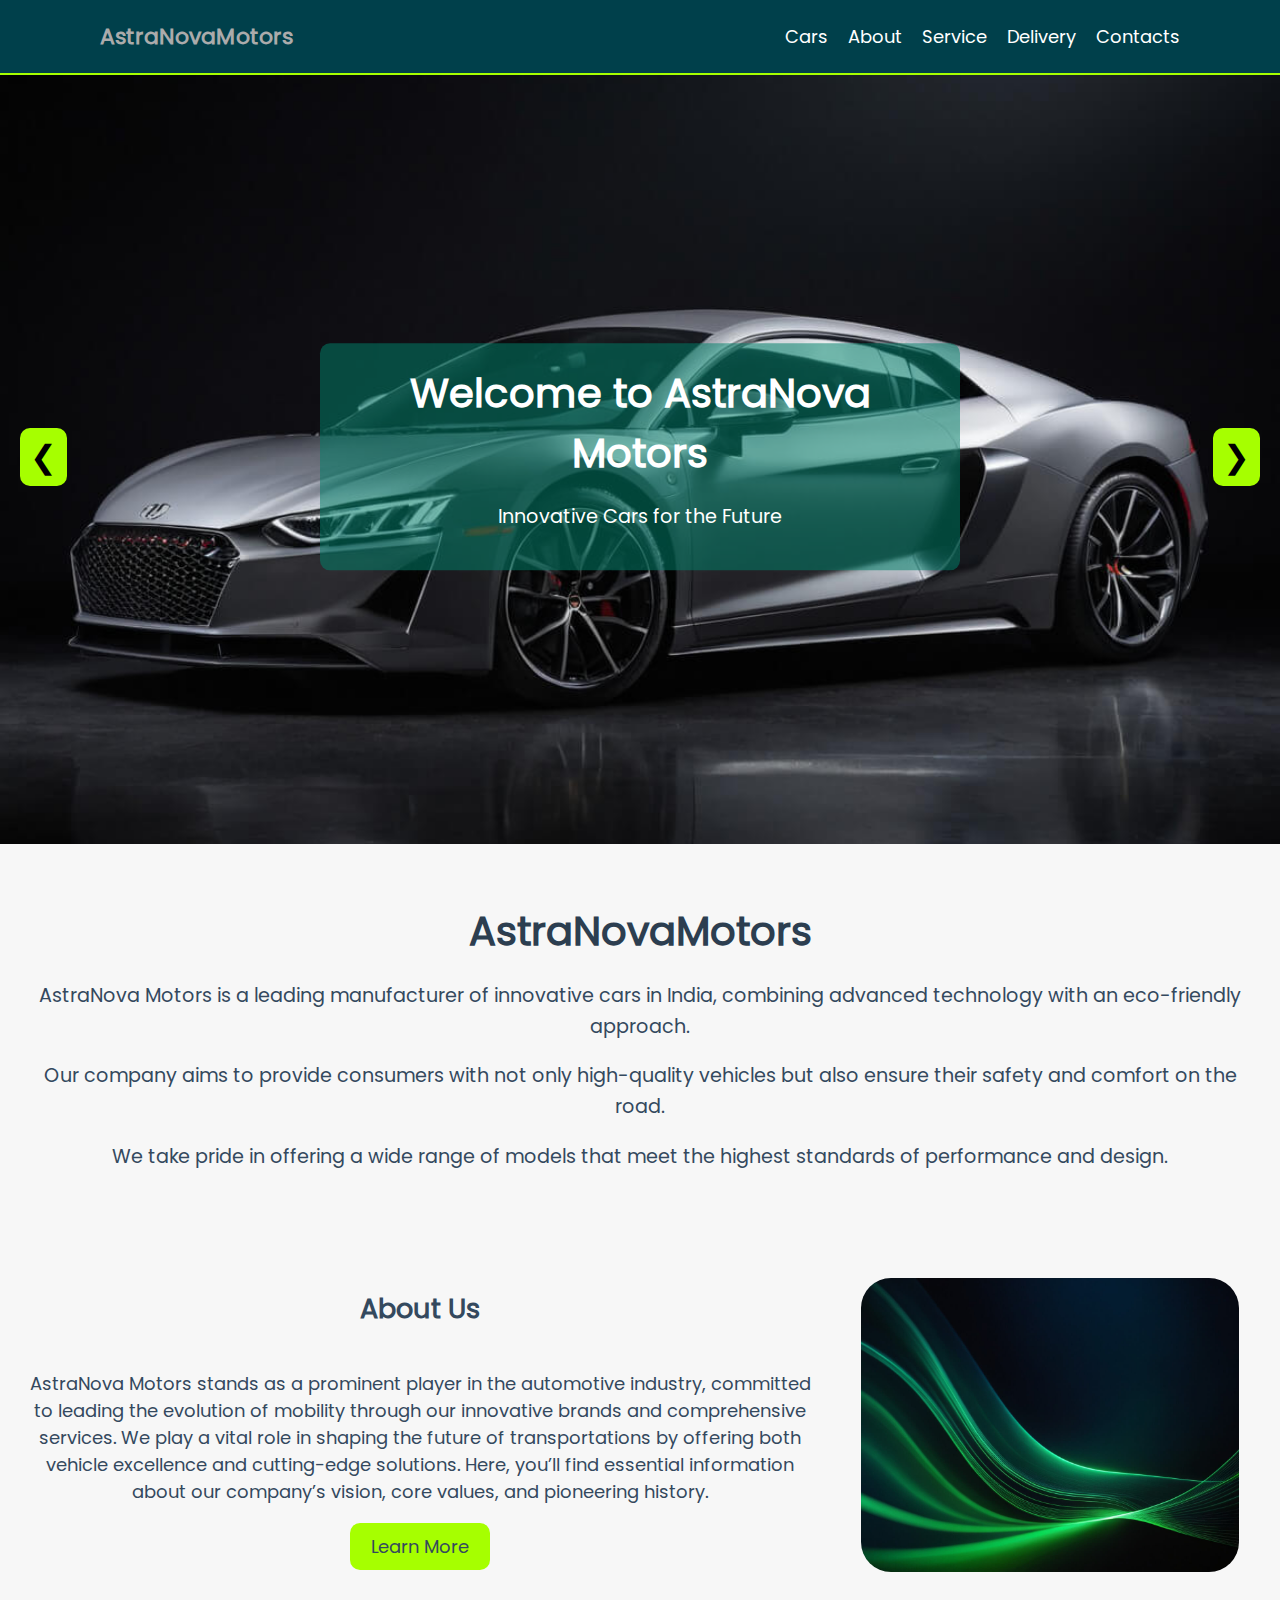
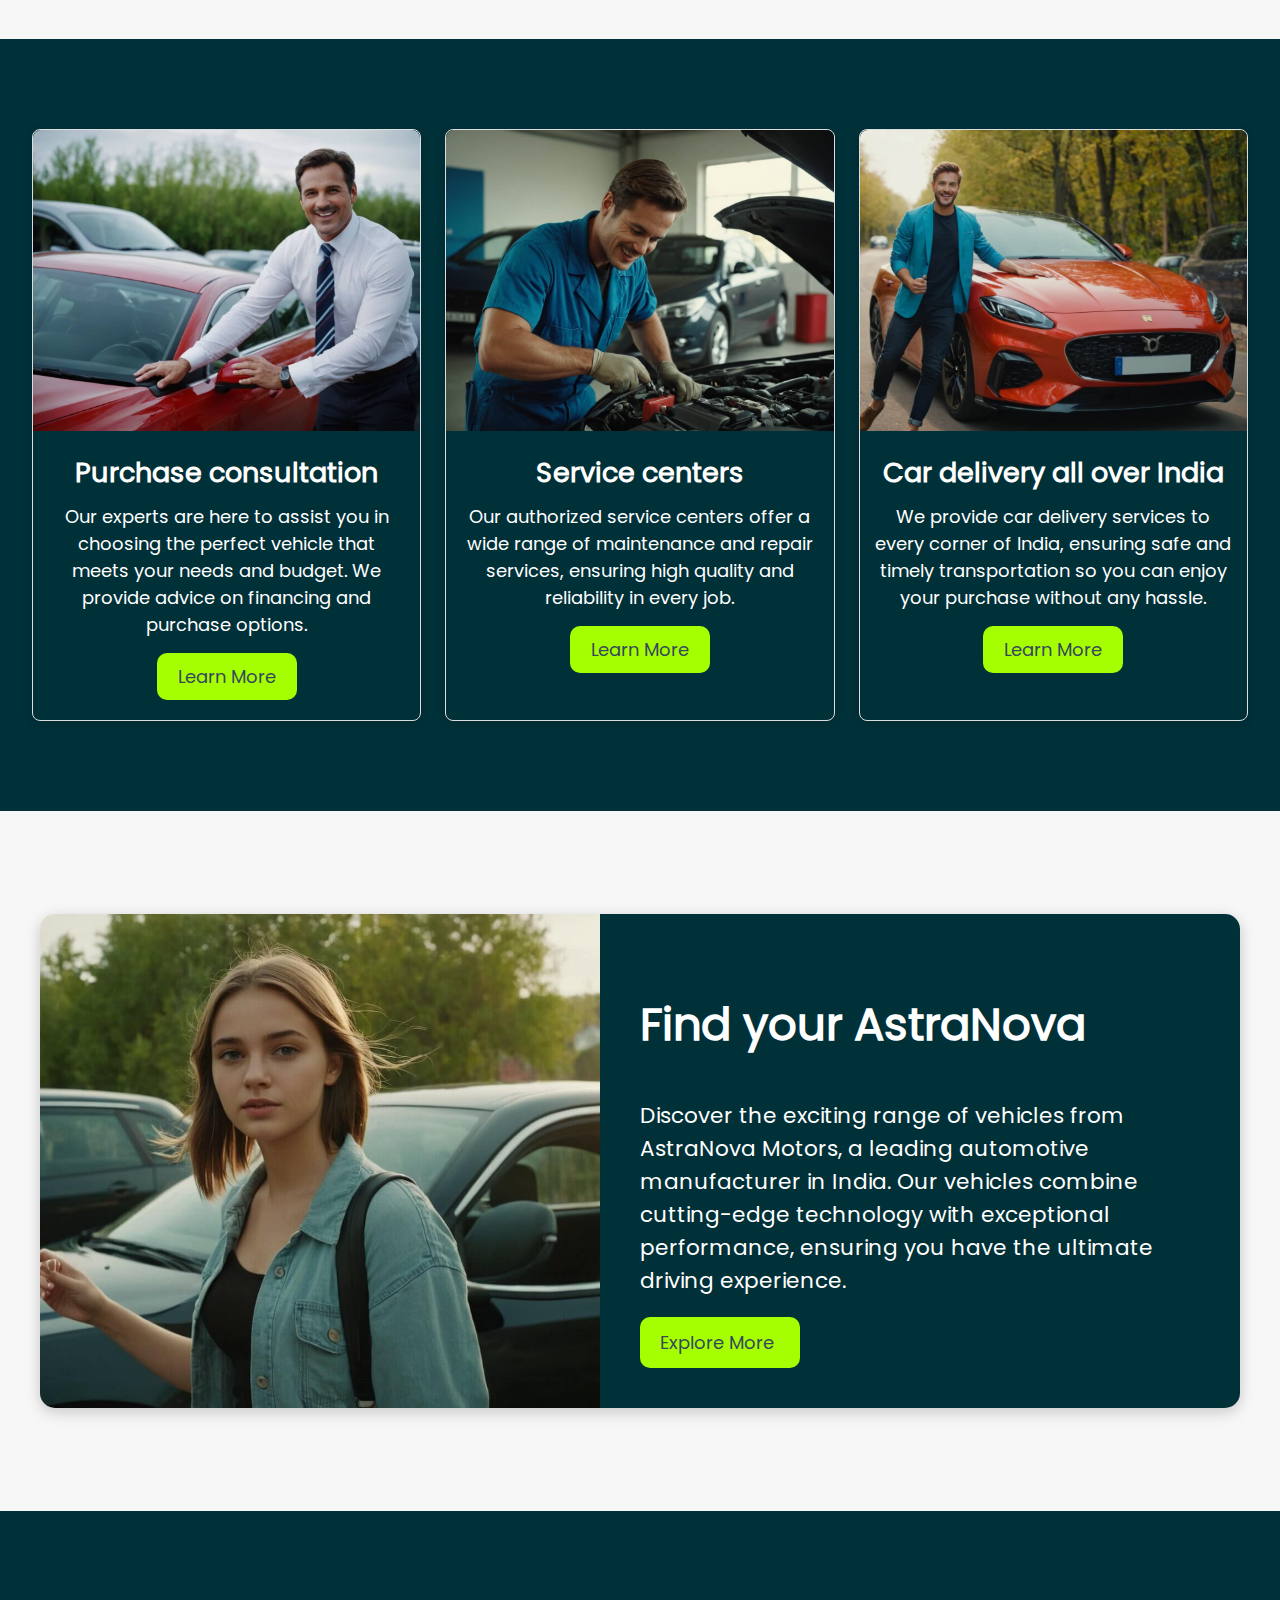
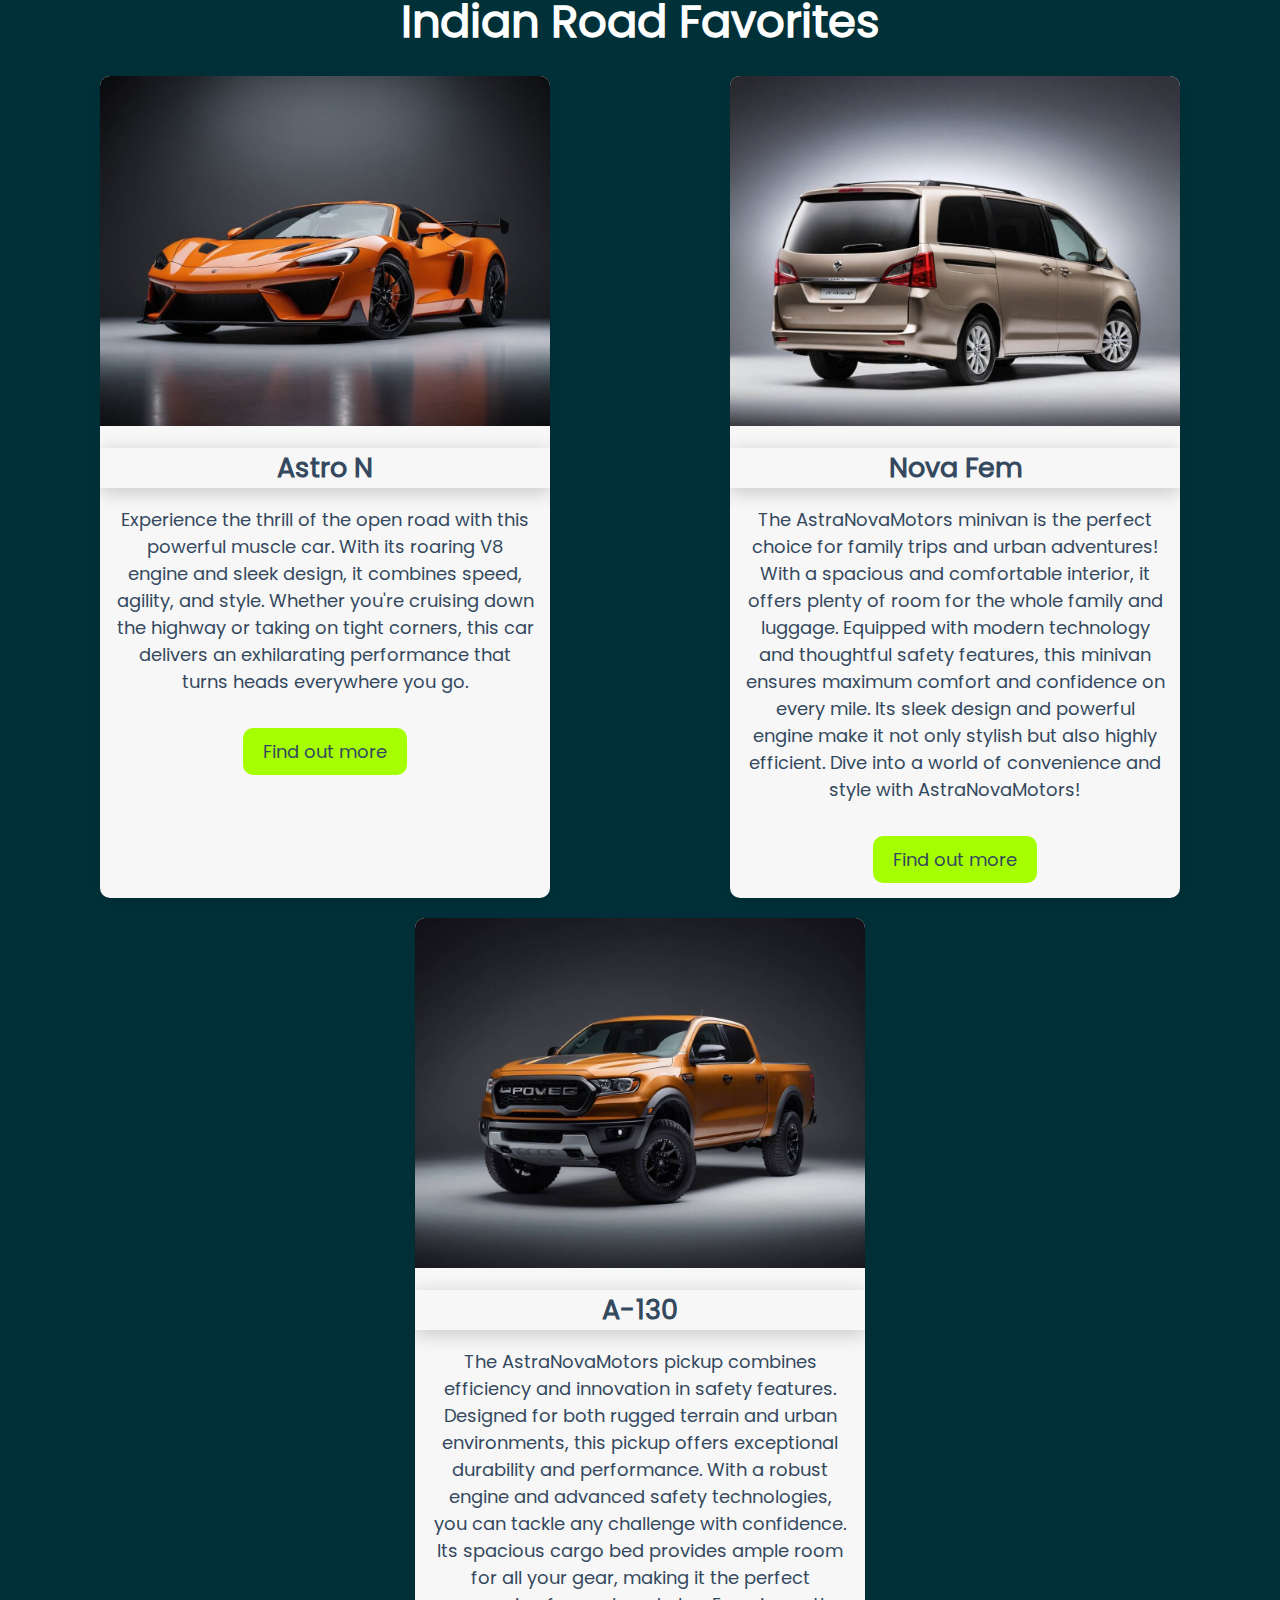
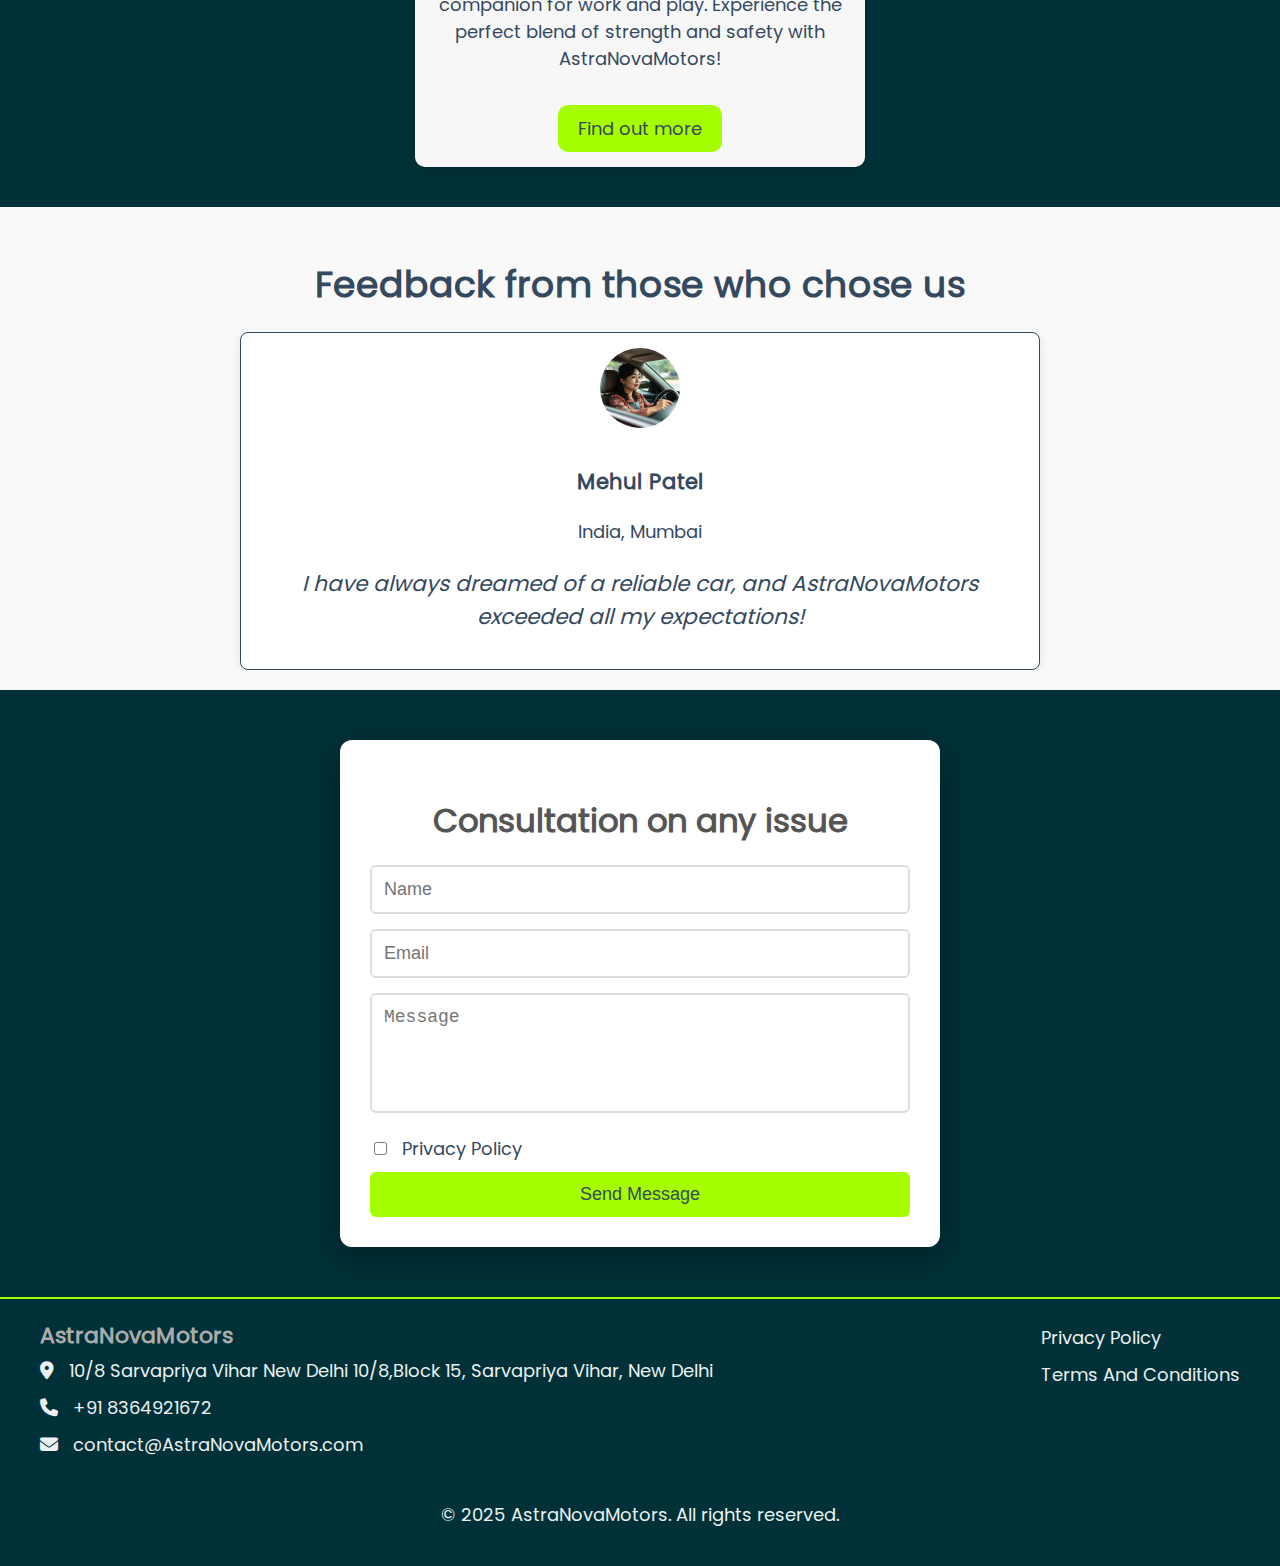
<file: index.html>
<!DOCTYPE html>
<html lang="en">
    <head>
        <meta charset="UTF-8" />
        <meta name="viewport" content="width=device-width, initial-scale=1.0" />
        <title>AstraNovaMotors - Innovative Cars for the Future</title>
        <meta
            name="description"
            content="AstraNova Motors brings you cutting-edge automotive technology and stylish designs. Discover our range of eco-friendly vehicles tailored for the Indian market."
        />        
        <link rel="stylesheet" href="fonts/fontawesome/css/all.min.css" />
        <link rel="icon" href="img/favicon.ico" />
        <link rel="stylesheet" href="css/style.css" />
        <script src="js/sliderHeader.js" defer></script>
        <script src="js/sliderReview.js" defer></script>
    </head>
    <body>
        <header class="header">
            <nav class="navigation">
                <a class="header-link" href="/">AstraNovaMotors</a>
                <ul class="nav-list">
                    <li class="nav-item">
                        <a class="nav-link" href="cars.html">Cars</a>
                    </li>
                    <li class="nav-item">
                        <a class="nav-link" href="about.html">About</a>
                    </li>
                    <li class="nav-item">
                        <a class="nav-link" href="service.html">Service</a>
                    </li>
                    <li class="nav-item">
                        <a class="nav-link" href="delivery.html">Delivery</a>
                    </li>
                    <li class="nav-item">
                        <a class="nav-link" href="/#form">Contacts</a>
                    </li>
                </ul>
            </nav>
        </header>

        <main class="main-content">

            <section class="slider-header">
                <div class="slider-header-content">
                    <div class="slide-header active-header">
                        <img src="img/header-slider/headr-slide-1.jpg" alt="Slide 1">
                        <div class="slide-header-text">
                            <h2>Welcome to AstraNova Motors</h2>
                            <p>Innovative Cars for the Future</p>
                        </div>
                    </div>
                    <div class="slide-header">
                        <img src="img/header-slider/headr-slide-2.jpg" alt="Slide 2">
                        <div class="slide-header-text">
                            <h2>Luxury and Performance</h2>
                            <p>Drive the change with our sustainable options.</p>
                        </div>
                    </div>
                    <div class="slide-header">
                        <img src="img/header-slider/headr-slide-3.jpg" alt="Slide 3">
                        <div class="slide-header-text">
                            <h2>Eco-Friendly Vehicles</h2>
                            <p>Experience elegance without compromising on power.</p>
                        </div>
                    </div>
                    <div class="slide-header">
                        <img src="img/header-slider/headr-slide-4.jpg" alt="Slide 4">
                        <div class="slide-header-text">
                            <h2>Advanced Technology</h2>
                            <p>Driving innovation for a smarter future.</p>
                        </div>
                    </div>
                    <div class="slide-header">
                        <img src="img/header-slider/headr-slide-5.jpg" alt="Slide 5">
                        <div class="slide-header-text">
                            <h2>Exceptional Safety</h2>
                            <p>Prioritizing your safety with state-of-the-art features.</p>
                        </div>
                    </div>
                    <div class="slide-header">
                        <img src="img/header-slider/headr-slide-6.jpg" alt="Slide 6">
                        <div class="slide-header-text">
                            <h2>Unmatched Comfort</h2>
                            <p>Experience the pinnacle of driving comfort.</p>
                        </div>
                    </div>
                </div>
                <button class="prev-header">❮</button>
                <button class="next-header">❯</button>
            </section>

            <section class="astranova-content">
                <div class="astranova-content-text">
                    <h1>AstraNovaMotors</h1>
                    <p>AstraNova Motors is a leading manufacturer of innovative cars in India, combining advanced technology with an eco-friendly approach.</p>
                    <p>Our company aims to provide consumers with not only high-quality vehicles but also ensure their safety and comfort on the road.</p>
                    <p>We take pride in offering a wide range of models that meet the highest standards of performance and design.</p>
                </div>
            </section>

            <section class="about-us-container">
                <div class="about-us-text">
                    <h2>About Us</h2>
                    <p>AstraNova Motors stands as a prominent player in the automotive industry, committed to leading the evolution of mobility through our innovative brands and comprehensive services. We play a vital role in shaping the future of transportations by offering both vehicle excellence and cutting-edge solutions. Here, you’ll find essential information about our company’s vision, core values, and pioneering history.</p>
                    <a href="about.html" class="about-button">Learn More</a>
                </div>
                <div class="about-us-image">
                    <img src="img/about-bg.jpg" alt="AstraNova Motors" />
                </div>
            </section>

            <section class="service-section">
                <div class="service">
                    <img src="img/service/service-1.jpg" alt="Service 1" class="service-image">
                    <h3 class="service-title">Purchase consultation</h3>
                    <p class="service-text">Our experts are here to assist you in choosing the perfect vehicle that meets your needs and budget. We provide advice on financing and purchase options.</p>
                    <a href="#form" class="service-button">Learn More</a>
                </div>
                <div class="service">
                    <img src="img/service/service-2.jpg" alt="Service 2" class="service-image">
                    <h3 class="service-title">Service centers</h3>
                    <p class="service-text">Our authorized service centers offer a wide range of maintenance and repair services, ensuring high quality and reliability in every job.</p>
                    <a href="service.html" class="service-button">Learn More</a>
                </div>
                <div class="service">
                    <img src="img/service/service-3.jpg" alt="Service 3" class="service-image">
                    <h3 class="service-title">Car delivery all over India</h3>
                    <p class="service-text">We provide car delivery services to every corner of India, ensuring safe and timely transportation so you can enjoy your purchase without any hassle.</p>
                    <a href="delivery.html" class="service-button">Learn More</a>
                </div>
            </section>
            
            <section class="hero-section">
                <div class="hero-card">
                    <div class="hero-image">
                        <img src="img/hero-img.jpg" alt="AstraNova Car">
                    </div>
                    <div class="hero-content">
                        <h2 class="hero-title">Find your AstraNova</h2>
                        <p class="hero-description">Discover the exciting range of vehicles from AstraNova Motors, a leading automotive manufacturer in India. Our vehicles combine cutting-edge technology with exceptional performance, ensuring you have the ultimate driving experience.</p>
                        <a href="cars.html" class="hero-button">Explore More</a>
                    </div>
                </div>
            </section>

            <section class="favorites-section">
                <h2 class="favorites-title">Indian Road Favorites</h2>
                <div class="favorites-container">
                    <div class="favorite-card">
                        <img src="img/favorite-1.jpg" alt="Model 1" class="favorite-image">
                        <h3 class="favorite-model">Astro N</h3>
                        <p class="favorite-description">Experience the thrill of the open road with this powerful muscle car. With its roaring V8 engine and sleek design, it combines speed, agility, and style. Whether you're cruising down the highway or taking on tight corners, this car delivers an exhilarating performance that turns heads everywhere you go.</p>
                        <a href="cars.html" class="favorite-button">Find out more</a>
                    </div>
                    <div class="favorite-card">
                        <img src="img/favorite-2.jpg" alt="Model 2" class="favorite-image">
                        <h3 class="favorite-model">Nova Fem</h3>
                        <p class="favorite-description">The AstraNovaMotors minivan is the perfect choice for family trips and urban adventures! With a spacious and comfortable interior, it offers plenty of room for the whole family and luggage. Equipped with modern technology and thoughtful safety features, this minivan ensures maximum comfort and confidence on every mile. Its sleek design and powerful engine make it not only stylish but also highly efficient. Dive into a world of convenience and style with AstraNovaMotors!</p>
                        <a href="cars.html" class="favorite-button">Find out more</a>
                    </div>
                    <div class="favorite-card">
                        <img src="img/favorite-3.jpg" alt="Model 3" class="favorite-image">
                        <h3 class="favorite-model">A-130</h3>
                        <p class="favorite-description">The AstraNovaMotors pickup combines efficiency and innovation in safety features. Designed for both rugged terrain and urban environments, this pickup offers exceptional durability and performance. With a robust engine and advanced safety technologies, you can tackle any challenge with confidence. Its spacious cargo bed provides ample room for all your gear, making it the perfect companion for work and play. Experience the perfect blend of strength and safety with AstraNovaMotors!</p>
                        <a href="cars.html" class="favorite-button">Find out more</a>
                    </div>
                </div>
            </section>

            <section class="testimonial-slider">
                <h2>Feedback from those who chose us</h2>
                <div class="testimonial-slider-content">
                    <div class="testimonial-slide">
                        <img src="img/reviews/review-1.jpg" alt="User 1" class="testimonial-user-photo">
                        <h3>Mehul Patel</h3>
                        <p class="testimonial-location">India, Mumbai</p>
                        <blockquote>I have always dreamed of a reliable car, and AstraNovaMotors exceeded all my expectations!</blockquote>
                    </div>
                    <div class="testimonial-slide">
                        <img src="img/reviews/review-2.jpg" alt="User 2" class="testimonial-user-photo">
                        <h3>Raj Singh</h3>
                        <p class="testimonial-location">India, Bengaluru</p>
                        <blockquote>AstraNovaMotors provided me with a comfortable minivan that is perfect for my family!</blockquote>
                    </div>
                    <div class="testimonial-slide">
                        <img src="img/reviews/review-3.jpg" alt="User 3" class="testimonial-user-photo">
                        <h3>Sneha Desai</h3>
                        <p class="testimonial-location">India, Ahmedabad</p>
                        <blockquote>The best driving experience ever! The features in my AstraNovaMotors car are top-notch!</blockquote>
                    </div>
                    <div class="testimonial-slide">
                        <img src="img/reviews/review-4.jpg" alt="User 4" class="testimonial-user-photo">
                        <h3>Aakash Kumar</h3>
                        <p class="testimonial-location">India, Chennai</p>
                        <blockquote>AstraNovaMotors transformed my daily commute into a joyride! Highly recommend!</blockquote>
                    </div>
                    <div class="testimonial-slide">
                        <img src="img/reviews/review-5.jpg" alt="User 5" class="testimonial-user-photo">
                        <h3>Priya Sharma</h3>
                        <p class="testimonial-location">India, Delhi</p>
                        <blockquote>The spacious interior of my AstraNovaMotors vehicle makes every trip comfortable!</blockquote>
                    </div>
                    <div class="testimonial-slide">
                        <img src="img/reviews/review-6.jpg" alt="User 6" class="testimonial-user-photo">
                        <h3>Vikram Reddy</h3>
                        <p class="testimonial-location">India, Hyderabad</p>
                        <blockquote>Exceptional quality and performance! AstraNovaMotors knows how to please their customers.</blockquote>
                    </div>
                    <div class="testimonial-slide">
                        <img src="img/reviews/review-7.jpg" alt="User 7" class="testimonial-user-photo">
                        <h3>Fatima Khan</h3>
                        <p class="testimonial-location">India, Jaipur</p>
                        <blockquote>I love the modern design and technology in my AstraNovaMotors car. It's truly a delight!</blockquote>
                    </div>
                    <div class="testimonial-slide">
                        <img src="img/reviews/review-8.jpg" alt="User 8" class="testimonial-user-photo">
                        <h3>Aarav Naik</h3>
                        <p class="testimonial-location">India, Pune</p>
                        <blockquote>My AstraNovaMotors minivan is perfect for family trips, super spacious and comfortable!</blockquote>
                    </div>
                    <div class="testimonial-slide">
                        <img src="img/reviews/review-9.jpg" alt="User 9" class="testimonial-user-photo">
                        <h3>Lakshmi Nair</h3>
                        <p class="testimonial-location">India, Kochi</p>
                        <blockquote>The customer service at AstraNovaMotors was outstanding! They truly care about their clients.</blockquote>
                    </div>
                    <div class="testimonial-slide">
                        <img src="img/reviews/review-10.jpg" alt="User 10" class="testimonial-user-photo">
                        <h3>Devansh Sethi</h3>
                        <p class="testimonial-location">India, Surat</p>
                        <blockquote>I'm totally in love with my new AstraNovaMotors model! The smooth ride is amazing.</blockquote>
                    </div>
                    <div class="testimonial-slide">
                        <img src="img/reviews/review-11.jpg" alt="User 11" class="testimonial-user-photo">
                        <h3>Sarita Mehta</h3>
                        <p class="testimonial-location">India, Chandigarh</p>
                        <blockquote>Excellent value for money! I’m very satisfied with my purchase from AstraNovaMotors.</blockquote>
                    </div>
                    <div class="testimonial-slide">
                        <img src="img/reviews/review-12.jpg" alt="User 12" class="testimonial-user-photo">
                        <h3>Rajesh Gupta</h3>
                        <p class="testimonial-location">India, Agra</p>
                        <blockquote>My AstraNovaMotors vehicle is not just a car, it’s an experience! Love it!</blockquote>
                    </div>
                    <div class="testimonial-slide">
                        <img src="img/reviews/review-13.jpg" alt="User 13" class="testimonial-user-photo">
                        <h3>Neha Joshi</h3>
                        <p class="testimonial-location">India, Lucknow</p>
                        <blockquote>AstraNovaMotors has set a new standard for quality in the automotive industry!</blockquote>
                    </div>
                    <div class="testimonial-slide">
                        <img src="img/reviews/review-14.jpg" alt="User 14" class="testimonial-user-photo">
                        <h3>Ravi Chandra</h3>
                        <p class="testimonial-location">India, Indore</p>
                        <blockquote>The best features I’ve ever had in a car! AstraNovaMotors is a game changer.</blockquote>
                    </div>
                    <div class="testimonial-slide">
                        <img src="img/reviews/review-15.jpg" alt="User 15" class="testimonial-user-photo">
                        <h3>Meera Raghavan</h3>
                        <p class="testimonial-location">India, Vijayawada</p>
                        <blockquote>With AstraNovaMotors, I feel safe and secure while driving. Highly recommend!</blockquote>
                    </div>
                    <div class="testimonial-slide">
                        <img src="img/reviews/review-16.jpg" alt="User 16" class="testimonial-user-photo">
                        <h3>Siddharth Kapoor</h3>
                        <p class="testimonial-location">India, New Delhi</p>
                        <blockquote>My AstraNovaMotors car is efficient and stylish! Great mileage and performance.</blockquote>
                    </div>
                    <div class="testimonial-slide">
                        <img src="img/reviews/review-17.jpg" alt="User 17" class="testimonial-user-photo">
                        <h3>Nikita Agarwal</h3>
                        <p class="testimonial-location">India, Bhopal</p>
                        <blockquote>AstraNovaMotors combines luxury with affordability! It’s the perfect blend.</blockquote>
                    </div>
                    <div class="testimonial-slide">
                        <img src="img/reviews/review-18.jpg" alt="User 18" class="testimonial-user-photo">
                        <h3>Arjun Yadav</h3>
                        <p class="testimonial-location">India, Nashik</p>
                        <blockquote>My experience with AstraNovaMotors has been nothing short of fantastic! Truly satisfied.</blockquote>
                    </div>
                    <div class="testimonial-slide">
                        <img src="img/reviews/review-19.jpg" alt="User 19" class="testimonial-user-photo">
                        <h3>Ritika Soni</h3>
                        <p class="testimonial-location">India, Kanpur</p>
                        <blockquote>Every feature in my AstraNovaMotors vehicle is designed with the user in mind. Love it!</blockquote>
                    </div>
                    <div class="testimonial-slide">
                        <img src="img/reviews/review-20.jpg" alt="User 20" class="testimonial-user-photo">
                        <h3>Anil Kapoor</h3>
                        <p class="testimonial-location">India, Delhi</p>
                        <blockquote>The best driving experience ever! I am thrilled with my new AstraNovaMotors car.</blockquote>
                    </div>
                </div>
            </section>

            <section class="form" id="form">
                <h2 class="heading-form">Consultation on any issue</h2>
            
                <form action="thanks_form.php" method="POST">
                    <input class="box" name="name" type="text" placeholder="Name" required>
                    <input class="box" type="email" name="email" placeholder="Email" required>
                    <textarea name="message" placeholder="Message" class="box" id="" cols="30" rows="10"></textarea>
                    <div>
                        <label for="accept-input">
                            <input value="on" name="privacy" class="contact-form__checkbox" id="accept-input" type="checkbox" required>
                            <a class="privacy-link" href="privacy-policy.html">Privacy Policy</a>
                        </label>
                    </div>
                    <input type="submit" value="Send Message" class="btn">
                </form>
            </section>

        </main>

        <footer class="footer">
            <div class="footer-container">
                <div class="footer-info">
                    <a class="footer-link" href="/">AstraNovaMotors</a>
                    <a class="contact-footer" href="https://maps.app.goo.gl/JV4D3udkMR4UjnnQ8" target="_blank"><i class="fas fa-map-marker-alt"></i> 10/8 Sarvapriya Vihar New Delhi 10/8,Block 15, Sarvapriya Vihar, New Delhi</a>
                    <a class="contact-footer" href="tel:+91 8364921672"><i class="fas fa-phone"></i> +91 8364921672</a>
                    <a class="contact-footer" href="mailto:contact@AstraNovaMotors.com"><i class="fas fa-envelope"></i> contact@AstraNovaMotors.com</a>
                </div>
                <div class="footer-links">
                    <a href="privacy-policy.html">Privacy Policy</a>
                    <a href="terms-conditions.html">Terms And Conditions</a>
                </div>
                <div class="footer-bottom">
                    <p>&copy; 2025 AstraNovaMotors. All rights reserved.</p>
                </div>
            </div>
        </footer>
        
    </body>
</html>
</file>
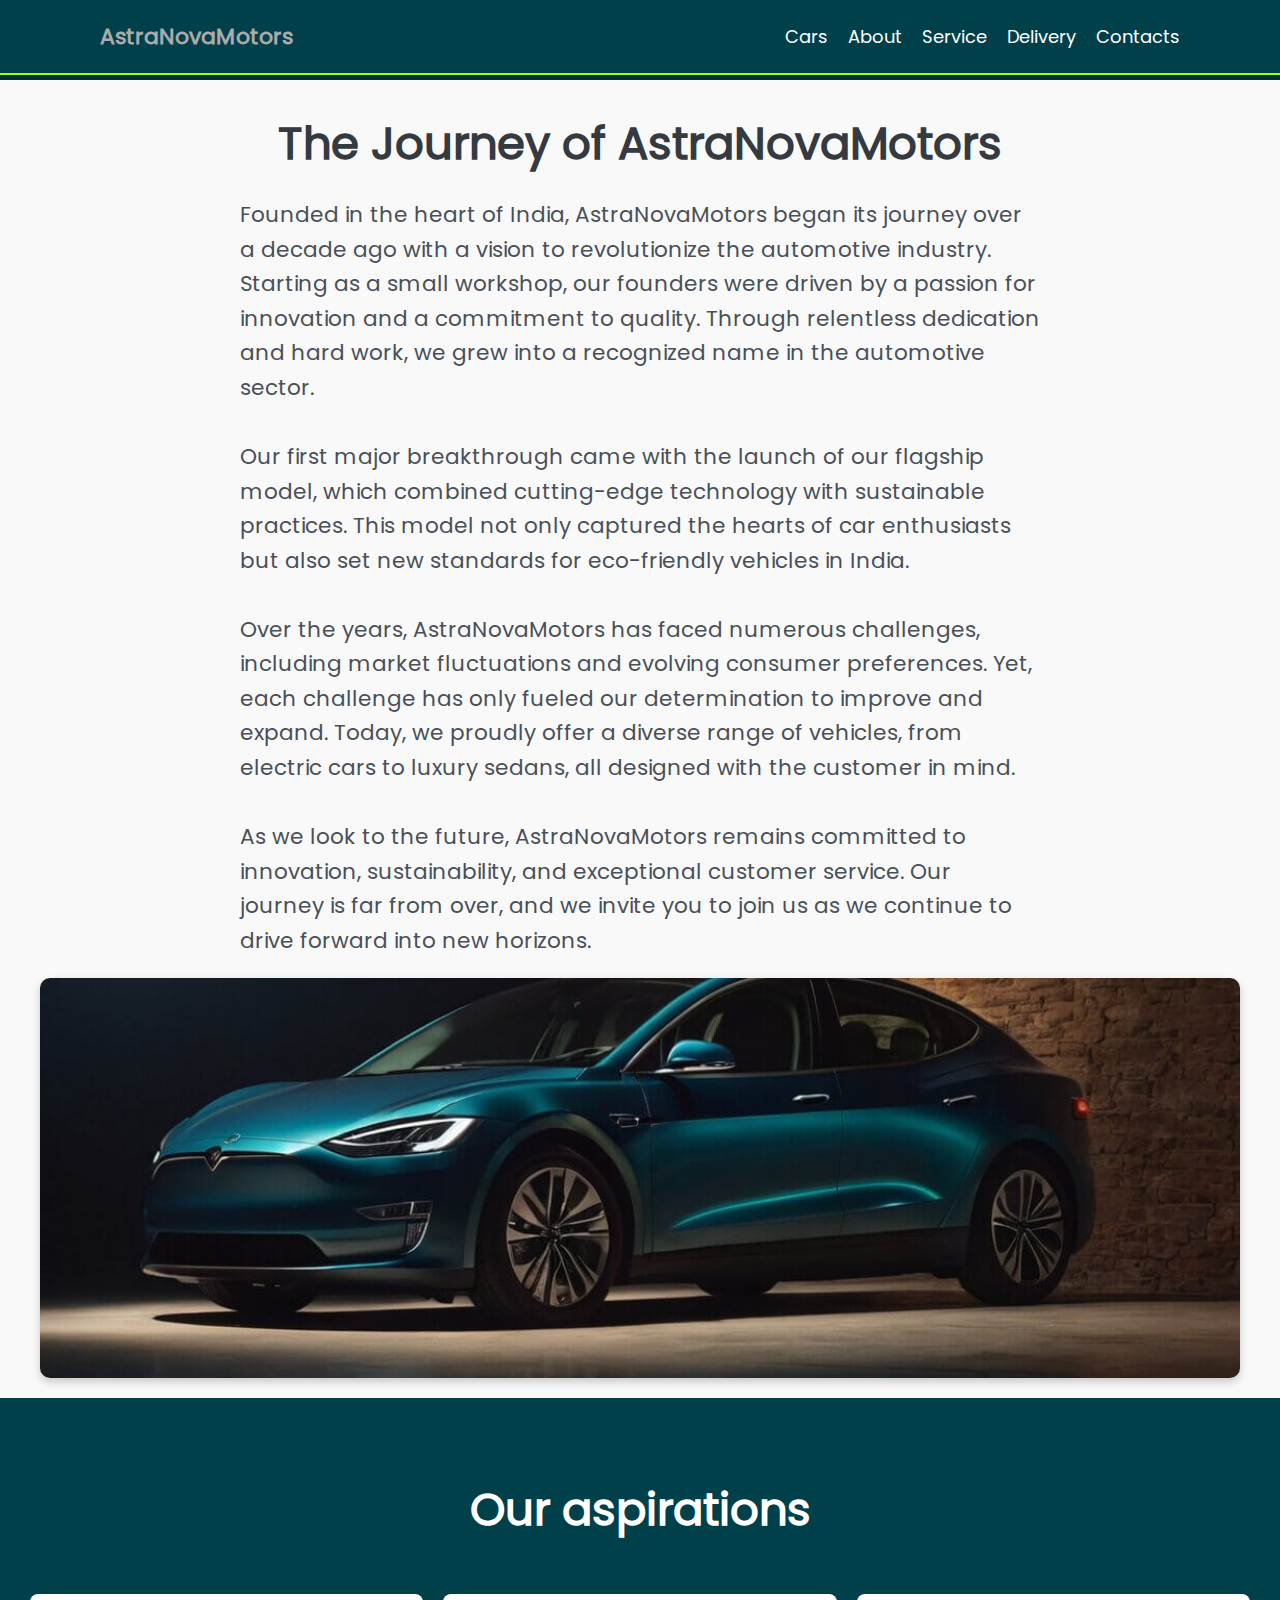
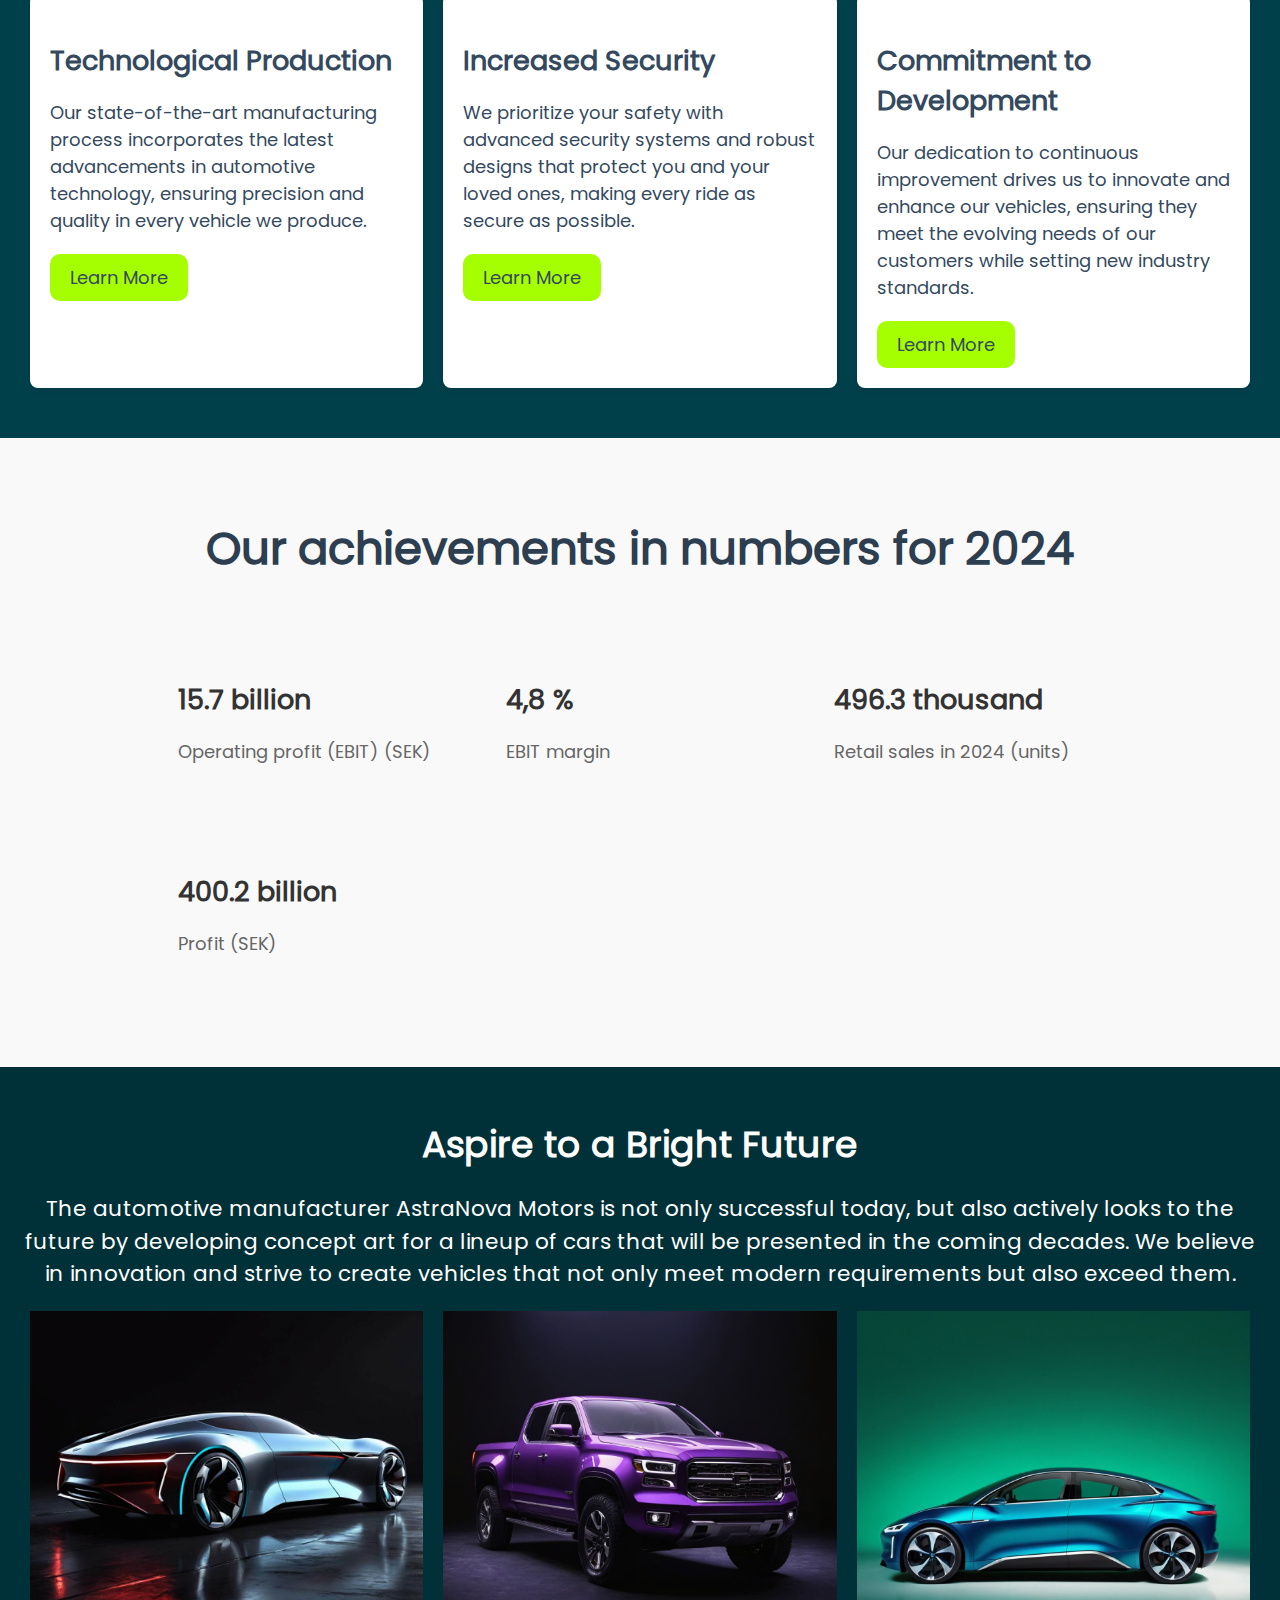
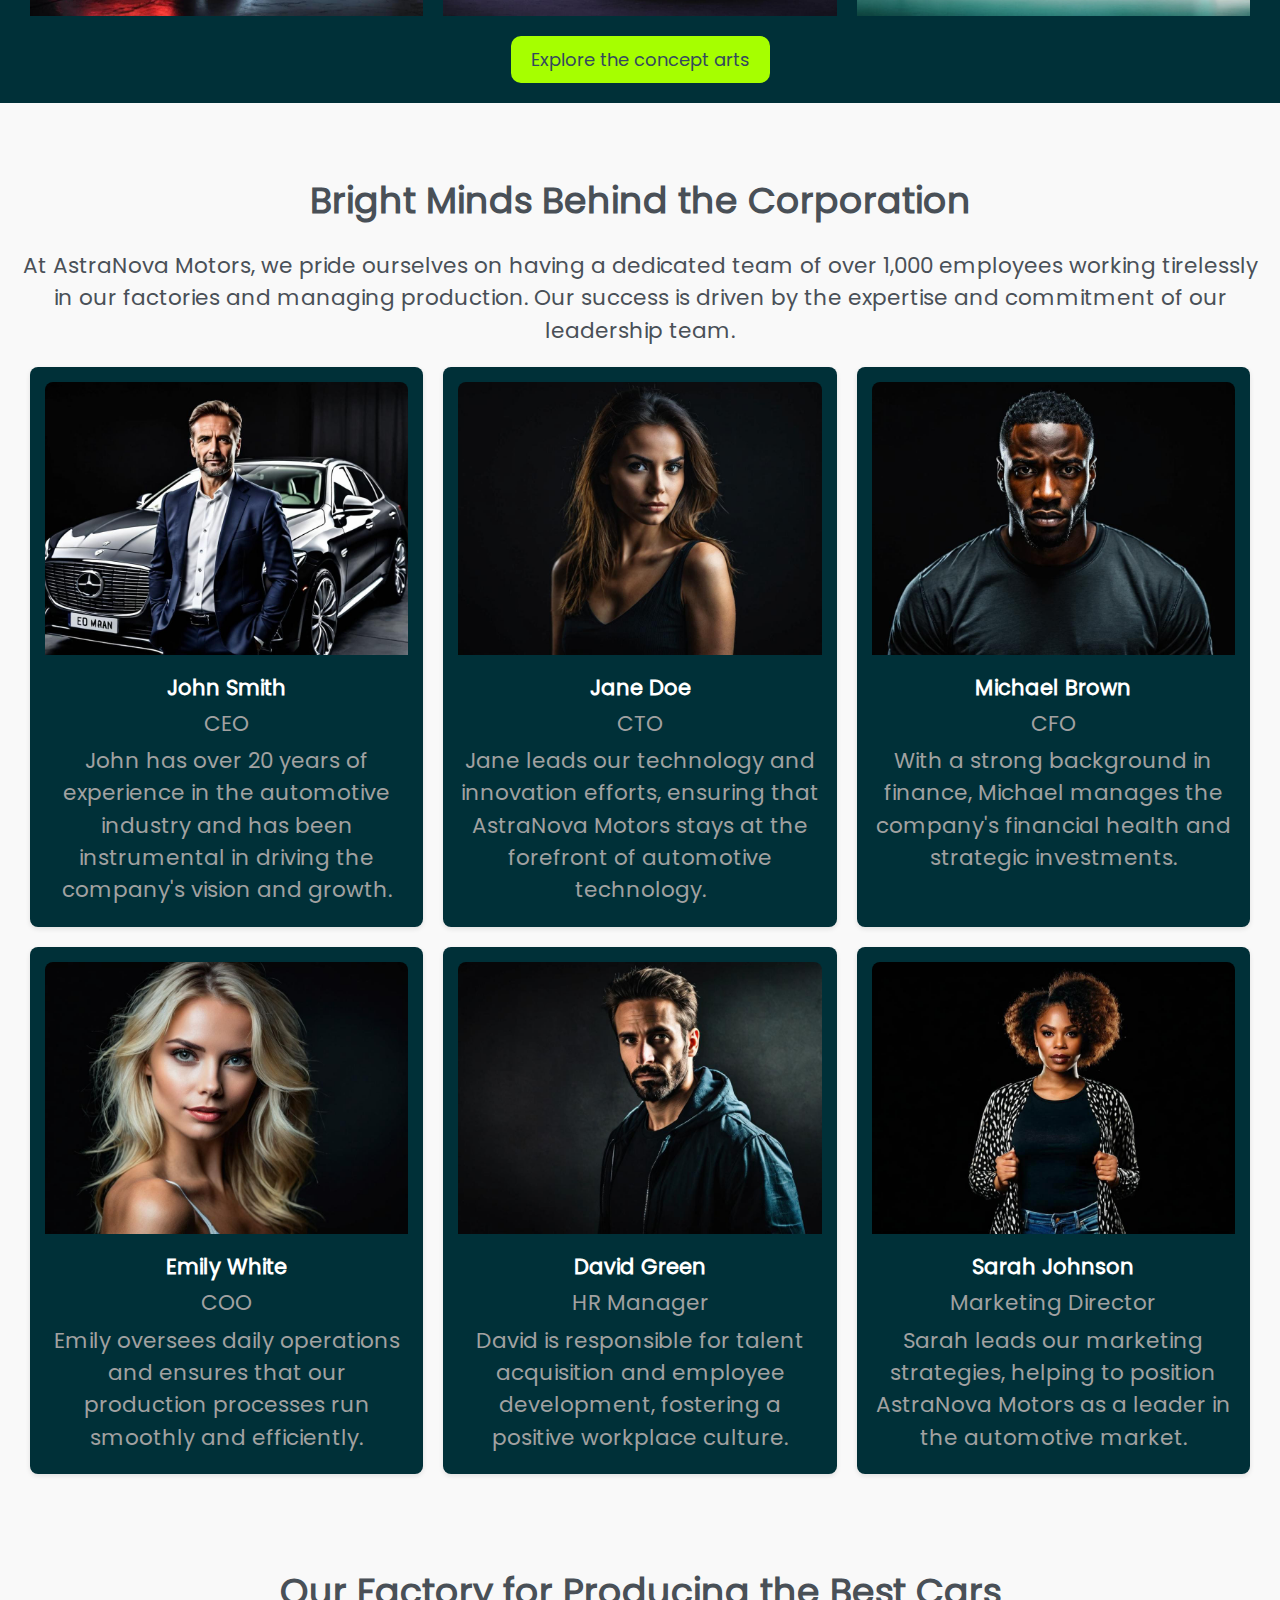
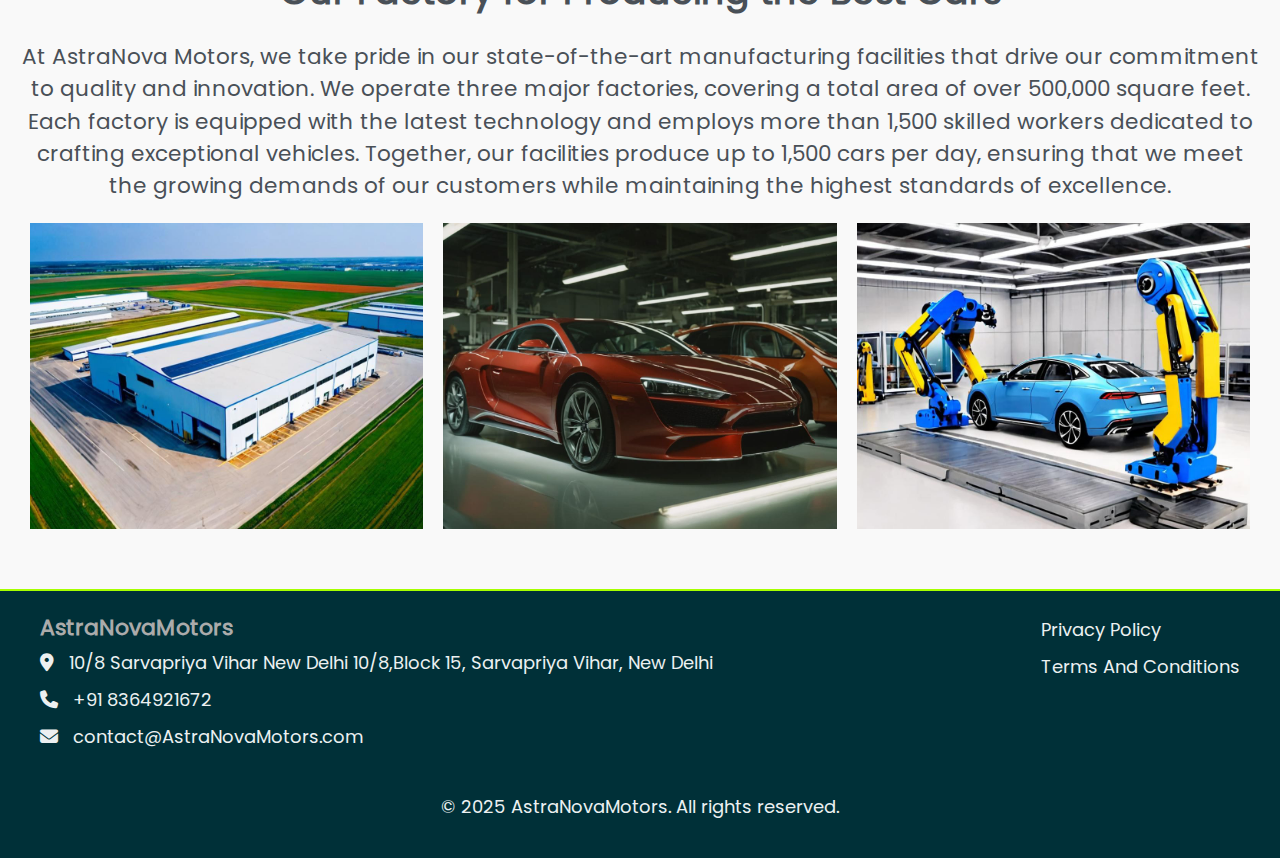
<file: about.html>
<!DOCTYPE html>
<html lang="en">
    <head>
        <meta charset="UTF-8" />
        <meta name="viewport" content="width=device-width, initial-scale=1.0" />
        <title>AstraNova Motors - About Us</title>
        <meta
            name="description"
            content="AstraNova Motors is a leading automotive manufacturer committed to innovation, environmental responsibility, and high quality. Learn about our mission, vision, and achievements that make us unique in the automotive industry."
        />      
        <link rel="stylesheet" href="fonts/fontawesome/css/all.min.css" />
        <link rel="icon" href="img/favicon.ico" />
        <link rel="stylesheet" href="css/style.css" />
    </head>
    <body>
        <header class="header">
            <nav class="navigation">
                <a class="header-link" href="/">AstraNovaMotors</a>
                <ul class="nav-list">
                    <li class="nav-item">
                        <a class="nav-link" href="cars.html">Cars</a>
                    </li>
                    <li class="nav-item">
                        <a class="nav-link" href="about.html">About</a>
                    </li>
                    <li class="nav-item">
                        <a class="nav-link" href="service.html">Service</a>
                    </li>
                    <li class="nav-item">
                        <a class="nav-link" href="delivery.html">Delivery</a>
                    </li>
                    <li class="nav-item">
                        <a class="nav-link" href="/#form">Contacts</a>
                    </li>
                </ul>
            </nav>
        </header>

        <main class="about">

            <section class="company-history">
                <h1 class="about-title">The Journey of AstraNovaMotors</h1>
                <p class="about-text">
                    Founded in the heart of India, AstraNovaMotors began its journey over a decade ago with a vision to revolutionize the automotive industry. Starting as a small workshop, our founders were driven by a passion for innovation and a commitment to quality. Through relentless dedication and hard work, we grew into a recognized name in the automotive sector.
                    <br><br>
                    Our first major breakthrough came with the launch of our flagship model, which combined cutting-edge technology with sustainable practices. This model not only captured the hearts of car enthusiasts but also set new standards for eco-friendly vehicles in India.
                    <br><br>
                    Over the years, AstraNovaMotors has faced numerous challenges, including market fluctuations and evolving consumer preferences. Yet, each challenge has only fueled our determination to improve and expand. Today, we proudly offer a diverse range of vehicles, from electric cars to luxury sedans, all designed with the customer in mind.
                    <br><br>
                    As we look to the future, AstraNovaMotors remains committed to innovation, sustainability, and exceptional customer service. Our journey is far from over, and we invite you to join us as we continue to drive forward into new horizons.
                </p>
                <div class="electro-car-history"></div>
            </section>

            <section class="features-section">
                <h2 class="features-title">Our aspirations</h2>
                <div class="features-container">
                    <div class="feature-item">
                        <h3 class="feature-title">Technological Production</h3>
                        <p class="feature-text">
                            Our state-of-the-art manufacturing process incorporates the latest advancements in automotive technology, ensuring precision and quality in every vehicle we produce.
                        </p>
                        <a href="#factory" class="feature-button">Learn More</a>
                    </div>
                
                    <div class="feature-item">
                        <h3 class="feature-title">Increased Security</h3>
                        <p class="feature-text">
                            We prioritize your safety with advanced security systems and robust designs that protect you and your loved ones, making every ride as secure as possible.
                        </p>
                        <a href="service.html" class="feature-button">Learn More</a>
                    </div>
                
                    <div class="feature-item">
                        <h3 class="feature-title">Commitment to Development</h3>
                        <p class="feature-text">
                            Our dedication to continuous improvement drives us to innovate and enhance our vehicles, ensuring they meet the evolving needs of our customers while setting new industry standards.
                        </p>
                        <a href="#future" class="feature-button">Learn More</a>
                    </div>
                </div>
            </section>

            <section class="achievements-section">
                <h2 class="achievements-title">Our achievements in numbers for 2024</h2>
                <div class="achievements-container">
                    <div class="achievement-item">
                        <h3 class="achievement-title">15.7 billion</h3>
                        <p class="achievement-text">Operating profit (EBIT) (SEK)</p>
                    </div>
                    <div class="achievement-item">
                        <h3 class="achievement-title">4,8 %</h3>
                        <p class="achievement-text">EBIT margin</p>
                    </div>
                    <div class="achievement-item">
                        <h3 class="achievement-title">496.3 thousand</h3>
                        <p class="achievement-text">Retail sales in 2024 (units)</p>
                    </div>
                    <div class="achievement-item">
                        <h3 class="achievement-title">400.2 billion</h3>
                        <p class="achievement-text">Profit (SEK)</p>
                    </div>
                </div>
            </section>

            <section class="future-vision" id="future">
                <h2>Aspire to a Bright Future</h2>
                <p>
                    The automotive manufacturer AstraNova Motors is not only successful today, but also actively looks to the future by developing concept art for a lineup of cars that will be presented in the coming decades. We believe in innovation and strive to create vehicles that not only meet modern requirements but also exceed them.
                </p>
                
                <div class="image-row">
                    <img src="img/concept/concept-2.jpg" alt="Concept car art 1">
                    <img src="img/concept/concept-30.jpg" alt="Concept car art 2">
                    <img src="img/concept/concept-12.jpg" alt="Concept car art 3">
                </div>
                
                <a href="concept.html" class="concept-button">Explore the concept arts</a>
            </section>

            <section class="team-section">
                <h2>Bright Minds Behind the Corporation</h2>
                <p>
                    At AstraNova Motors, we pride ourselves on having a dedicated team of over 1,000 employees working tirelessly in our factories and managing production. Our success is driven by the expertise and commitment of our leadership team.
                </p>
                
                <div class="team-cards">
                    <div class="card">
                        <img src="img/personal/personal-1.jpg" alt="Director">
                        <h3>John Smith</h3>
                        <p>CEO</p>
                        <p>John has over 20 years of experience in the automotive industry and has been instrumental in driving the company's vision and growth.</p>
                    </div>
                    <div class="card">
                        <img src="img/personal/personal-2.jpg" alt="CTO">
                        <h3>Jane Doe</h3>
                        <p>CTO</p>
                        <p>Jane leads our technology and innovation efforts, ensuring that AstraNova Motors stays at the forefront of automotive technology.</p>
                    </div>
                    <div class="card">
                        <img src="img/personal/personal-3.jpg" alt="CFO">
                        <h3>Michael Brown</h3>
                        <p>CFO</p>
                        <p>With a strong background in finance, Michael manages the company's financial health and strategic investments.</p>
                    </div>
                    <div class="card">
                        <img src="img/personal/personal-4.jpg" alt="COO">
                        <h3>Emily White</h3>
                        <p>COO</p>
                        <p>Emily oversees daily operations and ensures that our production processes run smoothly and efficiently.</p>
                    </div>
                    <div class="card">
                        <img src="img/personal/personal-5.jpg" alt="HR Manager">
                        <h3>David Green</h3>
                        <p>HR Manager</p>
                        <p>David is responsible for talent acquisition and employee development, fostering a positive workplace culture.</p>
                    </div>
                    <div class="card">
                        <img src="img/personal/personal-6.jpg" alt="Marketing Director">
                        <h3>Sarah Johnson</h3>
                        <p>Marketing Director</p>
                        <p>Sarah leads our marketing strategies, helping to position AstraNova Motors as a leader in the automotive market.</p>
                    </div>
                </div>
            </section>

            <section class="factory-info" id="factory">
                <h2>Our Factory for Producing the Best Cars</h2>
                <p>
                    At AstraNova Motors, we take pride in our state-of-the-art manufacturing facilities that drive our commitment to quality and innovation. We operate three major factories, covering a total area of over 500,000 square feet. Each factory is equipped with the latest technology and employs more than 1,500 skilled workers dedicated to crafting exceptional vehicles. Together, our facilities produce up to 1,500 cars per day, ensuring that we meet the growing demands of our customers while maintaining the highest standards of excellence.
                </p>
                
                <div class="image-row">
                    <img src="img/factory/factory-1.jpg" alt="Factory image 1">
                    <img src="img/factory/factory-2.jpg" alt="Factory image 2">
                    <img src="img/factory/factory-3.jpg" alt="Factory image 3">
                </div>
                
            </section>

        </main>

        <footer class="footer">
            <div class="footer-container">
                <div class="footer-info">
                    <a class="footer-link" href="/">AstraNovaMotors</a>
                    <a class="contact-footer" href="https://maps.app.goo.gl/JV4D3udkMR4UjnnQ8" target="_blank"><i class="fas fa-map-marker-alt"></i> 10/8 Sarvapriya Vihar New Delhi 10/8,Block 15, Sarvapriya Vihar, New Delhi</a>
                    <a class="contact-footer" href="tel:+91 8364921672"><i class="fas fa-phone"></i> +91 8364921672</a>
                    <a class="contact-footer" href="mailto:contact@AstraNovaMotors.com"><i class="fas fa-envelope"></i> contact@AstraNovaMotors.com</a>
                </div>
                <div class="footer-links">
                    <a href="privacy-policy.html">Privacy Policy</a>
                    <a href="terms-conditions.html">Terms And Conditions</a>
                </div>
                <div class="footer-bottom">
                    <p>&copy; 2025 AstraNovaMotors. All rights reserved.</p>
                </div>
            </div>
        </footer>
        
    </body>
</html>
</file>
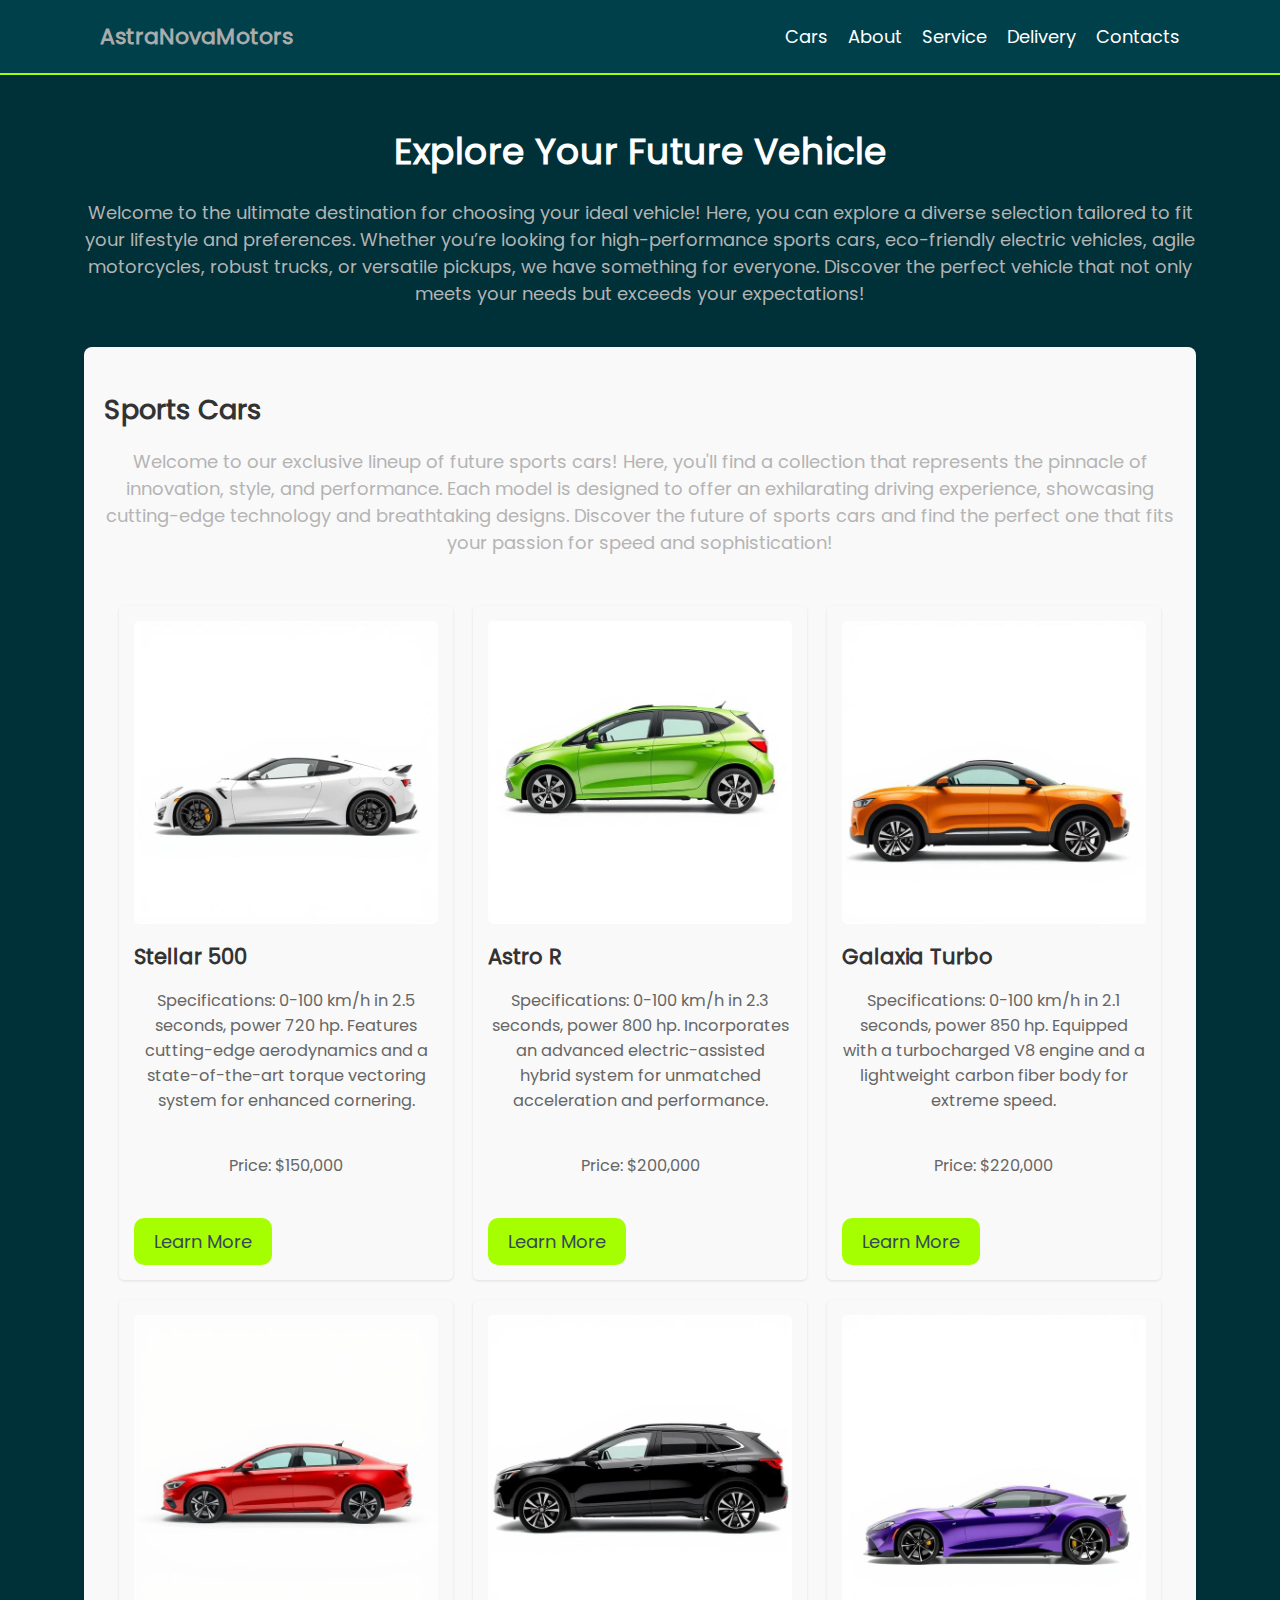
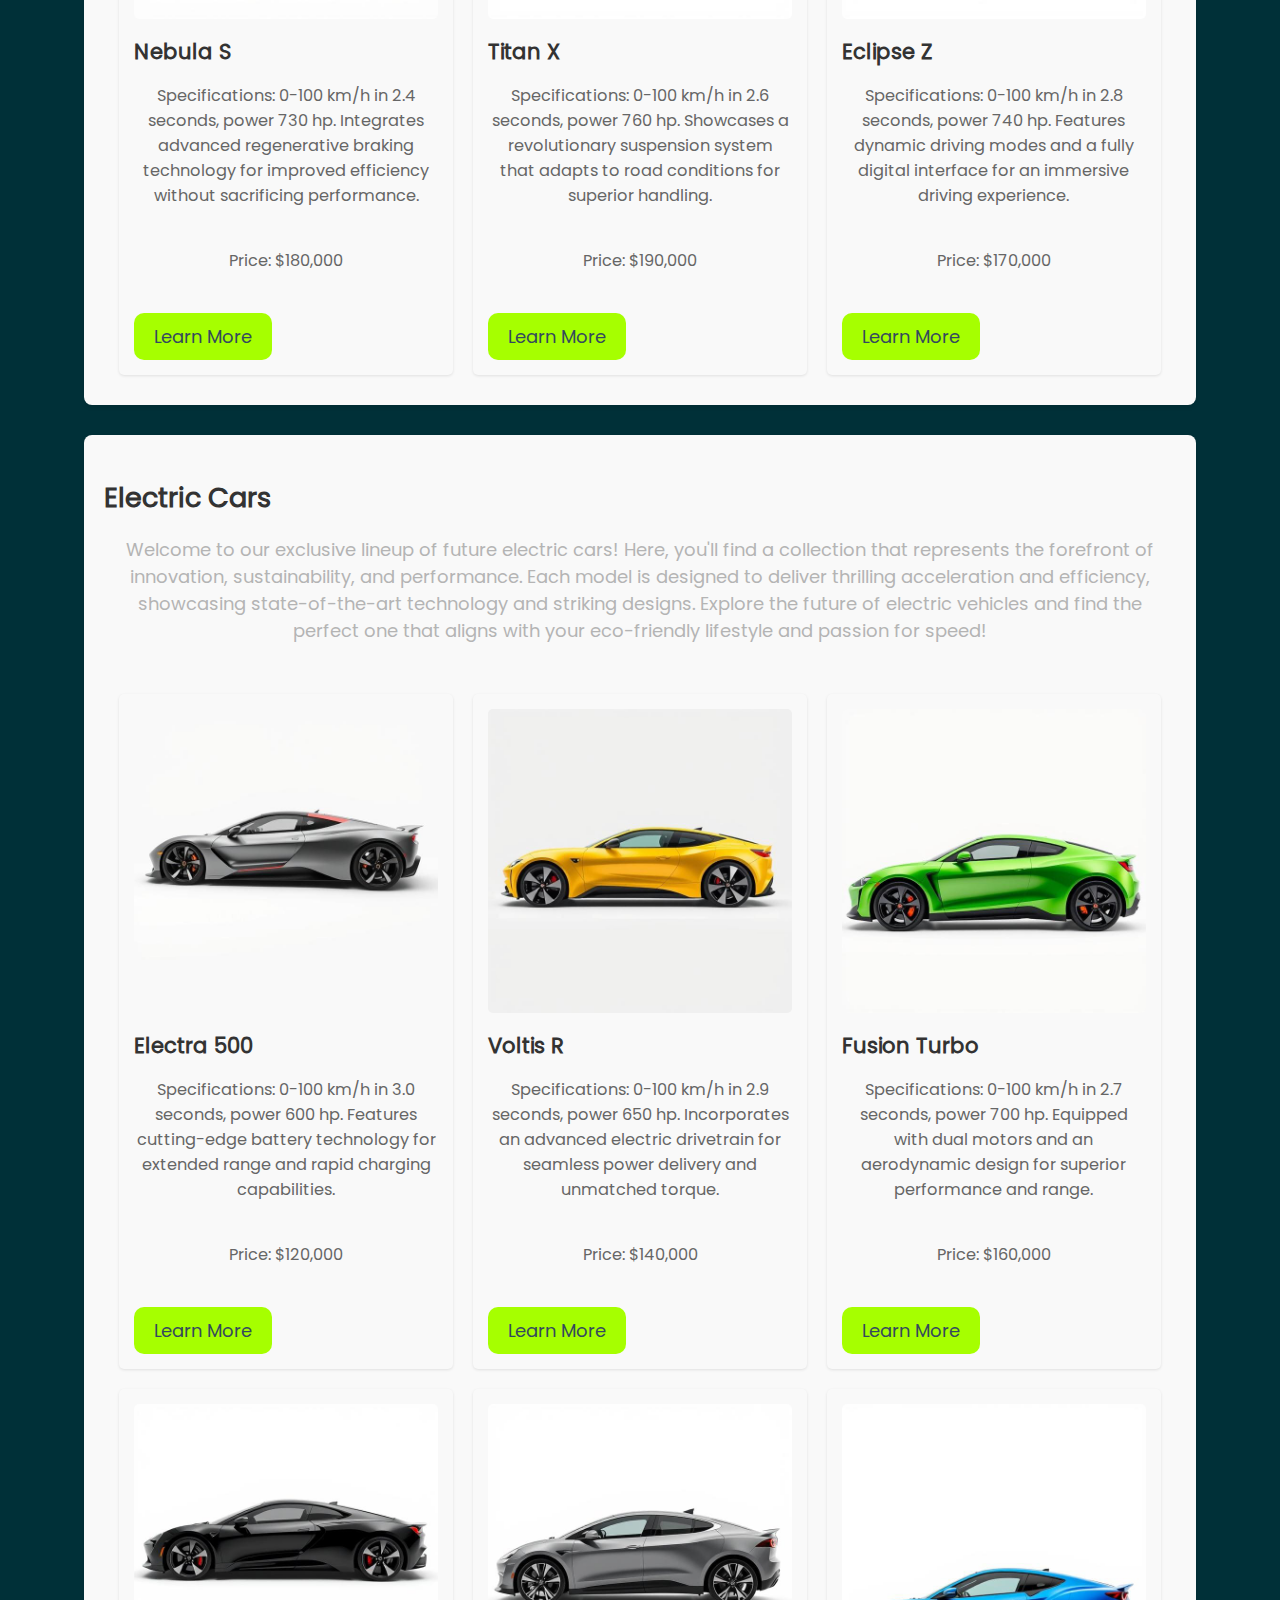
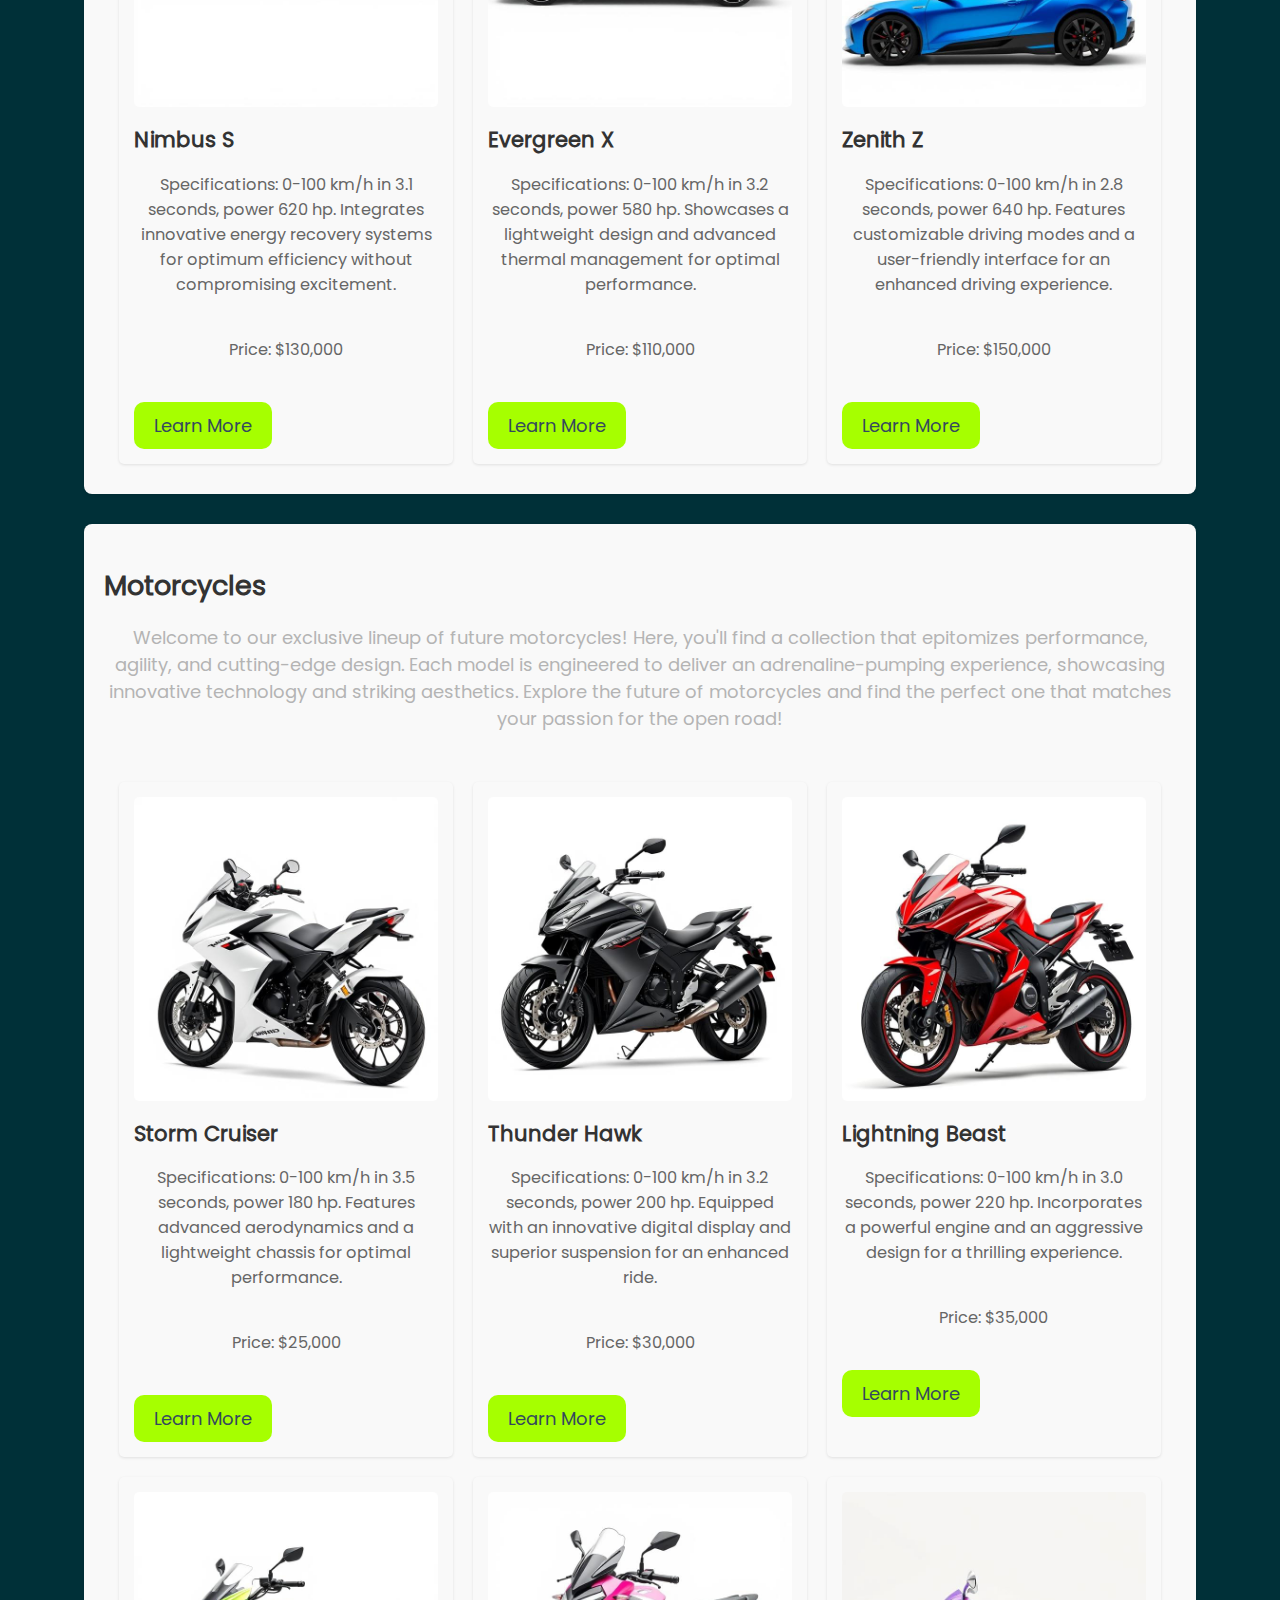
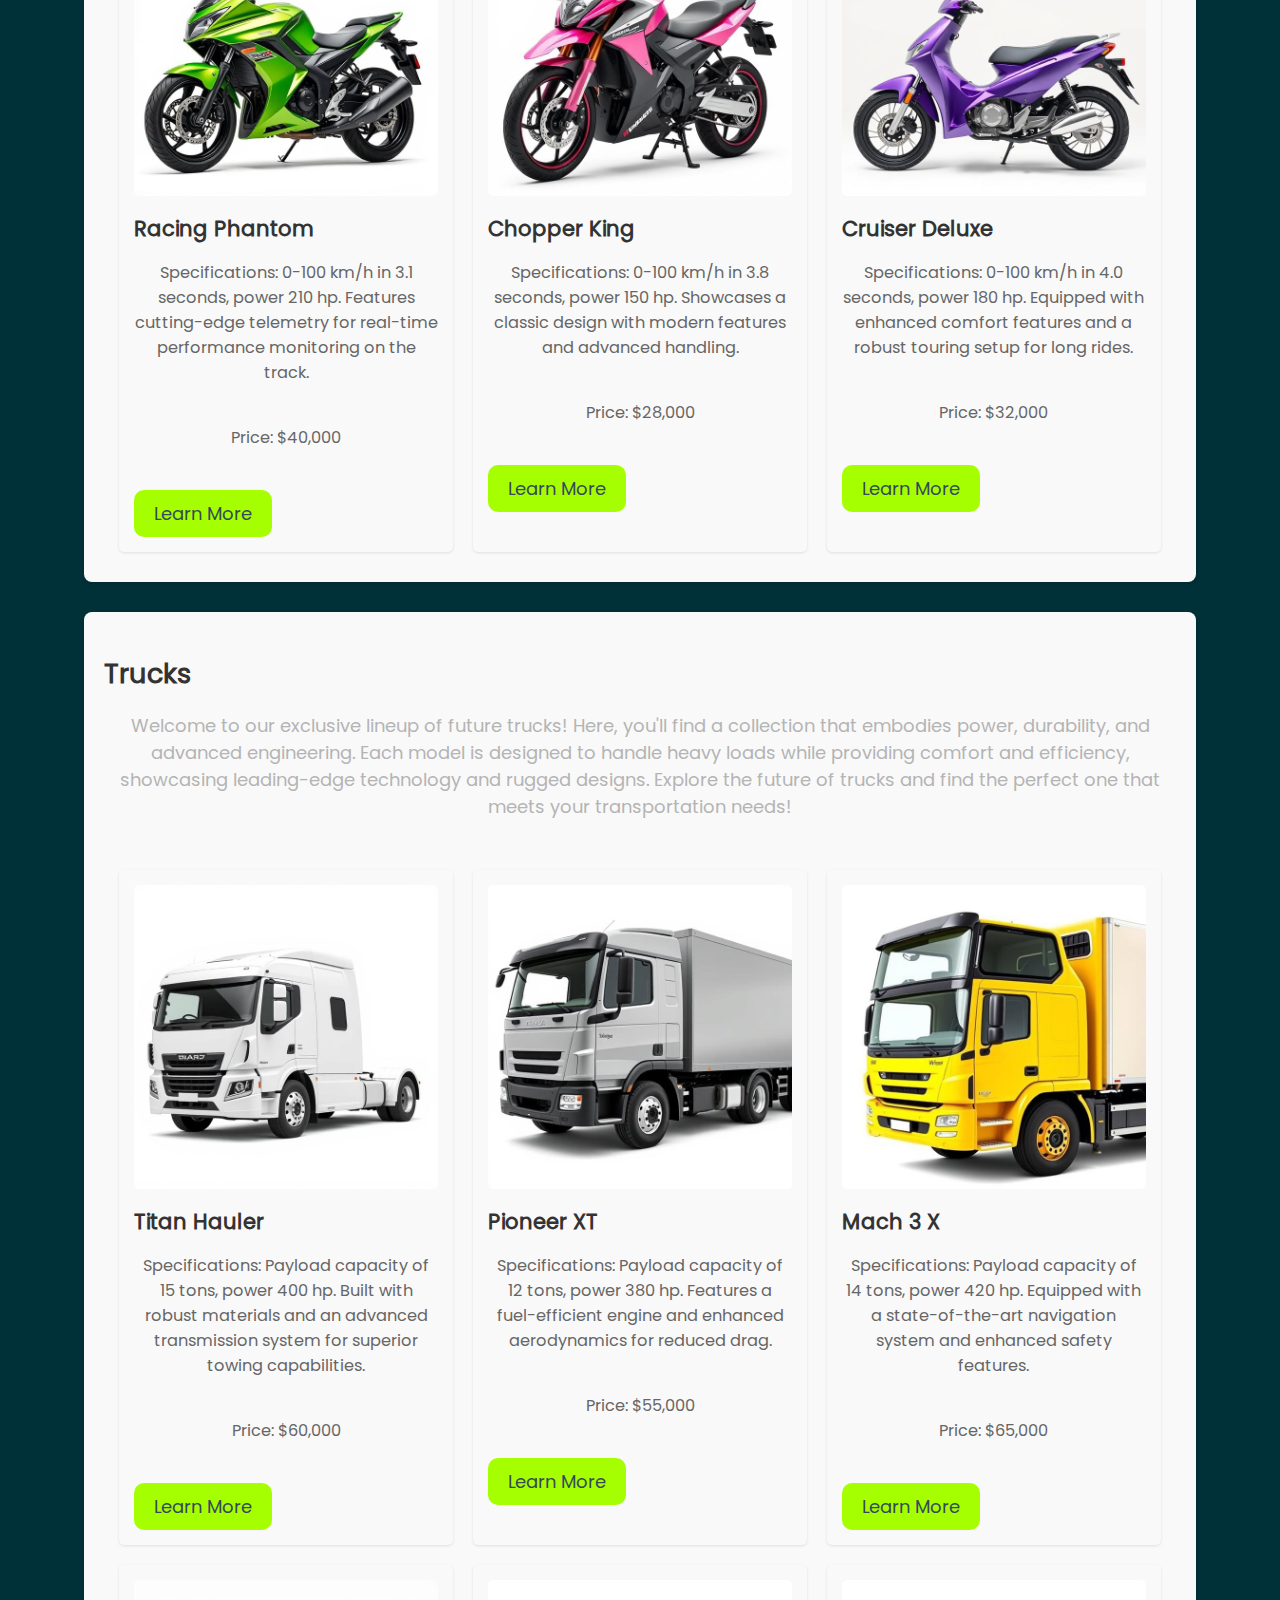
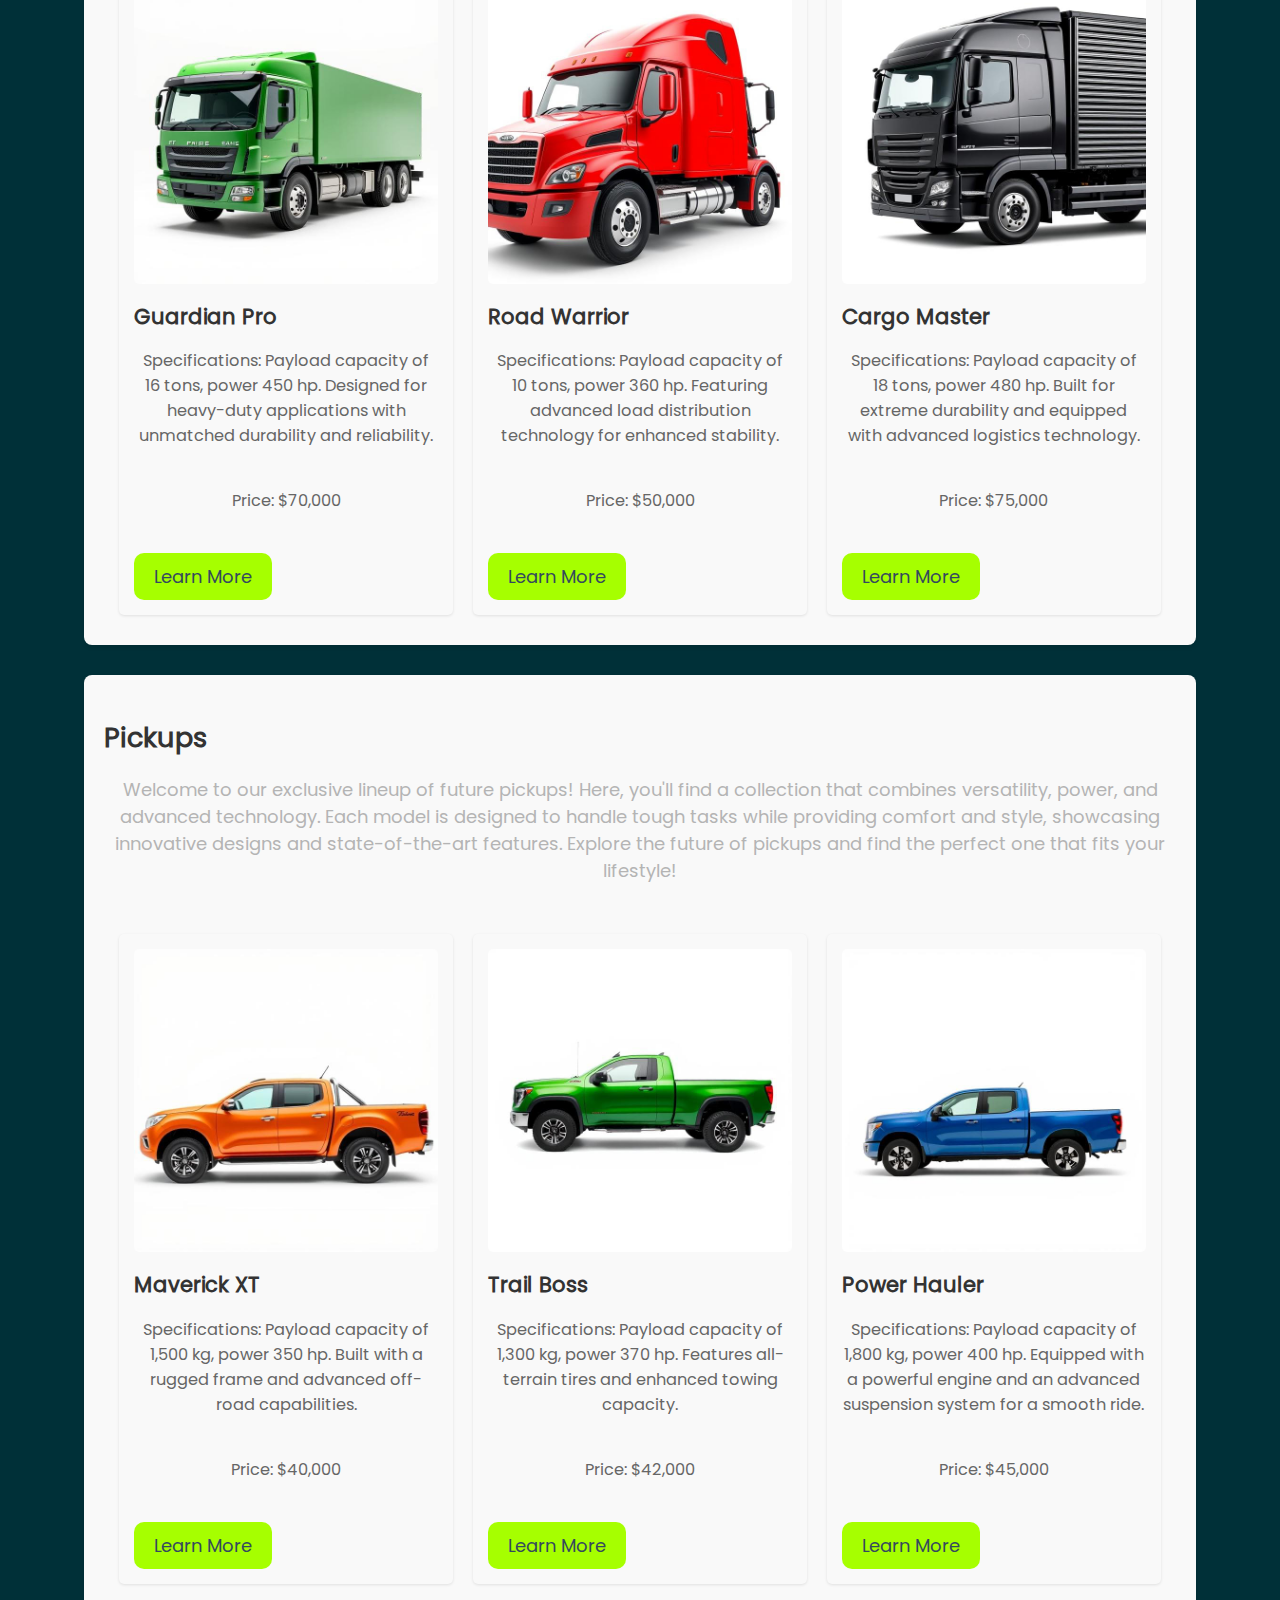
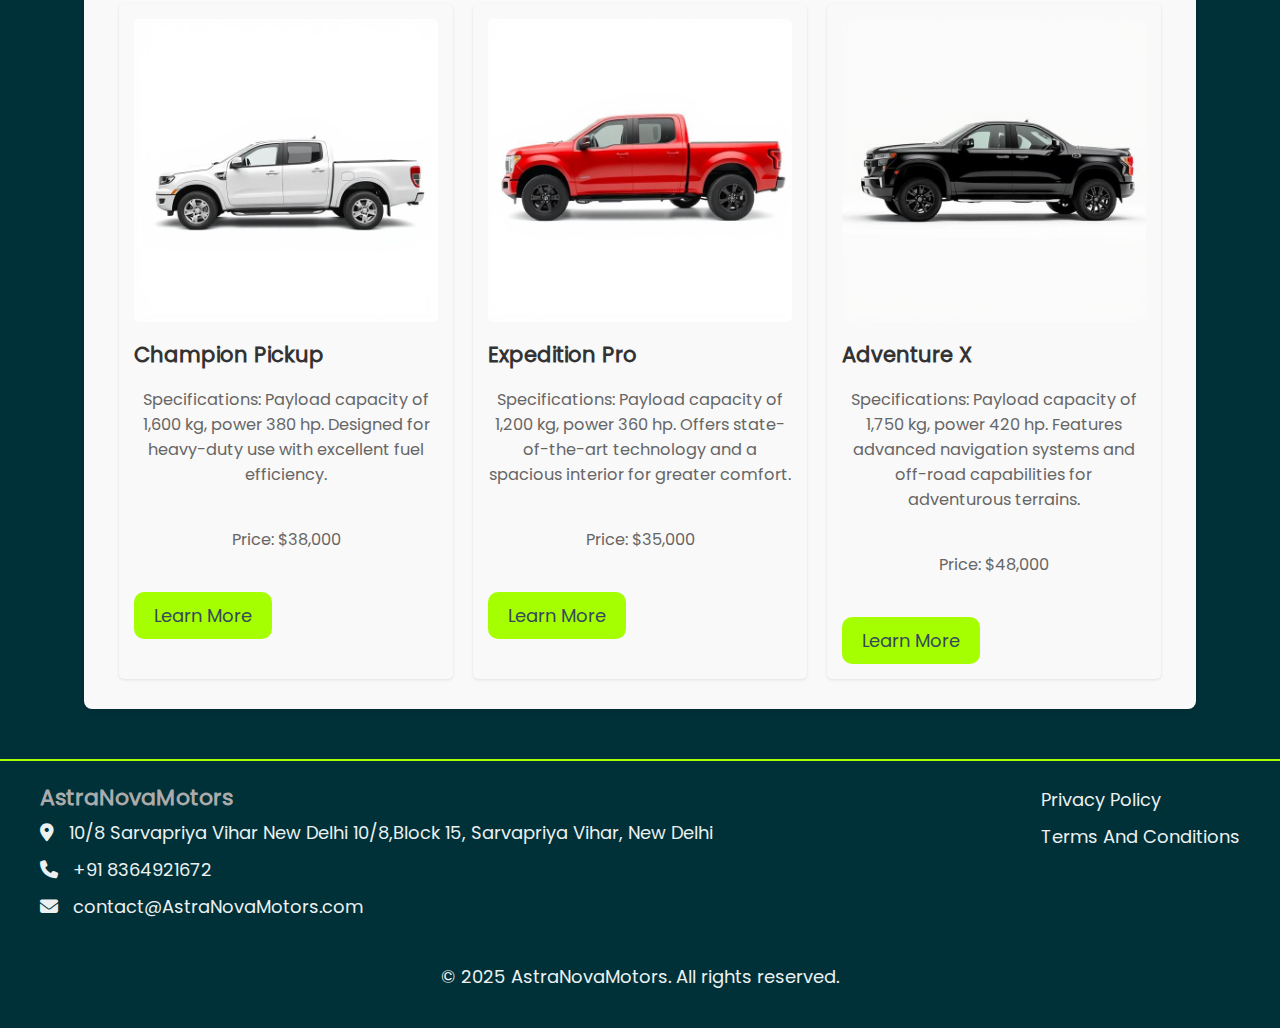
<file: cars.html>
<!DOCTYPE html>
<html lang="en">
    <head>
        <meta charset="UTF-8" />
        <meta name="viewport" content="width=device-width, initial-scale=1.0" />
        <title>AstraNova Motors - Car Selection</title>
        <meta
            name="description"
            content="Explore a wide range of vehicles from AstraNova Motors. Find the perfect car for you, from sports cars to electric vehicles, featuring cutting-edge technology and unique designs that deliver an unparalleled driving experience."
        />  
        <link rel="stylesheet" href="fonts/fontawesome/css/all.min.css" />
        <link rel="icon" href="img/favicon.ico" />
        <link rel="stylesheet" href="css/style.css" />
    </head>
    <body>
        <header class="header">
            <nav class="navigation">
                <a class="header-link" href="/">AstraNovaMotors</a>
                <ul class="nav-list">
                    <li class="nav-item">
                        <a class="nav-link" href="cars.html">Cars</a>
                    </li>
                    <li class="nav-item">
                        <a class="nav-link" href="about.html">About</a>
                    </li>
                    <li class="nav-item">
                        <a class="nav-link" href="service.html">Service</a>
                    </li>
                    <li class="nav-item">
                        <a class="nav-link" href="delivery.html">Delivery</a>
                    </li>
                    <li class="nav-item">
                        <a class="nav-link" href="/#form">Contacts</a>
                    </li>
                </ul>
            </nav>
        </header>

        <main class="cars-select">

            <h1>Explore Your Future Vehicle</h1>
            <p>Welcome to the ultimate destination for choosing your ideal vehicle! Here, you can explore a diverse selection tailored to fit your lifestyle and preferences. Whether you’re looking for high-performance sports cars, eco-friendly electric vehicles, agile motorcycles, robust trucks, or versatile pickups, we have something for everyone. Discover the perfect vehicle that not only meets your needs but exceeds your expectations!</p>
            
            <section class="cars-select__concept-car-section">
                <h2>Sports Cars</h2>
                <p>Welcome to our exclusive lineup of future sports cars! Here, you'll find a collection that represents the pinnacle of innovation, style, and performance. Each model is designed to offer an exhilarating driving experience, showcasing cutting-edge technology and breathtaking designs. Discover the future of sports cars and find the perfect one that fits your passion for speed and sophistication!</p>
                <div class="cars-select__concept-team-cards">
                    <div class="cars-select__concept-card">
                        <img src="img/cars/cars-1.jpg" alt="Stellar 500">
                        <h3>Stellar 500</h3>
                        <p>Specifications: 0-100 km/h in 2.5 seconds, power 720 hp. Features cutting-edge aerodynamics and a state-of-the-art torque vectoring system for enhanced cornering.</p>
                        <p>Price: $150,000</p>
                        <a href="/#form" class="cars-select__learn-more-btn">Learn More</a>
                    </div>
                    <div class="cars-select__concept-card">
                        <img src="img/cars/cars-2.jpg" alt="Astro R">
                        <h3>Astro R</h3>
                        <p>Specifications: 0-100 km/h in 2.3 seconds, power 800 hp. Incorporates an advanced electric-assisted hybrid system for unmatched acceleration and performance.</p>
                        <p>Price: $200,000</p>
                        <a href="/#form" class="cars-select__learn-more-btn">Learn More</a>
                    </div>
                    <div class="cars-select__concept-card">
                        <img src="img/cars/cars-3.jpg" alt="Galaxia Turbo">
                        <h3>Galaxia Turbo</h3>
                        <p>Specifications: 0-100 km/h in 2.1 seconds, power 850 hp. Equipped with a turbocharged V8 engine and a lightweight carbon fiber body for extreme speed.</p>
                        <p>Price: $220,000</p>
                        <a href="/#form" class="cars-select__learn-more-btn">Learn More</a>
                    </div>
                    <div class="cars-select__concept-card">
                        <img src="img/cars/cars-4.jpg" alt="Nebula S">
                        <h3>Nebula S</h3>
                        <p>Specifications: 0-100 km/h in 2.4 seconds, power 730 hp. Integrates advanced regenerative braking technology for improved efficiency without sacrificing performance.</p>
                        <p>Price: $180,000</p>
                        <a href="/#form" class="cars-select__learn-more-btn">Learn More</a>
                    </div>
                    <div class="cars-select__concept-card">
                        <img src="img/cars/cars-5.jpg" alt="Titan X">
                        <h3>Titan X</h3>
                        <p>Specifications: 0-100 km/h in 2.6 seconds, power 760 hp. Showcases a revolutionary suspension system that adapts to road conditions for superior handling.</p>
                        <p>Price: $190,000</p>
                        <a href="/#form" class="cars-select__learn-more-btn">Learn More</a>
                    </div>
                    <div class="cars-select__concept-card">
                        <img src="img/cars/cars-6.jpg" alt="Eclipse Z">
                        <h3>Eclipse Z</h3>
                        <p>Specifications: 0-100 km/h in 2.8 seconds, power 740 hp. Features dynamic driving modes and a fully digital interface for an immersive driving experience.</p>
                        <p>Price: $170,000</p>
                        <a href="/#form" class="cars-select__learn-more-btn">Learn More</a>
                    </div>
                </div>
            </section>
        
            <section class="cars-select__concept-car-section">
                <h2>Electric Cars</h2>
                <p>Welcome to our exclusive lineup of future electric cars! Here, you'll find a collection that represents the forefront of innovation, sustainability, and performance. Each model is designed to deliver thrilling acceleration and efficiency, showcasing state-of-the-art technology and striking designs. Explore the future of electric vehicles and find the perfect one that aligns with your eco-friendly lifestyle and passion for speed!</p>
                <div class="cars-select__concept-team-cards">
                    <div class="cars-select__concept-card">
                        <img src="img/cars/cars-7.jpg" alt="Electra 500">
                        <h3>Electra 500</h3>
                        <p>Specifications: 0-100 km/h in 3.0 seconds, power 600 hp. Features cutting-edge battery technology for extended range and rapid charging capabilities.</p>
                        <p>Price: $120,000</p>
                        <a href="/#form" class="cars-select__learn-more-btn">Learn More</a>
                    </div>
                    <div class="cars-select__concept-card">
                        <img src="img/cars/cars-8.jpg" alt="Voltis R">
                        <h3>Voltis R</h3>
                        <p>Specifications: 0-100 km/h in 2.9 seconds, power 650 hp. Incorporates an advanced electric drivetrain for seamless power delivery and unmatched torque.</p>
                        <p>Price: $140,000</p>
                        <a href="/#form" class="cars-select__learn-more-btn">Learn More</a>
                    </div>
                    <div class="cars-select__concept-card">
                        <img src="img/cars/cars-9.jpg" alt="Fusion Turbo">
                        <h3>Fusion Turbo</h3>
                        <p>Specifications: 0-100 km/h in 2.7 seconds, power 700 hp. Equipped with dual motors and an aerodynamic design for superior performance and range.</p>
                        <p>Price: $160,000</p>
                        <a href="/#form" class="cars-select__learn-more-btn">Learn More</a>
                    </div>
                    <div class="cars-select__concept-card">
                        <img src="img/cars/cars-10.jpg" alt="Nimbus S">
                        <h3>Nimbus S</h3>
                        <p>Specifications: 0-100 km/h in 3.1 seconds, power 620 hp. Integrates innovative energy recovery systems for optimum efficiency without compromising excitement.</p>
                        <p>Price: $130,000</p>
                        <a href="/#form" class="cars-select__learn-more-btn">Learn More</a>
                    </div>
                    <div class="cars-select__concept-card">
                        <img src="img/cars/cars-11.jpg" alt="Evergreen X">
                        <h3>Evergreen X</h3>
                        <p>Specifications: 0-100 km/h in 3.2 seconds, power 580 hp. Showcases a lightweight design and advanced thermal management for optimal performance.</p>
                        <p>Price: $110,000</p>
                        <a href="/#form" class="cars-select__learn-more-btn">Learn More</a>
                    </div>
                    <div class="cars-select__concept-card">
                        <img src="img/cars/cars-12.jpg" alt="Zenith Z">
                        <h3>Zenith Z</h3>
                        <p>Specifications: 0-100 km/h in 2.8 seconds, power 640 hp. Features customizable driving modes and a user-friendly interface for an enhanced driving experience.</p>
                        <p>Price: $150,000</p>
                        <a href="/#form" class="cars-select__learn-more-btn">Learn More</a>
                    </div>
                </div>
            </section>
        
            <section class="cars-select__concept-car-section">
                <h2>Motorcycles</h2>
                <p>Welcome to our exclusive lineup of future motorcycles! Here, you'll find a collection that epitomizes performance, agility, and cutting-edge design. Each model is engineered to deliver an adrenaline-pumping experience, showcasing innovative technology and striking aesthetics. Explore the future of motorcycles and find the perfect one that matches your passion for the open road!</p>
                <div class="cars-select__concept-team-cards">
                    <div class="cars-select__concept-card">
                        <img src="img/cars/cars-13.jpg" alt="Storm Cruiser">
                        <h3>Storm Cruiser</h3>
                        <p>Specifications: 0-100 km/h in 3.5 seconds, power 180 hp. Features advanced aerodynamics and a lightweight chassis for optimal performance.</p>
                        <p>Price: $25,000</p>
                        <a href="/#form" class="cars-select__learn-more-btn">Learn More</a>
                    </div>
                    <div class="cars-select__concept-card">
                        <img src="img/cars/cars-14.jpg" alt="Thunder Hawk">
                        <h3>Thunder Hawk</h3>
                        <p>Specifications: 0-100 km/h in 3.2 seconds, power 200 hp. Equipped with an innovative digital display and superior suspension for an enhanced ride.</p>
                        <p>Price: $30,000</p>
                        <a href="/#form" class="cars-select__learn-more-btn">Learn More</a>
                    </div>
                    <div class="cars-select__concept-card">
                        <img src="img/cars/cars-15.jpg" alt="Lightning Beast">
                        <h3>Lightning Beast</h3>
                        <p>Specifications: 0-100 km/h in 3.0 seconds, power 220 hp. Incorporates a powerful engine and an aggressive design for a thrilling experience.</p>
                        <p>Price: $35,000</p>
                        <a href="/#form" class="cars-select__learn-more-btn">Learn More</a>
                    </div>
                    <div class="cars-select__concept-card">
                        <img src="img/cars/cars-16.jpg" alt="Racing Phantom">
                        <h3>Racing Phantom</h3>
                        <p>Specifications: 0-100 km/h in 3.1 seconds, power 210 hp. Features cutting-edge telemetry for real-time performance monitoring on the track.</p>
                        <p>Price: $40,000</p>
                        <a href="/#form" class="cars-select__learn-more-btn">Learn More</a>
                    </div>
                    <div class="cars-select__concept-card">
                        <img src="img/cars/cars-17.jpg" alt="Chopper King">
                        <h3>Chopper King</h3>
                        <p>Specifications: 0-100 km/h in 3.8 seconds, power 150 hp. Showcases a classic design with modern features and advanced handling.</p>
                        <p>Price: $28,000</p>
                        <a href="/#form" class="cars-select__learn-more-btn">Learn More</a>
                    </div>
                    <div class="cars-select__concept-card">
                        <img src="img/cars/cars-18.jpg" alt="Cruiser Deluxe">
                        <h3>Cruiser Deluxe</h3>
                        <p>Specifications: 0-100 km/h in 4.0 seconds, power 180 hp. Equipped with enhanced comfort features and a robust touring setup for long rides.</p>
                        <p>Price: $32,000</p>
                        <a href="/#form" class="cars-select__learn-more-btn">Learn More</a>
                    </div>
                </div>
            </section>
        
            <section class="cars-select__concept-car-section">
                <h2>Trucks</h2>
                <p>Welcome to our exclusive lineup of future trucks! Here, you'll find a collection that embodies power, durability, and advanced engineering. Each model is designed to handle heavy loads while providing comfort and efficiency, showcasing leading-edge technology and rugged designs. Explore the future of trucks and find the perfect one that meets your transportation needs!</p>
                <div class="cars-select__concept-team-cards">
                    <div class="cars-select__concept-card">
                        <img src="img/cars/cars-19.jpg" alt="Titan Hauler">
                        <h3>Titan Hauler</h3>
                        <p>Specifications: Payload capacity of 15 tons, power 400 hp. Built with robust materials and an advanced transmission system for superior towing capabilities.</p>
                        <p>Price: $60,000</p>
                        <a href="/#form" class="cars-select__learn-more-btn">Learn More</a>
                    </div>
                    <div class="cars-select__concept-card">
                        <img src="img/cars/cars-20.jpg" alt="Pioneer XT">
                        <h3>Pioneer XT</h3>
                        <p>Specifications: Payload capacity of 12 tons, power 380 hp. Features a fuel-efficient engine and enhanced aerodynamics for reduced drag.</p>
                        <p>Price: $55,000</p>
                        <a href="/#form" class="cars-select__learn-more-btn">Learn More</a>
                    </div>
                    <div class="cars-select__concept-card">
                        <img src="img/cars/cars-21.jpg" alt="Mach 3 X">
                        <h3>Mach 3 X</h3>
                        <p>Specifications: Payload capacity of 14 tons, power 420 hp. Equipped with a state-of-the-art navigation system and enhanced safety features.</p>
                        <p>Price: $65,000</p>
                        <a href="/#form" class="cars-select__learn-more-btn">Learn More</a>
                    </div>
                    <div class="cars-select__concept-card">
                        <img src="img/cars/cars-22.jpg" alt="Guardian Pro">
                        <h3>Guardian Pro</h3>
                        <p>Specifications: Payload capacity of 16 tons, power 450 hp. Designed for heavy-duty applications with unmatched durability and reliability.</p>
                        <p>Price: $70,000</p>
                        <a href="/#form" class="cars-select__learn-more-btn">Learn More</a>
                    </div>
                    <div class="cars-select__concept-card">
                        <img src="img/cars/cars-23.jpg" alt="Road Warrior">
                        <h3>Road Warrior</h3>
                        <p>Specifications: Payload capacity of 10 tons, power 360 hp. Featuring advanced load distribution technology for enhanced stability.</p>
                        <p>Price: $50,000</p>
                        <a href="/#form" class="cars-select__learn-more-btn">Learn More</a>
                    </div>
                    <div class="cars-select__concept-card">
                        <img src="img/cars/cars-24.jpg" alt="Cargo Master">
                        <h3>Cargo Master</h3>
                        <p>Specifications: Payload capacity of 18 tons, power 480 hp. Built for extreme durability and equipped with advanced logistics technology.</p>
                        <p>Price: $75,000</p>
                        <a href="/#form" class="cars-select__learn-more-btn">Learn More</a>
                    </div>
                </div>
            </section>
        
            <section class="cars-select__concept-car-section">
                <h2>Pickups</h2>
                <p>Welcome to our exclusive lineup of future pickups! Here, you'll find a collection that combines versatility, power, and advanced technology. Each model is designed to handle tough tasks while providing comfort and style, showcasing innovative designs and state-of-the-art features. Explore the future of pickups and find the perfect one that fits your lifestyle!</p>
                <div class="cars-select__concept-team-cards">
                    <div class="cars-select__concept-card">
                        <img src="img/cars/cars-25.jpg" alt="Maverick XT">
                        <h3>Maverick XT</h3>
                        <p>Specifications: Payload capacity of 1,500 kg, power 350 hp. Built with a rugged frame and advanced off-road capabilities.</p>
                        <p>Price: $40,000</p>
                        <a href="/#form" class="cars-select__learn-more-btn">Learn More</a>
                    </div>
                    <div class="cars-select__concept-card">
                        <img src="img/cars/cars-26.jpg" alt="Trail Boss">
                        <h3>Trail Boss</h3>
                        <p>Specifications: Payload capacity of 1,300 kg, power 370 hp. Features all-terrain tires and enhanced towing capacity.</p>
                        <p>Price: $42,000</p>
                        <a href="/#form" class="cars-select__learn-more-btn">Learn More</a>
                    </div>
                    <div class="cars-select__concept-card">
                        <img src="img/cars/cars-27.jpg" alt="Power Hauler">
                        <h3>Power Hauler</h3>
                        <p>Specifications: Payload capacity of 1,800 kg, power 400 hp. Equipped with a powerful engine and an advanced suspension system for a smooth ride.</p>
                        <p>Price: $45,000</p>
                        <a href="/#form" class="cars-select__learn-more-btn">Learn More</a>
                    </div>
                    <div class="cars-select__concept-card">
                        <img src="img/cars/cars-28.jpg" alt="Champion Pickup">
                        <h3>Champion Pickup</h3>
                        <p>Specifications: Payload capacity of 1,600 kg, power 380 hp. Designed for heavy-duty use with excellent fuel efficiency.</p>
                        <p>Price: $38,000</p>
                        <a href="/#form" class="cars-select__learn-more-btn">Learn More</a>
                    </div>
                    <div class="cars-select__concept-card">
                        <img src="img/cars/cars-29.jpg" alt="Expedition Pro">
                        <h3>Expedition Pro</h3>
                        <p>Specifications: Payload capacity of 1,200 kg, power 360 hp. Offers state-of-the-art technology and a spacious interior for greater comfort.</p>
                        <p>Price: $35,000</p>
                        <a href="/#form" class="cars-select__learn-more-btn">Learn More</a>
                    </div>
                    <div class="cars-select__concept-card">
                        <img src="img/cars/cars-30.jpg" alt="Adventure X">
                        <h3>Adventure X</h3>
                        <p>Specifications: Payload capacity of 1,750 kg, power 420 hp. Features advanced navigation systems and off-road capabilities for adventurous terrains.</p>
                        <p>Price: $48,000</p>
                        <a href="/#form" class="cars-select__learn-more-btn">Learn More</a>
                    </div>
                </div>
            </section>
        </main>

        <footer class="footer">
            <div class="footer-container">
                <div class="footer-info">
                    <a class="footer-link" href="/">AstraNovaMotors</a>
                    <a class="contact-footer" href="https://maps.app.goo.gl/JV4D3udkMR4UjnnQ8" target="_blank"><i class="fas fa-map-marker-alt"></i> 10/8 Sarvapriya Vihar New Delhi 10/8,Block 15, Sarvapriya Vihar, New Delhi</a>
                    <a class="contact-footer" href="tel:+91 8364921672"><i class="fas fa-phone"></i> +91 8364921672</a>
                    <a class="contact-footer" href="mailto:contact@AstraNovaMotors.com"><i class="fas fa-envelope"></i> contact@AstraNovaMotors.com</a>
                </div>
                <div class="footer-links">
                    <a href="privacy-policy.html">Privacy Policy</a>
                    <a href="terms-conditions.html">Terms And Conditions</a>
                </div>
                <div class="footer-bottom">
                    <p>&copy; 2025 AstraNovaMotors. All rights reserved.</p>
                </div>
            </div>
        </footer>
        
    </body>
</html>
</file>
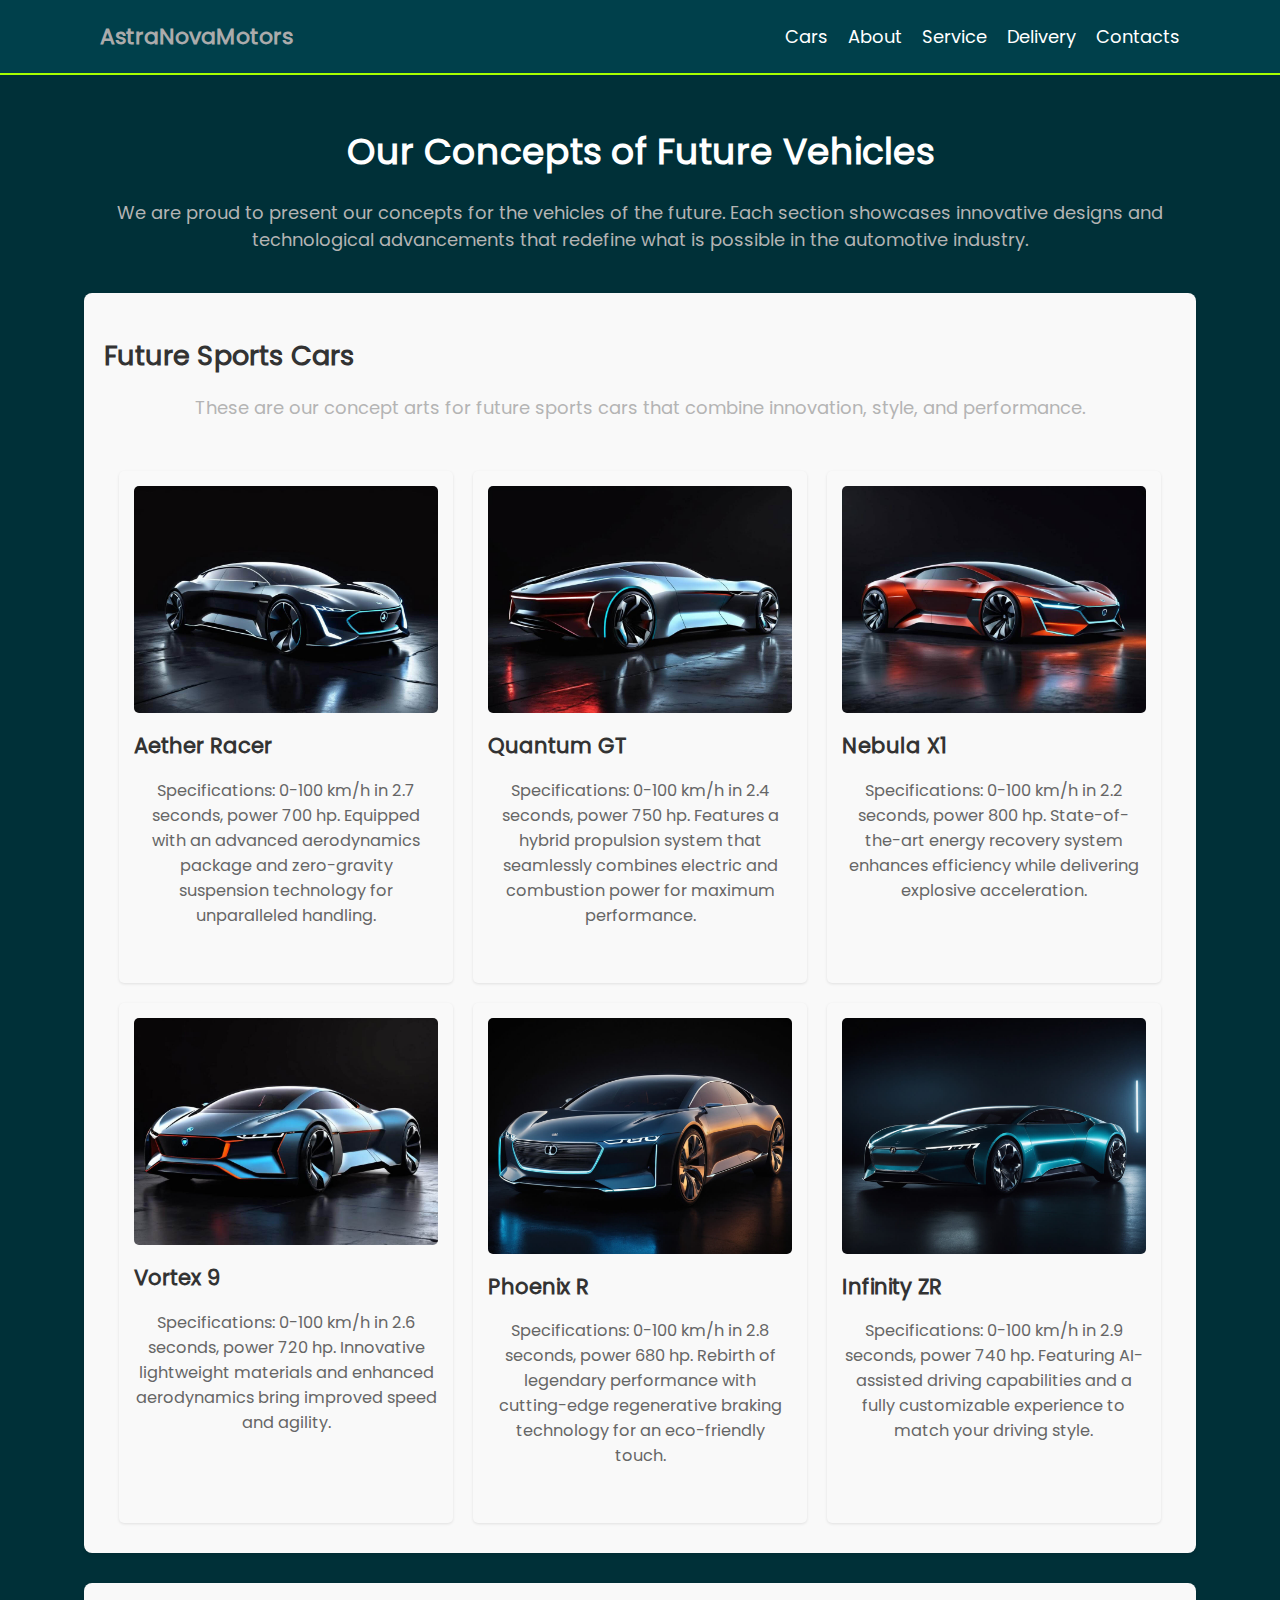
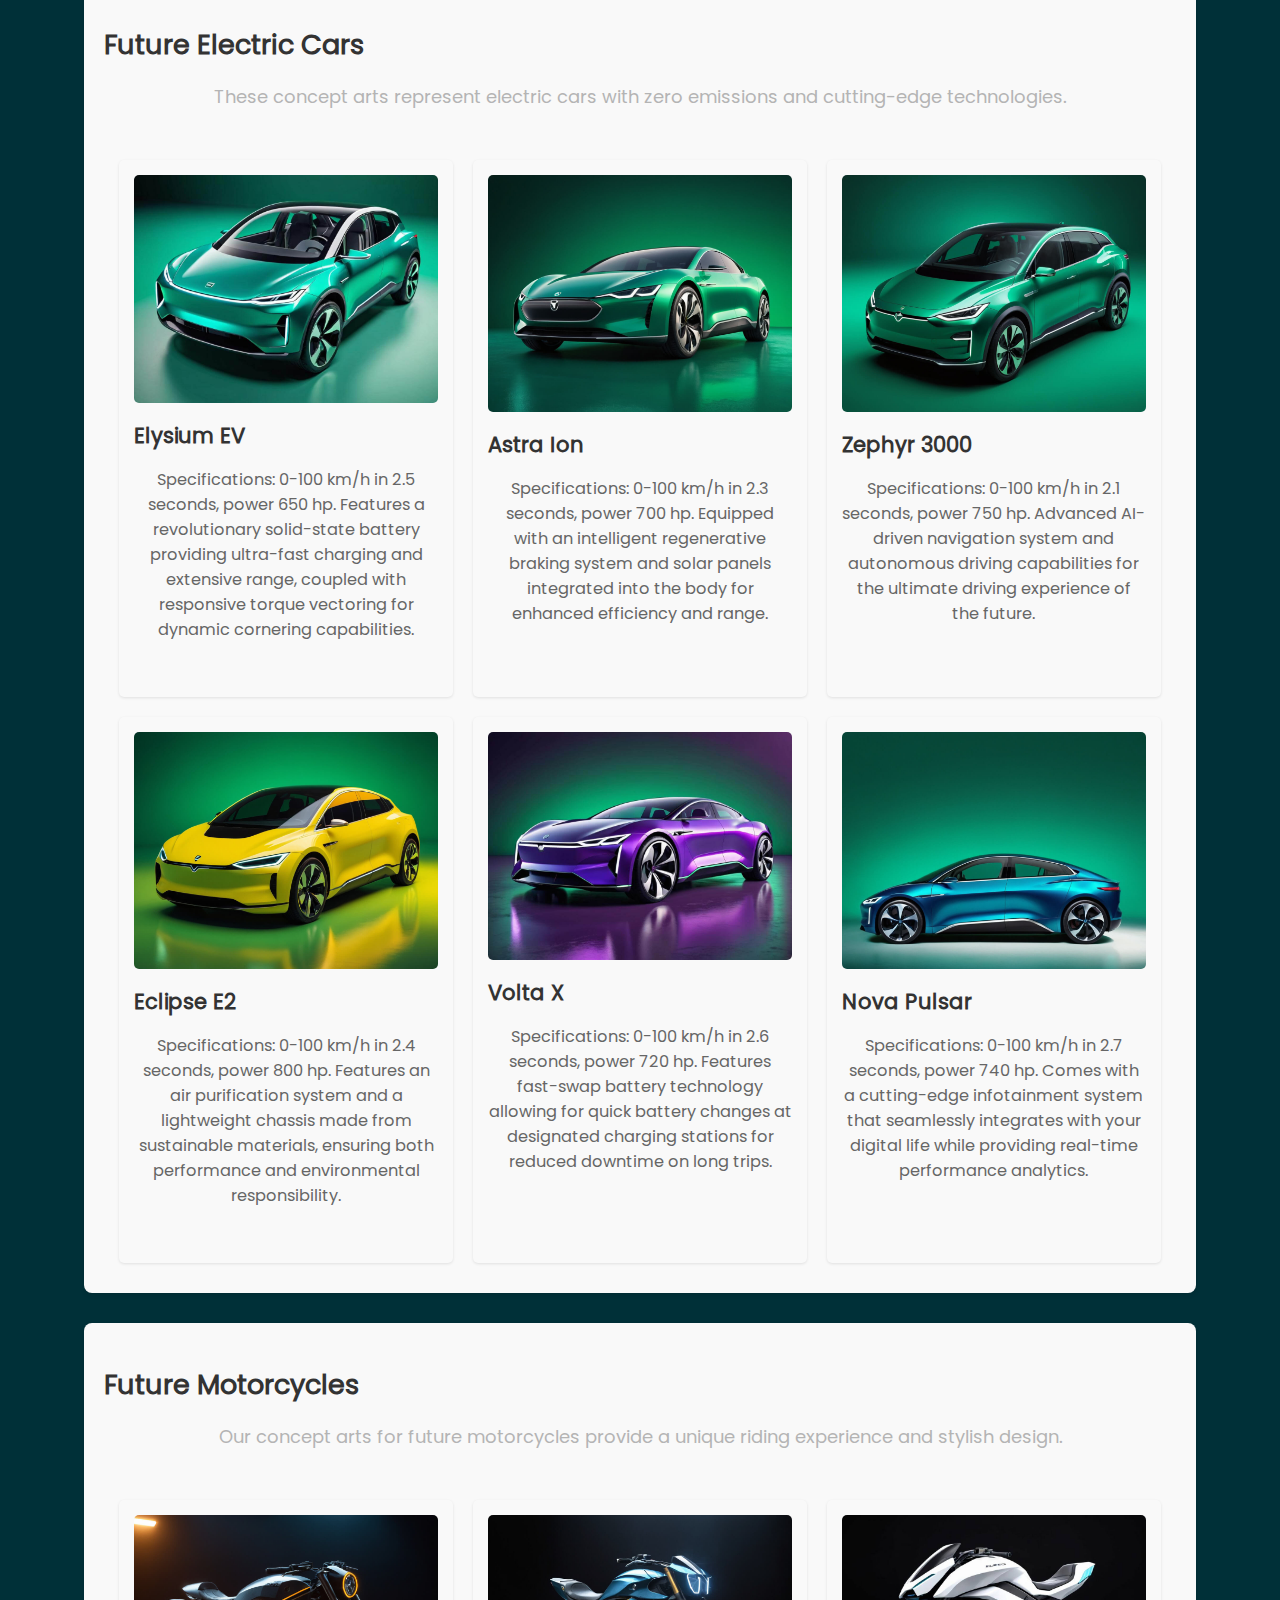
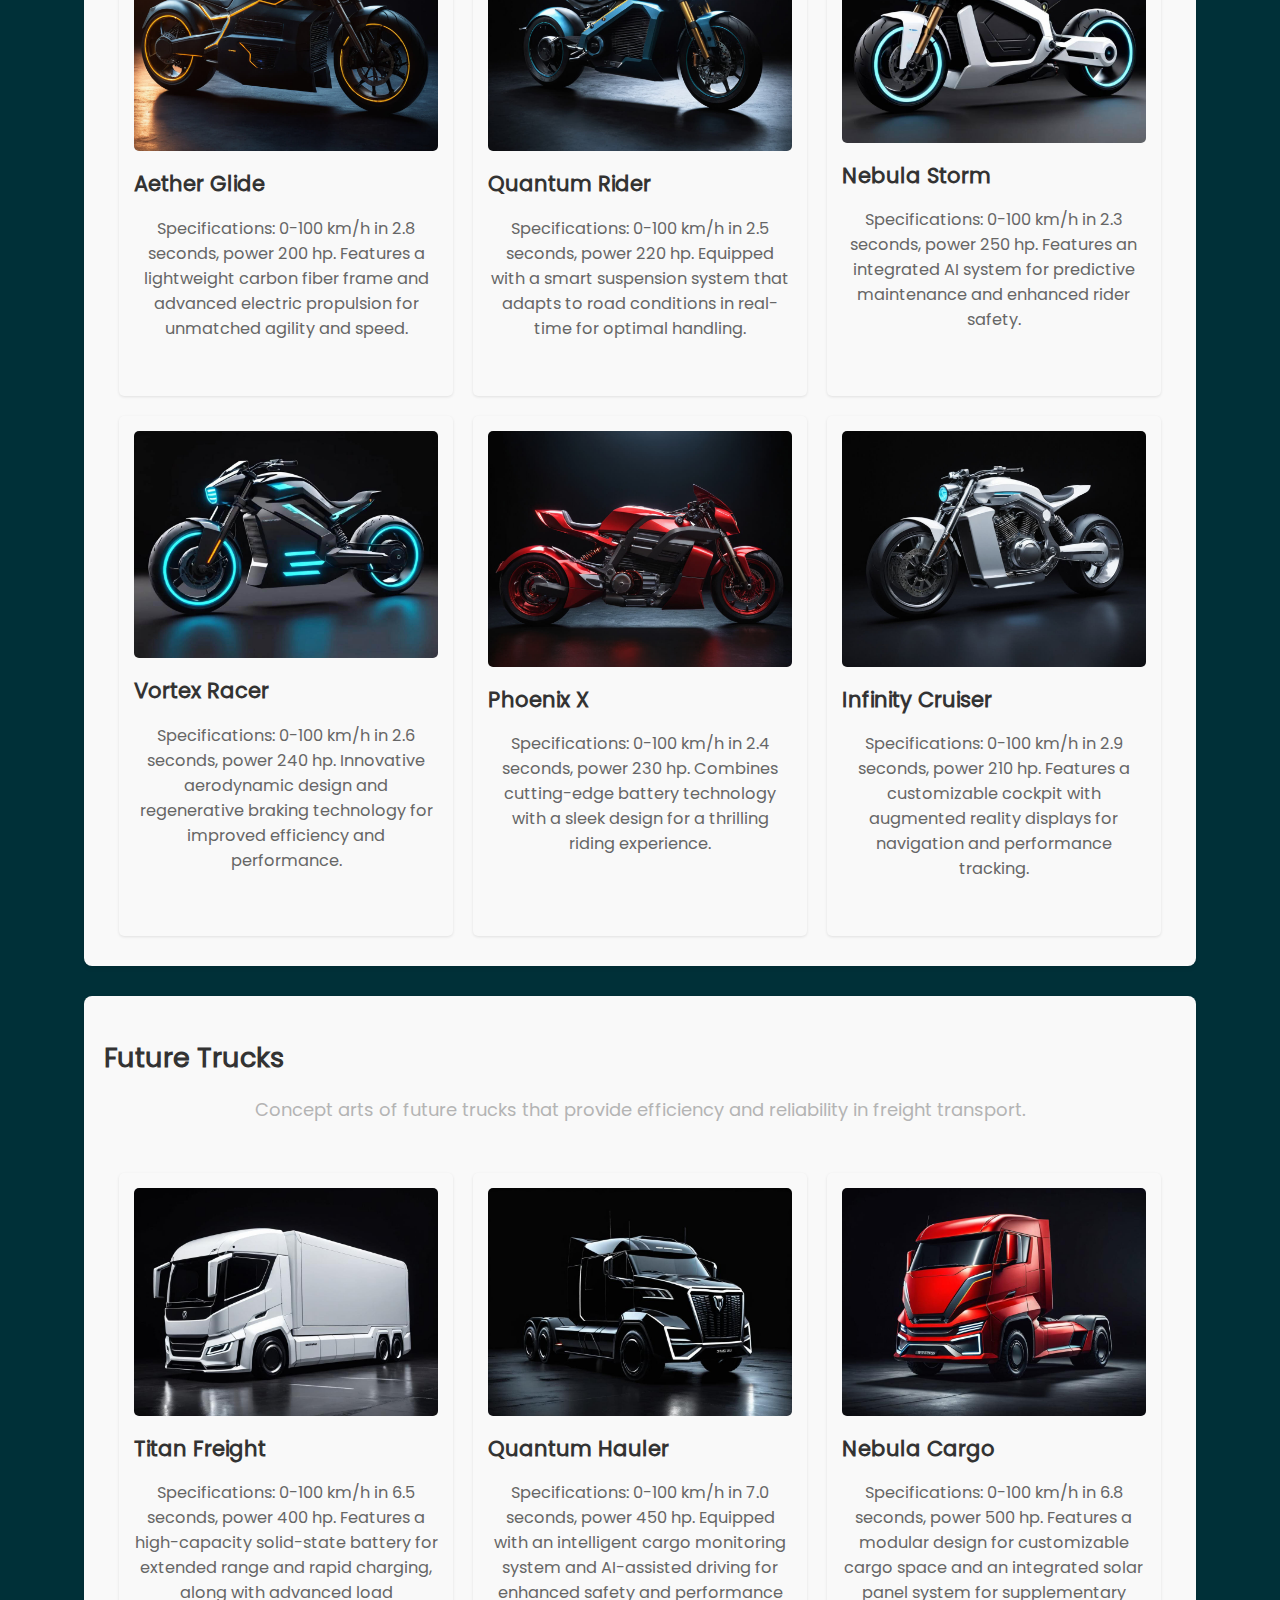
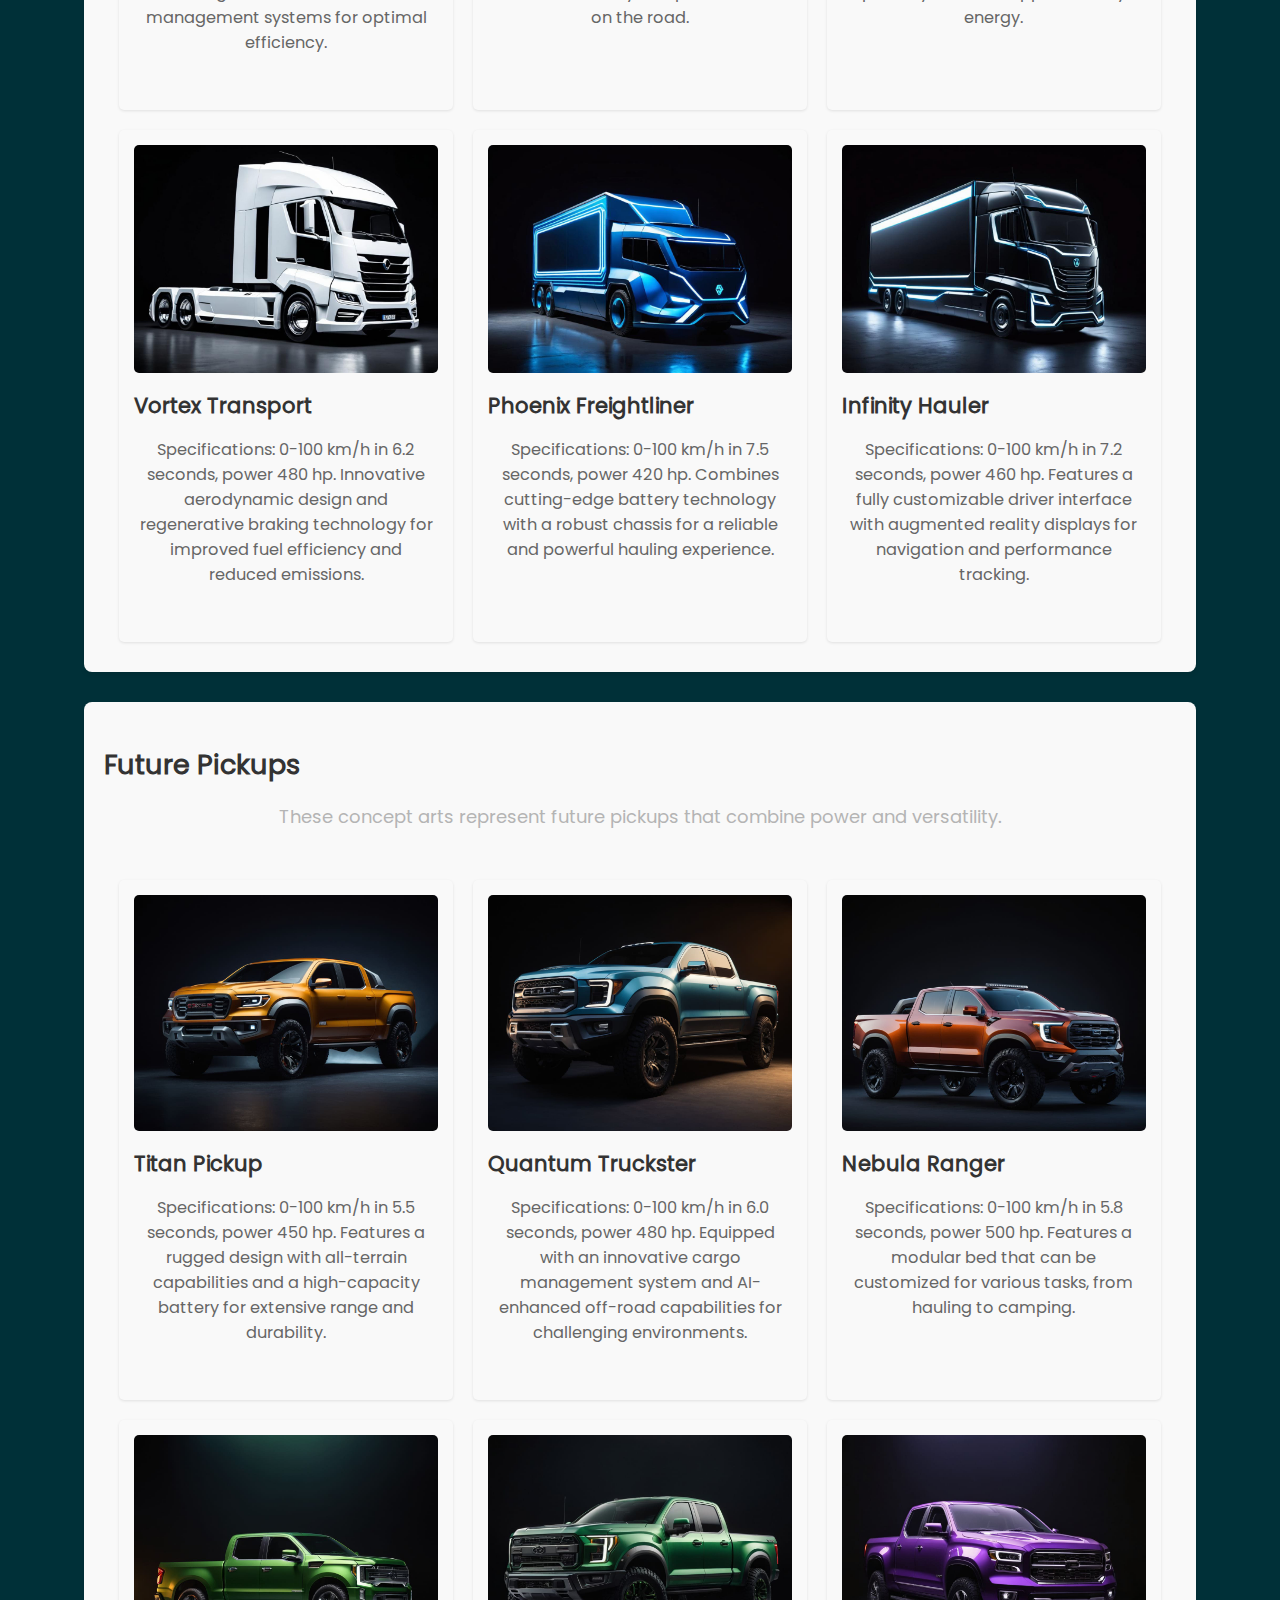
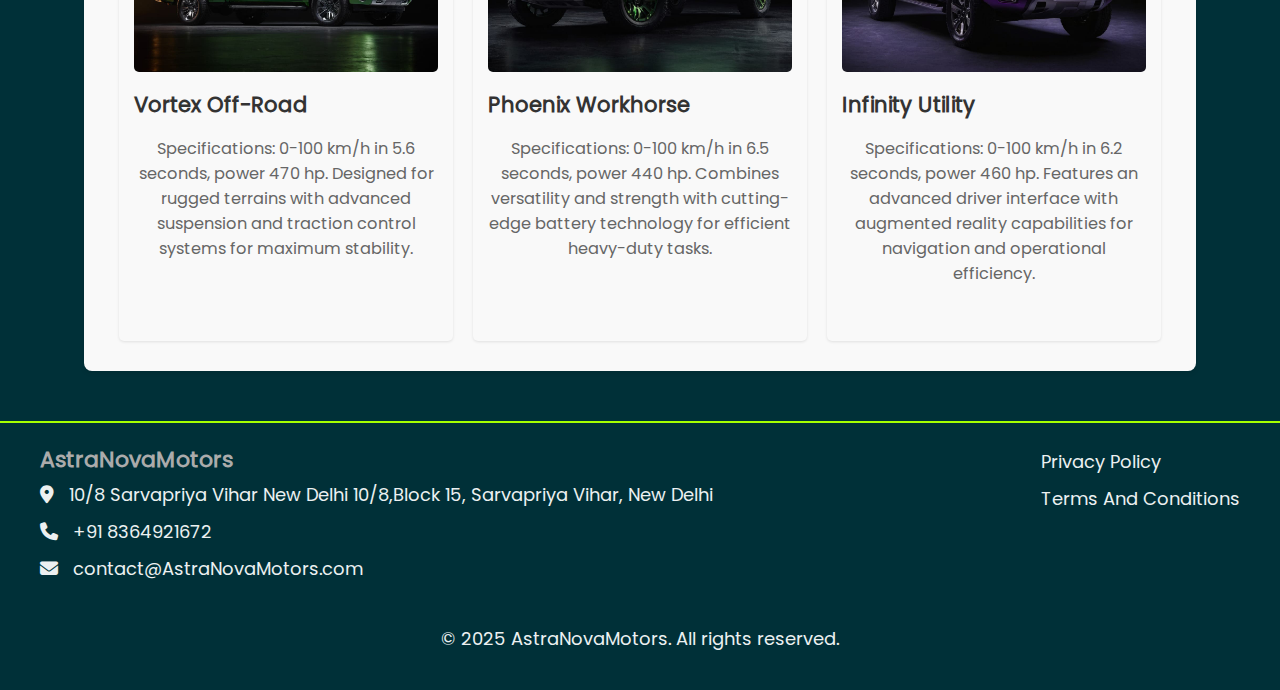
<file: concept.html>
<!DOCTYPE html>
<html lang="en">
    <head>
        <meta charset="UTF-8" />
        <meta name="viewport" content="width=device-width, initial-scale=1.0" />
        <title>AstraNova Motors - Concept Cars</title>
        <meta
            name="description"
            content="Discover the future of automotive design with AstraNova Motors' innovative concept cars. Explore our visionary designs that blend cutting-edge technology with sustainability, showcasing our commitment to redefining the driving experience."
        />   
        <link rel="stylesheet" href="fonts/fontawesome/css/all.min.css" />
        <link rel="icon" href="img/favicon.ico" />
        <link rel="stylesheet" href="css/style.css" />
    </head>
    <body>
        <header class="header">
            <nav class="navigation">
                <a class="header-link" href="/">AstraNovaMotors</a>
                <ul class="nav-list">
                    <li class="nav-item">
                        <a class="nav-link" href="cars.html">Cars</a>
                    </li>
                    <li class="nav-item">
                        <a class="nav-link" href="about.html">About</a>
                    </li>
                    <li class="nav-item">
                        <a class="nav-link" href="service.html">Service</a>
                    </li>
                    <li class="nav-item">
                        <a class="nav-link" href="delivery.html">Delivery</a>
                    </li>
                    <li class="nav-item">
                        <a class="nav-link" href="/#form">Contacts</a>
                    </li>
                </ul>
            </nav>
        </header>

        <main class="concept">

            <h1>Our Concepts of Future Vehicles</h1>
            <p>We are proud to present our concepts for the vehicles of the future. Each section showcases innovative designs and technological advancements that redefine what is possible in the automotive industry.</p>

            <section class="concept-car-section">
                <h2>Future Sports Cars</h2>
                <p>These are our concept arts for future sports cars that combine innovation, style, and performance.</p>
                <div class="concept-team-cards">
                    <div class="concept-card">
                        <img src="img/concept/concept-1.jpg" alt="Aether Racer">
                        <h3>Aether Racer</h3>
                        <p>Specifications: 0-100 km/h in 2.7 seconds, power 700 hp. Equipped with an advanced aerodynamics package and zero-gravity suspension technology for unparalleled handling.</p>
                    </div>
                    <div class="concept-card">
                        <img src="img/concept/concept-2.jpg" alt="Quantum GT">
                        <h3>Quantum GT</h3>
                        <p>Specifications: 0-100 km/h in 2.4 seconds, power 750 hp. Features a hybrid propulsion system that seamlessly combines electric and combustion power for maximum performance.</p>
                    </div>
                    <div class="concept-card">
                        <img src="img/concept/concept-3.jpg" alt="Nebula X1">
                        <h3>Nebula X1</h3>
                        <p>Specifications: 0-100 km/h in 2.2 seconds, power 800 hp. State-of-the-art energy recovery system enhances efficiency while delivering explosive acceleration.</p>
                    </div>
                    <div class="concept-card">
                        <img src="img/concept/concept-4.jpg" alt="Vortex 9">
                        <h3>Vortex 9</h3>
                        <p>Specifications: 0-100 km/h in 2.6 seconds, power 720 hp. Innovative lightweight materials and enhanced aerodynamics bring improved speed and agility.</p>
                    </div>
                    <div class="concept-card">
                        <img src="img/concept/concept-5.jpg" alt="Phoenix R">
                        <h3>Phoenix R</h3>
                        <p>Specifications: 0-100 km/h in 2.8 seconds, power 680 hp. Rebirth of legendary performance with cutting-edge regenerative braking technology for an eco-friendly touch.</p>
                    </div>
                    <div class="concept-card">
                        <img src="img/concept/concept-6.jpg" alt="Infinity ZR">
                        <h3>Infinity ZR</h3>
                        <p>Specifications: 0-100 km/h in 2.9 seconds, power 740 hp. Featuring AI-assisted driving capabilities and a fully customizable experience to match your driving style.</p>
                    </div>
            </section>
            
            <section class="concept-car-section">
                <h2>Future Electric Cars</h2>
                <p>These concept arts represent electric cars with zero emissions and cutting-edge technologies.</p>
                <div class="concept-team-cards">
                    <div class="concept-card">
                        <img src="img/concept/concept-7.jpg" alt="Elysium EV">
                        <h3>Elysium EV</h3>
                        <p>Specifications: 0-100 km/h in 2.5 seconds, power 650 hp. Features a revolutionary solid-state battery providing ultra-fast charging and extensive range, coupled with responsive torque vectoring for dynamic cornering capabilities.</p>
                    </div>
                    <div class="concept-card">
                        <img src="img/concept/concept-8.jpg" alt="Astra Ion">
                        <h3>Astra Ion</h3>
                        <p>Specifications: 0-100 km/h in 2.3 seconds, power 700 hp. Equipped with an intelligent regenerative braking system and solar panels integrated into the body for enhanced efficiency and range.</p>
                    </div>
                    <div class="concept-card">
                        <img src="img/concept/concept-9.jpg" alt="Zephyr 3000">
                        <h3>Zephyr 3000</h3>
                        <p>Specifications: 0-100 km/h in 2.1 seconds, power 750 hp. Advanced AI-driven navigation system and autonomous driving capabilities for the ultimate driving experience of the future.</p>
                    </div>
                    <div class="concept-card">
                        <img src="img/concept/concept-10.jpg" alt="Eclipse E2">
                        <h3>Eclipse E2</h3>
                        <p>Specifications: 0-100 km/h in 2.4 seconds, power 800 hp. Features an air purification system and a lightweight chassis made from sustainable materials, ensuring both performance and environmental responsibility.</p>
                    </div>
                    <div class="concept-card">
                        <img src="img/concept/concept-11.jpg" alt="Volta X">
                        <h3>Volta X</h3>
                        <p>Specifications: 0-100 km/h in 2.6 seconds, power 720 hp. Features fast-swap battery technology allowing for quick battery changes at designated charging stations for reduced downtime on long trips.</p>
                    </div>
                    <div class="concept-card">
                        <img src="img/concept/concept-12.jpg" alt="Nova Pulsar">
                        <h3>Nova Pulsar</h3>
                        <p>Specifications: 0-100 km/h in 2.7 seconds, power 740 hp. Comes with a cutting-edge infotainment system that seamlessly integrates with your digital life while providing real-time performance analytics.</p>
                    </div>
                </div>
            </section>
            
            <section class="concept-car-section">
                <h2>Future Motorcycles</h2>
                <p>Our concept arts for future motorcycles provide a unique riding experience and stylish design.</p>
                <div class="concept-team-cards">
                    <div class="concept-card">
                        <img src="img/concept/concept-13.jpg" alt="Aether Glide">
                        <h3>Aether Glide</h3>
                        <p>Specifications: 0-100 km/h in 2.8 seconds, power 200 hp. Features a lightweight carbon fiber frame and advanced electric propulsion for unmatched agility and speed.</p>
                    </div>
                    <div class="concept-card">
                        <img src="img/concept/concept-14.jpg" alt="Quantum Rider">
                        <h3>Quantum Rider</h3>
                        <p>Specifications: 0-100 km/h in 2.5 seconds, power 220 hp. Equipped with a smart suspension system that adapts to road conditions in real-time for optimal handling.</p>
                    </div>
                    <div class="concept-card">
                        <img src="img/concept/concept-15.jpg" alt="Nebula Storm">
                        <h3>Nebula Storm</h3>
                        <p>Specifications: 0-100 km/h in 2.3 seconds, power 250 hp. Features an integrated AI system for predictive maintenance and enhanced rider safety.</p>
                    </div>
                    <div class="concept-card">
                        <img src="img/concept/concept-16.jpg" alt="Vortex Racer">
                        <h3>Vortex Racer</h3>
                        <p>Specifications: 0-100 km/h in 2.6 seconds, power 240 hp. Innovative aerodynamic design and regenerative braking technology for improved efficiency and performance.</p>
                    </div>
                    <div class="concept-card">
                        <img src="img/concept/concept-17.jpg" alt="Phoenix X">
                        <h3>Phoenix X</h3>
                        <p>Specifications: 0-100 km/h in 2.4 seconds, power 230 hp. Combines cutting-edge battery technology with a sleek design for a thrilling riding experience.</p>
                    </div>
                    <div class="concept-card">
                        <img src="img/concept/concept-18.jpg" alt="Infinity Cruiser">
                        <h3>Infinity Cruiser</h3>
                        <p>Specifications: 0-100 km/h in 2.9 seconds, power 210 hp. Features a customizable cockpit with augmented reality displays for navigation and performance tracking.</p>
                    </div>
                </div>
            </section>
            
            <section class="concept-car-section">
                <h2>Future Trucks</h2>
                <p>Concept arts of future trucks that provide efficiency and reliability in freight transport.</p>
                <div class="concept-team-cards">
                    <div class="concept-card">
                        <img src="img/concept/concept-19.jpg" alt="Titan Freight">
                        <h3>Titan Freight</h3>
                        <p>Specifications: 0-100 km/h in 6.5 seconds, power 400 hp. Features a high-capacity solid-state battery for extended range and rapid charging, along with advanced load management systems for optimal efficiency.</p>
                    </div>
                    <div class="concept-card">
                        <img src="img/concept/concept-20.jpg" alt="Quantum Hauler">
                        <h3>Quantum Hauler</h3>
                        <p>Specifications: 0-100 km/h in 7.0 seconds, power 450 hp. Equipped with an intelligent cargo monitoring system and AI-assisted driving for enhanced safety and performance on the road.</p>
                    </div>
                    <div class="concept-card">
                        <img src="img/concept/concept-21.jpg" alt="Nebula Cargo">
                        <h3>Nebula Cargo</h3>
                        <p>Specifications: 0-100 km/h in 6.8 seconds, power 500 hp. Features a modular design for customizable cargo space and an integrated solar panel system for supplementary energy.</p>
                    </div>
                    <div class="concept-card">
                        <img src="img/concept/concept-22.jpg" alt="Vortex Transport">
                        <h3>Vortex Transport</h3>
                        <p>Specifications: 0-100 km/h in 6.2 seconds, power 480 hp. Innovative aerodynamic design and regenerative braking technology for improved fuel efficiency and reduced emissions.</p>
                    </div>
                    <div class="concept-card">
                        <img src="img/concept/concept-23.jpg" alt="Phoenix Freightliner">
                        <h3>Phoenix Freightliner</h3>
                        <p>Specifications: 0-100 km/h in 7.5 seconds, power 420 hp. Combines cutting-edge battery technology with a robust chassis for a reliable and powerful hauling experience.</p>
                    </div>
                    <div class="concept-card">
                        <img src="img/concept/concept-24.jpg" alt="Infinity Hauler">
                        <h3>Infinity Hauler</h3>
                        <p>Specifications: 0-100 km/h in 7.2 seconds, power 460 hp. Features a fully customizable driver interface with augmented reality displays for navigation and performance tracking.</p>
                    </div>
                </div>
            </section>
            
            <section class="concept-car-section">
                <h2>Future Pickups</h2>
                <p>These concept arts represent future pickups that combine power and versatility.</p>
                <div class="concept-team-cards">
                    <div class="concept-card">
                        <img src="img/concept/concept-25.jpg" alt="Titan Pickup">
                        <h3>Titan Pickup</h3>
                        <p>Specifications: 0-100 km/h in 5.5 seconds, power 450 hp. Features a rugged design with all-terrain capabilities and a high-capacity battery for extensive range and durability.</p>
                    </div>
                    <div class="concept-card">
                        <img src="img/concept/concept-26.jpg" alt="Quantum Truckster">
                        <h3>Quantum Truckster</h3>
                        <p>Specifications: 0-100 km/h in 6.0 seconds, power 480 hp. Equipped with an innovative cargo management system and AI-enhanced off-road capabilities for challenging environments.</p>
                    </div>
                    <div class="concept-card">
                        <img src="img/concept/concept-27.jpg" alt="Nebula Ranger">
                        <h3>Nebula Ranger</h3>
                        <p>Specifications: 0-100 km/h in 5.8 seconds, power 500 hp. Features a modular bed that can be customized for various tasks, from hauling to camping.</p>
                    </div>
                    <div class="concept-card">
                        <img src="img/concept/concept-28.jpg" alt="Vortex Off-Road">
                        <h3>Vortex Off-Road</h3>
                        <p>Specifications: 0-100 km/h in 5.6 seconds, power 470 hp. Designed for rugged terrains with advanced suspension and traction control systems for maximum stability.</p>
                    </div>
                    <div class="concept-card">
                        <img src="img/concept/concept-29.jpg" alt="Phoenix Workhorse">
                        <h3>Phoenix Workhorse</h3>
                        <p>Specifications: 0-100 km/h in 6.5 seconds, power 440 hp. Combines versatility and strength with cutting-edge battery technology for efficient heavy-duty tasks.</p>
                    </div>
                    <div class="concept-card">
                        <img src="img/concept/concept-30.jpg" alt="Infinity Utility">
                        <h3>Infinity Utility</h3>
                        <p>Specifications: 0-100 km/h in 6.2 seconds, power 460 hp. Features an advanced driver interface with augmented reality capabilities for navigation and operational efficiency.</p>
                    </div>
                </div>
            </section>
        </main>

        <footer class="footer">
            <div class="footer-container">
                <div class="footer-info">
                    <a class="footer-link" href="/">AstraNovaMotors</a>
                    <a class="contact-footer" href="https://maps.app.goo.gl/JV4D3udkMR4UjnnQ8" target="_blank"><i class="fas fa-map-marker-alt"></i> 10/8 Sarvapriya Vihar New Delhi 10/8,Block 15, Sarvapriya Vihar, New Delhi</a>
                    <a class="contact-footer" href="tel:+91 8364921672"><i class="fas fa-phone"></i> +91 8364921672</a>
                    <a class="contact-footer" href="mailto:contact@AstraNovaMotors.com"><i class="fas fa-envelope"></i> contact@AstraNovaMotors.com</a>
                </div>
                <div class="footer-links">
                    <a href="privacy-policy.html">Privacy Policy</a>
                    <a href="terms-conditions.html">Terms And Conditions</a>
                </div>
                <div class="footer-bottom">
                    <p>&copy; 2025 AstraNovaMotors. All rights reserved.</p>
                </div>
            </div>
        </footer>
        
    </body>
</html>
</file>
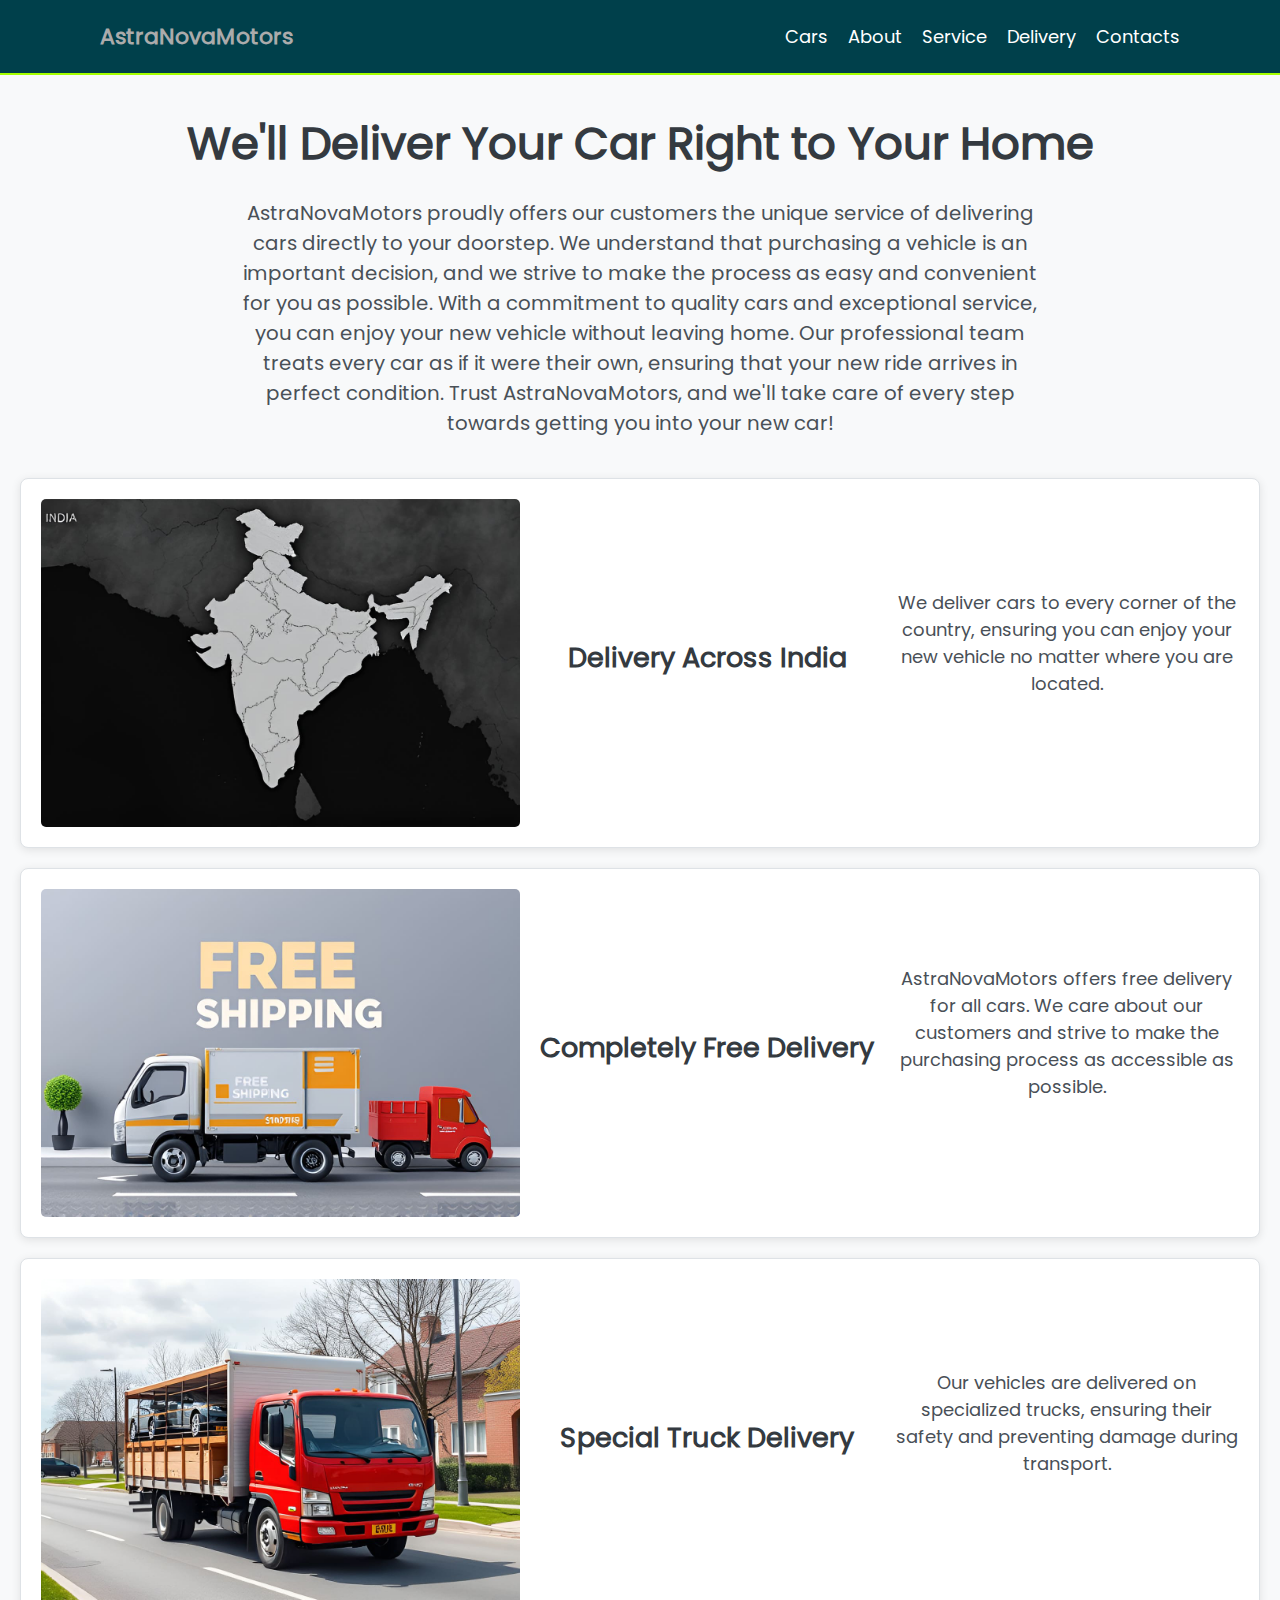
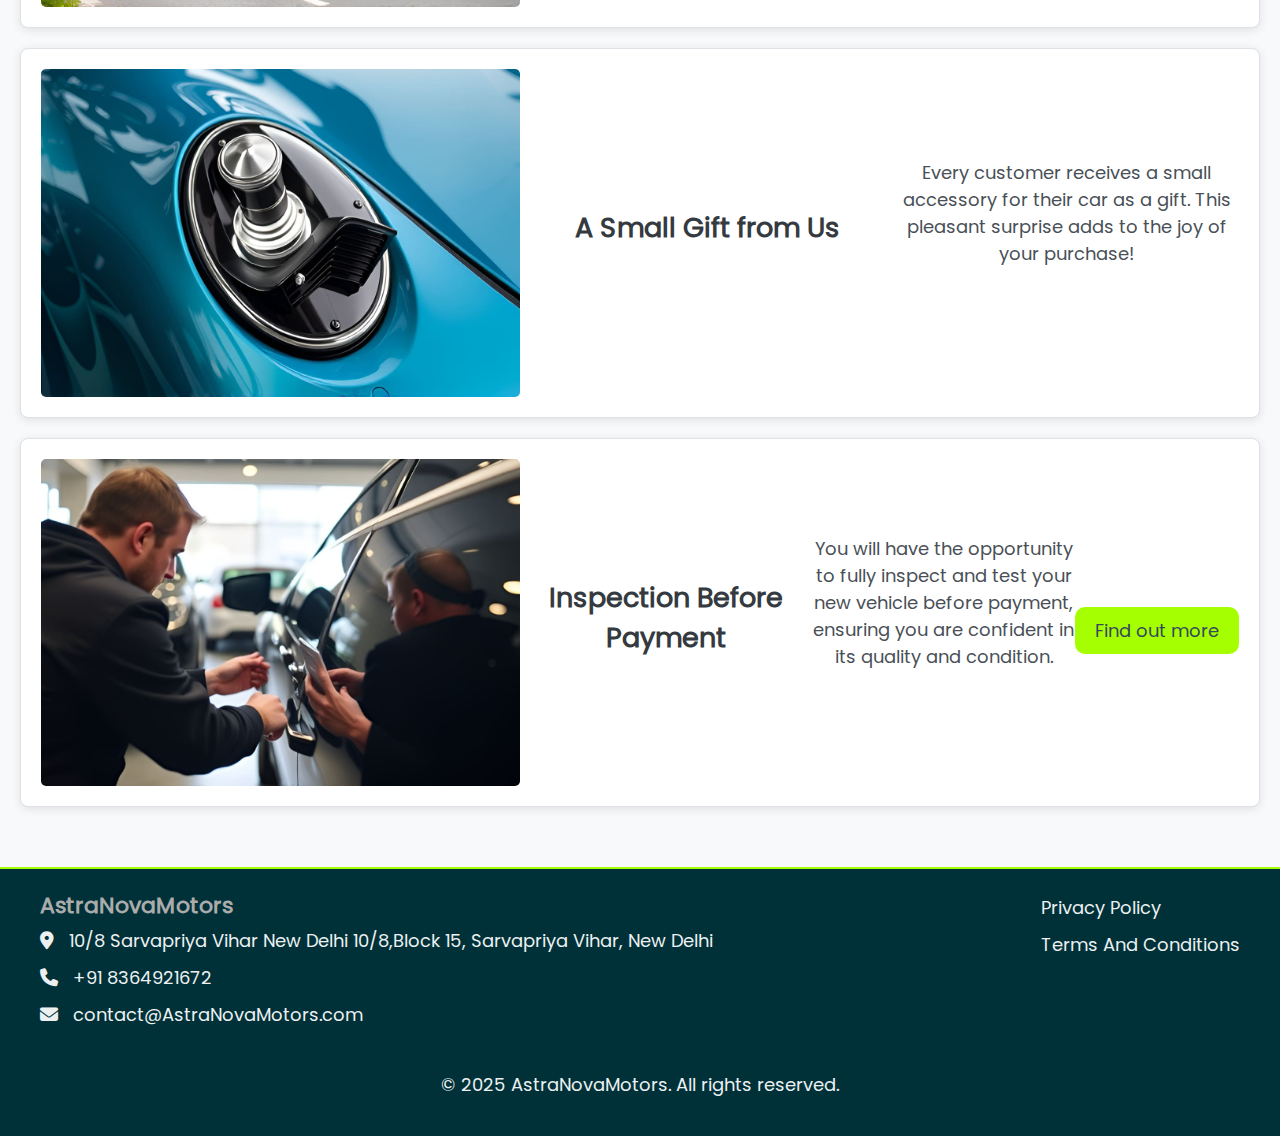
<file: delivery.html>
<!DOCTYPE html>
<html lang="en">
    <head>
        <meta charset="UTF-8" />
        <meta name="viewport" content="width=device-width, initial-scale=1.0" />
        <title>AstraNova Motors - Vehicle Delivery Services in India</title>
        <meta
            name="description"
            content="AstraNova Motors offers reliable vehicle delivery services across India. Experience seamless transportation of your vehicle with our dedicated team, ensuring safe and timely delivery to your desired location."
        /> 
        <link rel="stylesheet" href="fonts/fontawesome/css/all.min.css" />
        <link rel="icon" href="img/favicon.ico" />
        <link rel="stylesheet" href="css/style.css" />
    </head>
    <body>
        <header class="header">
            <nav class="navigation">
                <a class="header-link" href="/">AstraNovaMotors</a>
                <ul class="nav-list">
                    <li class="nav-item">
                        <a class="nav-link" href="cars.html">Cars</a>
                    </li>
                    <li class="nav-item">
                        <a class="nav-link" href="about.html">About</a>
                    </li>
                    <li class="nav-item">
                        <a class="nav-link" href="service.html">Service</a>
                    </li>
                    <li class="nav-item">
                        <a class="nav-link" href="delivery.html">Delivery</a>
                    </li>
                    <li class="nav-item">
                        <a class="nav-link" href="/#form">Contacts</a>
                    </li>
                </ul>
            </nav>
        </header>

        <main class="delivery-wrapper">
            <section class="delivery-section">
                <h1>We'll Deliver Your Car Right to Your Home</h1>
                <p>
                    AstraNovaMotors proudly offers our customers the unique service of delivering cars directly to your doorstep. We understand that purchasing a vehicle is an important decision, and we strive to make the process as easy and convenient for you as possible. 
                    With a commitment to quality cars and exceptional service, you can enjoy your new vehicle without leaving home. Our professional team treats every car as if it were their own, ensuring that your new ride arrives in perfect condition. 
                    Trust AstraNovaMotors, and we'll take care of every step towards getting you into your new car!
                </p>
        
                <div class="delivery-cards">
                    <div class="delivery-card">
                        <img src="img/delivery/delivery-1.jpg" alt="Delivery across India">
                        <h3>Delivery Across India</h3>
                        <p>We deliver cars to every corner of the country, ensuring you can enjoy your new vehicle no matter where you are located.</p>
                    </div>
                    <div class="delivery-card">
                        <img src="img/delivery/delivery-2.jpg" alt="Free Delivery">
                        <h3>Completely Free Delivery</h3>
                        <p>AstraNovaMotors offers free delivery for all cars. We care about our customers and strive to make the purchasing process as accessible as possible.</p>
                    </div>
                    <div class="delivery-card">
                        <img src="img/delivery/delivery-3.jpg" alt="Special Truck Delivery">
                        <h3>Special Truck Delivery</h3>
                        <p>Our vehicles are delivered on specialized trucks, ensuring their safety and preventing damage during transport.</p>
                    </div>
                    <div class="delivery-card">
                        <img src="img/delivery/delivery-4.jpg" alt="Small Gift">
                        <h3>A Small Gift from Us</h3>
                        <p>Every customer receives a small accessory for their car as a gift. This pleasant surprise adds to the joy of your purchase!</p>
                    </div>
                    <div class="delivery-card">
                        <img src="img/delivery/delivery-5.jpg" alt="Inspection Before Payment">
                        <h3>Inspection Before Payment</h3>
                        <p>You will have the opportunity to fully inspect and test your new vehicle before payment, ensuring you are confident in its quality and condition.</p>
                        <a href="/#form" class="delivery-card__btn">Find out more</a>
                    </div>
                </div>
            </section>
        </main>
        

        <footer class="footer">
            <div class="footer-container">
                <div class="footer-info">
                    <a class="footer-link" href="/">AstraNovaMotors</a>
                    <a class="contact-footer" href="https://maps.app.goo.gl/JV4D3udkMR4UjnnQ8" target="_blank"><i class="fas fa-map-marker-alt"></i> 10/8 Sarvapriya Vihar New Delhi 10/8,Block 15, Sarvapriya Vihar, New Delhi</a>
                    <a class="contact-footer" href="tel:+91 8364921672"><i class="fas fa-phone"></i> +91 8364921672</a>
                    <a class="contact-footer" href="mailto:contact@AstraNovaMotors.com"><i class="fas fa-envelope"></i> contact@AstraNovaMotors.com</a>
                </div>
                <div class="footer-links">
                    <a href="privacy-policy.html">Privacy Policy</a>
                    <a href="terms-conditions.html">Terms And Conditions</a>
                </div>
                <div class="footer-bottom">
                    <p>&copy; 2025 AstraNovaMotors. All rights reserved.</p>
                </div>
            </div>
        </footer>
        
    </body>
</html>
</file>
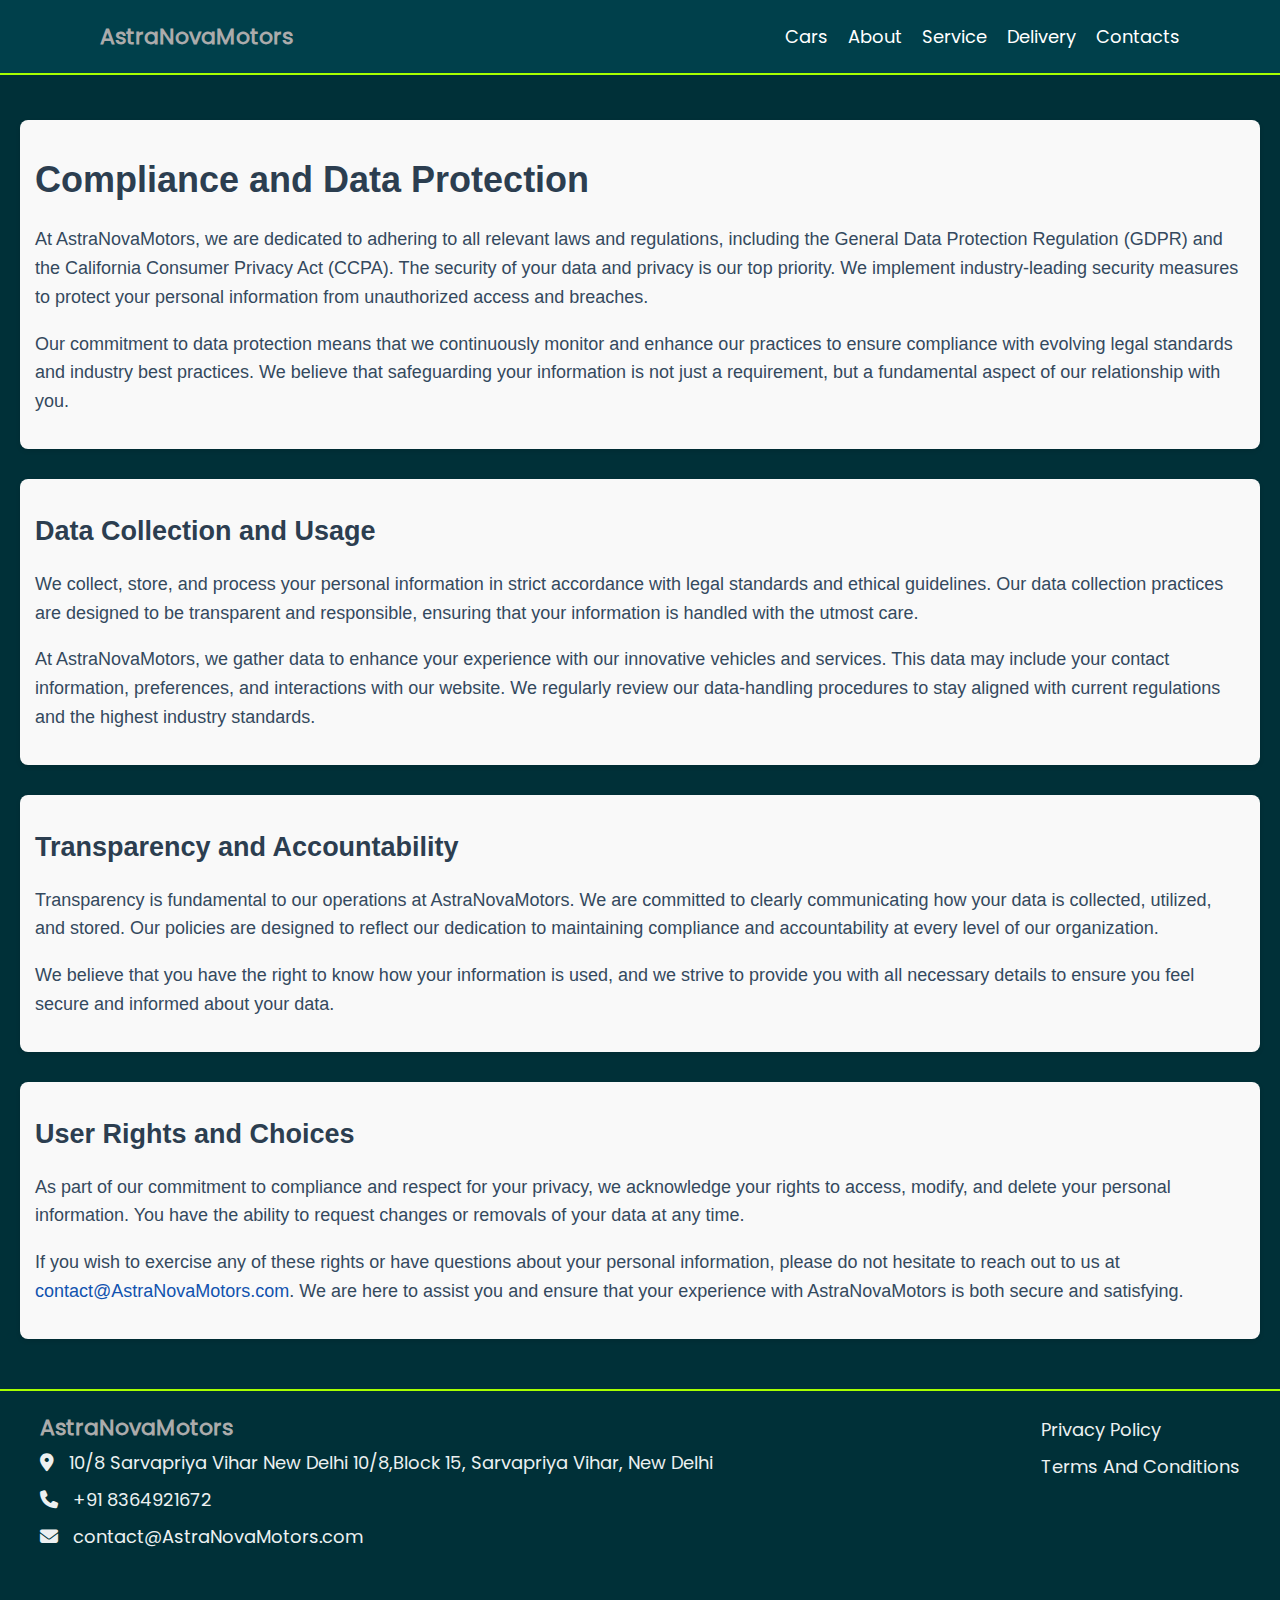
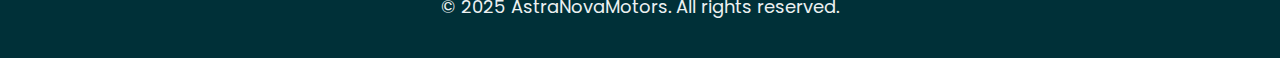
<file: privacy-policy.html>
<!DOCTYPE html>
<html lang="en">
    <head>
        <meta charset="UTF-8" />
        <meta name="viewport" content="width=device-width, initial-scale=1.0" />
        <title>Privacy Policy - AstraNovaMotors</title>
        <meta
            name="description"
            content="Learn how AstraNovaMotors protects your personal information and uses the data we collect. Our privacy policy ensures the security of your information."
        />  
        <link rel="stylesheet" href="fonts/fontawesome/css/all.min.css" />
        <link rel="icon" href="img/favicon.ico" />
        <link rel="stylesheet" href="css/style.css" />
    </head>
    <body>
        <header class="header">
            <nav class="navigation">
                <a class="header-link" href="/">AstraNovaMotors</a>
                <ul class="nav-list">
                    <li class="nav-item">
                        <a class="nav-link" href="cars.html">Cars</a>
                    </li>
                    <li class="nav-item">
                        <a class="nav-link" href="about.html">About</a>
                    </li>
                    <li class="nav-item">
                        <a class="nav-link" href="service.html">Service</a>
                    </li>
                    <li class="nav-item">
                        <a class="nav-link" href="delivery.html">Delivery</a>
                    </li>
                    <li class="nav-item">
                        <a class="nav-link" href="/#form">Contacts</a>
                    </li>
                </ul>
            </nav>
        </header>

        <main class="privacy-main">
            <section id="compliance-data-protection" class="privacy-policy compliance">
                <h1 class="privacy-title">Compliance and Data Protection</h1>
                <p class="privacy-text">At AstraNovaMotors, we are dedicated to adhering to all relevant laws and regulations, including the General Data Protection Regulation (GDPR) and the California Consumer Privacy Act (CCPA). The security of your data and privacy is our top priority. We implement industry-leading security measures to protect your personal information from unauthorized access and breaches.</p>
                <p class="privacy-text">Our commitment to data protection means that we continuously monitor and enhance our practices to ensure compliance with evolving legal standards and industry best practices. We believe that safeguarding your information is not just a requirement, but a fundamental aspect of our relationship with you.</p>
            </section>
        
            <section id="data-collection-usage" class="privacy-policy data-collection">
                <h2 class="privacy-title">Data Collection and Usage</h2>
                <p class="privacy-text">We collect, store, and process your personal information in strict accordance with legal standards and ethical guidelines. Our data collection practices are designed to be transparent and responsible, ensuring that your information is handled with the utmost care.</p>
                <p class="privacy-text">At AstraNovaMotors, we gather data to enhance your experience with our innovative vehicles and services. This data may include your contact information, preferences, and interactions with our website. We regularly review our data-handling procedures to stay aligned with current regulations and the highest industry standards.</p>
            </section>
        
            <section id="transparency-accountability" class="privacy-policy transparency">
                <h2 class="privacy-title">Transparency and Accountability</h2>
                <p class="privacy-text">Transparency is fundamental to our operations at AstraNovaMotors. We are committed to clearly communicating how your data is collected, utilized, and stored. Our policies are designed to reflect our dedication to maintaining compliance and accountability at every level of our organization.</p>
                <p class="privacy-text">We believe that you have the right to know how your information is used, and we strive to provide you with all necessary details to ensure you feel secure and informed about your data.</p>
            </section>
        
            <section id="user-rights-choices" class="privacy-policy user-rights">
                <h2 class="privacy-title">User  Rights and Choices</h2>
                <p class="privacy-text">As part of our commitment to compliance and respect for your privacy, we acknowledge your rights to access, modify, and delete your personal information. You have the ability to request changes or removals of your data at any time.</p>
                <p class="privacy-text">If you wish to exercise any of these rights or have questions about your personal information, please do not hesitate to reach out to us at <a class="contact-privacy-terms" href="mailto:contact@AstraNovaMotors.com"></i> contact@AstraNovaMotors.com</a>. We are here to assist you and ensure that your experience with AstraNovaMotors is both secure and satisfying.</p>
            </section>
        </main>
        
        

        <footer class="footer">
            <div class="footer-container">
                <div class="footer-info">
                    <a class="footer-link" href="/">AstraNovaMotors</a>
                    <a class="contact-footer" href="https://maps.app.goo.gl/JV4D3udkMR4UjnnQ8" target="_blank"><i class="fas fa-map-marker-alt"></i> 10/8 Sarvapriya Vihar New Delhi 10/8,Block 15, Sarvapriya Vihar, New Delhi</a>
                    <a class="contact-footer" href="tel:+91 8364921672"><i class="fas fa-phone"></i> +91 8364921672</a>
                    <a class="contact-footer" href="mailto:contact@AstraNovaMotors.com"><i class="fas fa-envelope"></i> contact@AstraNovaMotors.com</a>
                </div>
                <div class="footer-links">
                    <a href="privacy-policy.html">Privacy Policy</a>
                    <a href="terms-conditions.html">Terms And Conditions</a>
                </div>
                <div class="footer-bottom">
                    <p>&copy; 2025 AstraNovaMotors. All rights reserved.</p>
                </div>
            </div>
        </footer>
        
    </body>
</html>
</file>
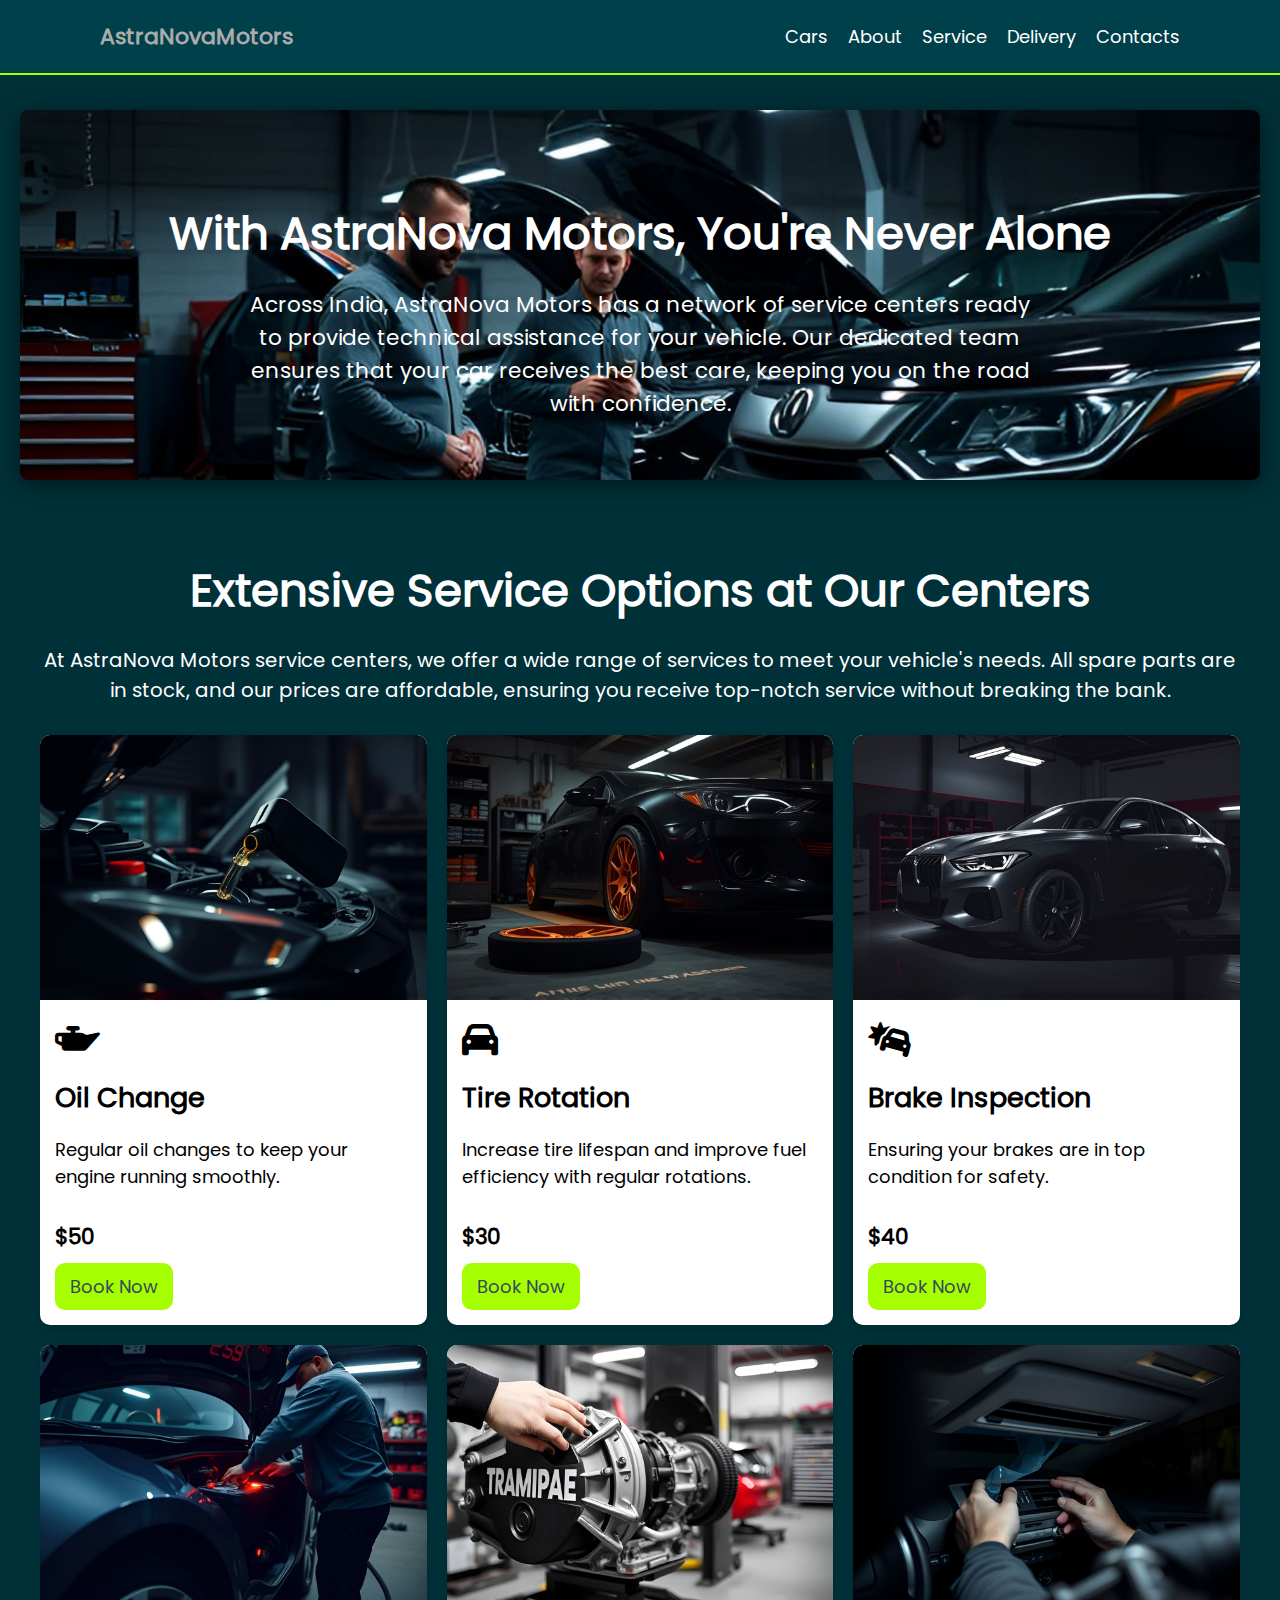
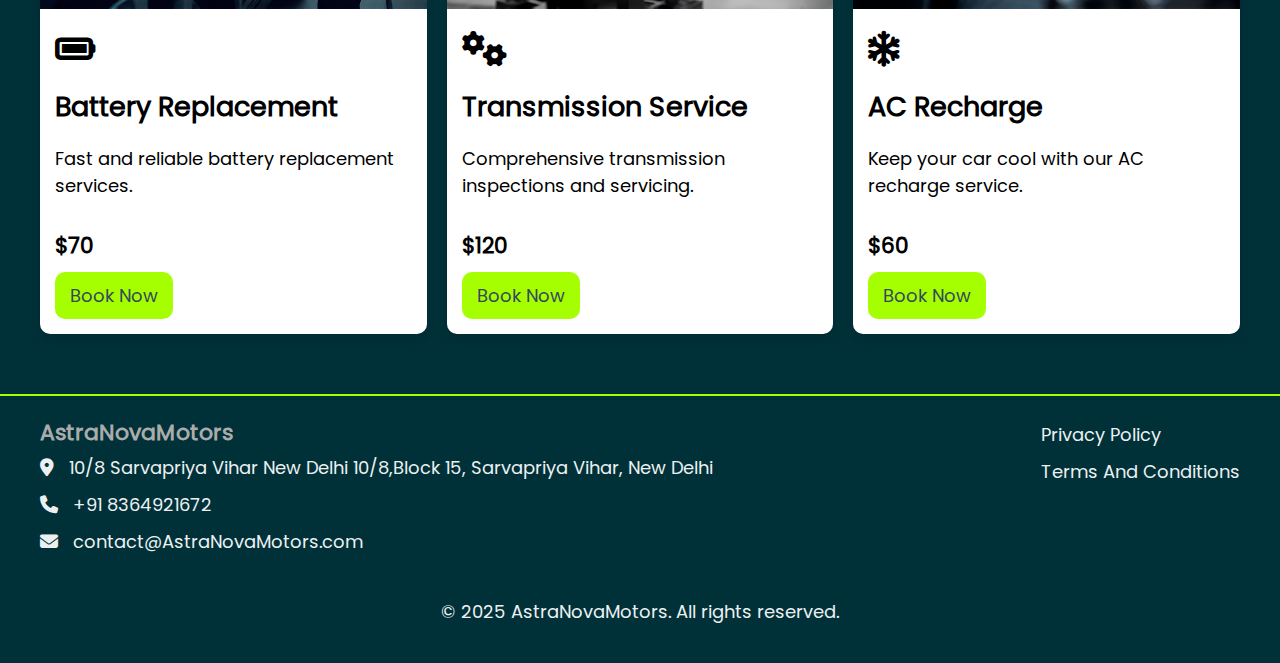
<file: service.html>
<!DOCTYPE html>
<html lang="en">
    <head>
        <meta charset="UTF-8" />
        <meta name="viewport" content="width=device-width, initial-scale=1.0" />
        <title>AstraNova Motors - Vehicle Support Services</title>
        <meta
            name="description"
            content="At AstraNova Motors, we provide comprehensive vehicle support services to ensure your car runs smoothly. Discover our maintenance options, expert repairs, and customer support designed to keep your vehicle in top condition."
        />   
        <link rel="stylesheet" href="fonts/fontawesome/css/all.min.css" />
        <link rel="icon" href="img/favicon.ico" />
        <link rel="stylesheet" href="css/style.css" />
    </head>
    <body>
        <header class="header">
            <nav class="navigation">
                <a class="header-link" href="/">AstraNovaMotors</a>
                <ul class="nav-list">
                    <li class="nav-item">
                        <a class="nav-link" href="cars.html">Cars</a>
                    </li>
                    <li class="nav-item">
                        <a class="nav-link" href="about.html">About</a>
                    </li>
                    <li class="nav-item">
                        <a class="nav-link" href="service.html">Service</a>
                    </li>
                    <li class="nav-item">
                        <a class="nav-link" href="delivery.html">Delivery</a>
                    </li>
                    <li class="nav-item">
                        <a class="nav-link" href="/#form">Contacts</a>
                    </li>
                </ul>
            </nav>
        </header>

        <main class="service-support">

            <section class="intro-section">
                <h1 class="intro-title">With AstraNova Motors, You're Never Alone</h1>
                <p class="intro-description">
                    Across India, AstraNova Motors has a network of service centers ready to provide technical assistance for your vehicle. Our dedicated team ensures that your car receives the best care, keeping you on the road with confidence.
                </p>
            </section>

            <section class="service-maintenance">
                <h2>Extensive Service Options at Our Centers</h2>
                <p>At AstraNova Motors service centers, we offer a wide range of services to meet your vehicle's needs. All spare parts are in stock, and our prices are affordable, ensuring you receive top-notch service without breaking the bank.</p>
                <div class="service-maintenance__cards">
                    <div class="service-card">
                        <img src="img/service/service-item-1.jpg" alt="Oil Change">
                        <div class="service-card__details">
                            <i class="fas fa-oil-can"></i>
                            <h3>Oil Change</h3>
                            <p>Regular oil changes to keep your engine running smoothly.</p>
                            <span class="service-card__price">$50</span>
                            <a href="/#form" class="service-card__btn">Book Now</a>
                        </div>
                    </div>
                    <div class="service-card">
                        <img src="img/service/service-item-2.jpg" alt="Tire Rotation">
                        <div class="service-card__details">
                            <i class="fas fa-car"></i>
                            <h3>Tire Rotation</h3>
                            <p>Increase tire lifespan and improve fuel efficiency with regular rotations.</p>
                            <span class="service-card__price">$30</span>
                            <a href="/#form" class="service-card__btn">Book Now</a>
                        </div>
                    </div>
                    <div class="service-card">
                        <img src="img/service/service-item-3.jpg" alt="Brake Inspection">
                        <div class="service-card__details">
                            <i class="fas fa-car-crash"></i>
                            <h3>Brake Inspection</h3>
                            <p>Ensuring your brakes are in top condition for safety.</p>
                            <span class="service-card__price">$40</span>
                            <a href="/#form" class="service-card__btn">Book Now</a>
                        </div>
                    </div>
                    <div class="service-card">
                        <img src="img/service/service-item-4.jpg" alt="Battery Replacement">
                        <div class="service-card__details">
                            <i class="fas fa-battery-full"></i>
                            <h3>Battery Replacement</h3>
                            <p>Fast and reliable battery replacement services.</p>
                            <span class="service-card__price">$70</span>
                            <a href="/#form" class="service-card__btn">Book Now</a>
                        </div>
                    </div>
                    <div class="service-card">
                        <img src="img/service/service-item-5.jpg" alt="Transmission Service">
                        <div class="service-card__details">
                            <i class="fas fa-cogs"></i>
                            <h3>Transmission Service</h3>
                            <p>Comprehensive transmission inspections and servicing.</p>
                            <span class="service-card__price">$120</span>
                            <a href="/#form" class="service-card__btn">Book Now</a>
                        </div>
                    </div>
                    <div class="service-card">
                        <img src="img/service/service-item-6.jpg" alt="AC Recharge">
                        <div class="service-card__details">
                            <i class="fas fa-snowflake"></i>
                            <h3>AC Recharge</h3>
                            <p>Keep your car cool with our AC recharge service.</p>
                            <span class="service-card__price">$60</span>
                            <a href="/#form" class="service-card__btn">Book Now</a>
                        </div>
                    </div>
                </div>
            </section>

        </main>
        

        <footer class="footer">
            <div class="footer-container">
                <div class="footer-info">
                    <a class="footer-link" href="/">AstraNovaMotors</a>
                    <a class="contact-footer" href="https://maps.app.goo.gl/JV4D3udkMR4UjnnQ8" target="_blank"><i class="fas fa-map-marker-alt"></i> 10/8 Sarvapriya Vihar New Delhi 10/8,Block 15, Sarvapriya Vihar, New Delhi</a>
                    <a class="contact-footer" href="tel:+91 8364921672"><i class="fas fa-phone"></i> +91 8364921672</a>
                    <a class="contact-footer" href="mailto:contact@AstraNovaMotors.com"><i class="fas fa-envelope"></i> contact@AstraNovaMotors.com</a>
                </div>
                <div class="footer-links">
                    <a href="privacy-policy.html">Privacy Policy</a>
                    <a href="terms-conditions.html">Terms And Conditions</a>
                </div>
                <div class="footer-bottom">
                    <p>&copy; 2025 AstraNovaMotors. All rights reserved.</p>
                </div>
            </div>
        </footer>
        
    </body>
</html>
</file>
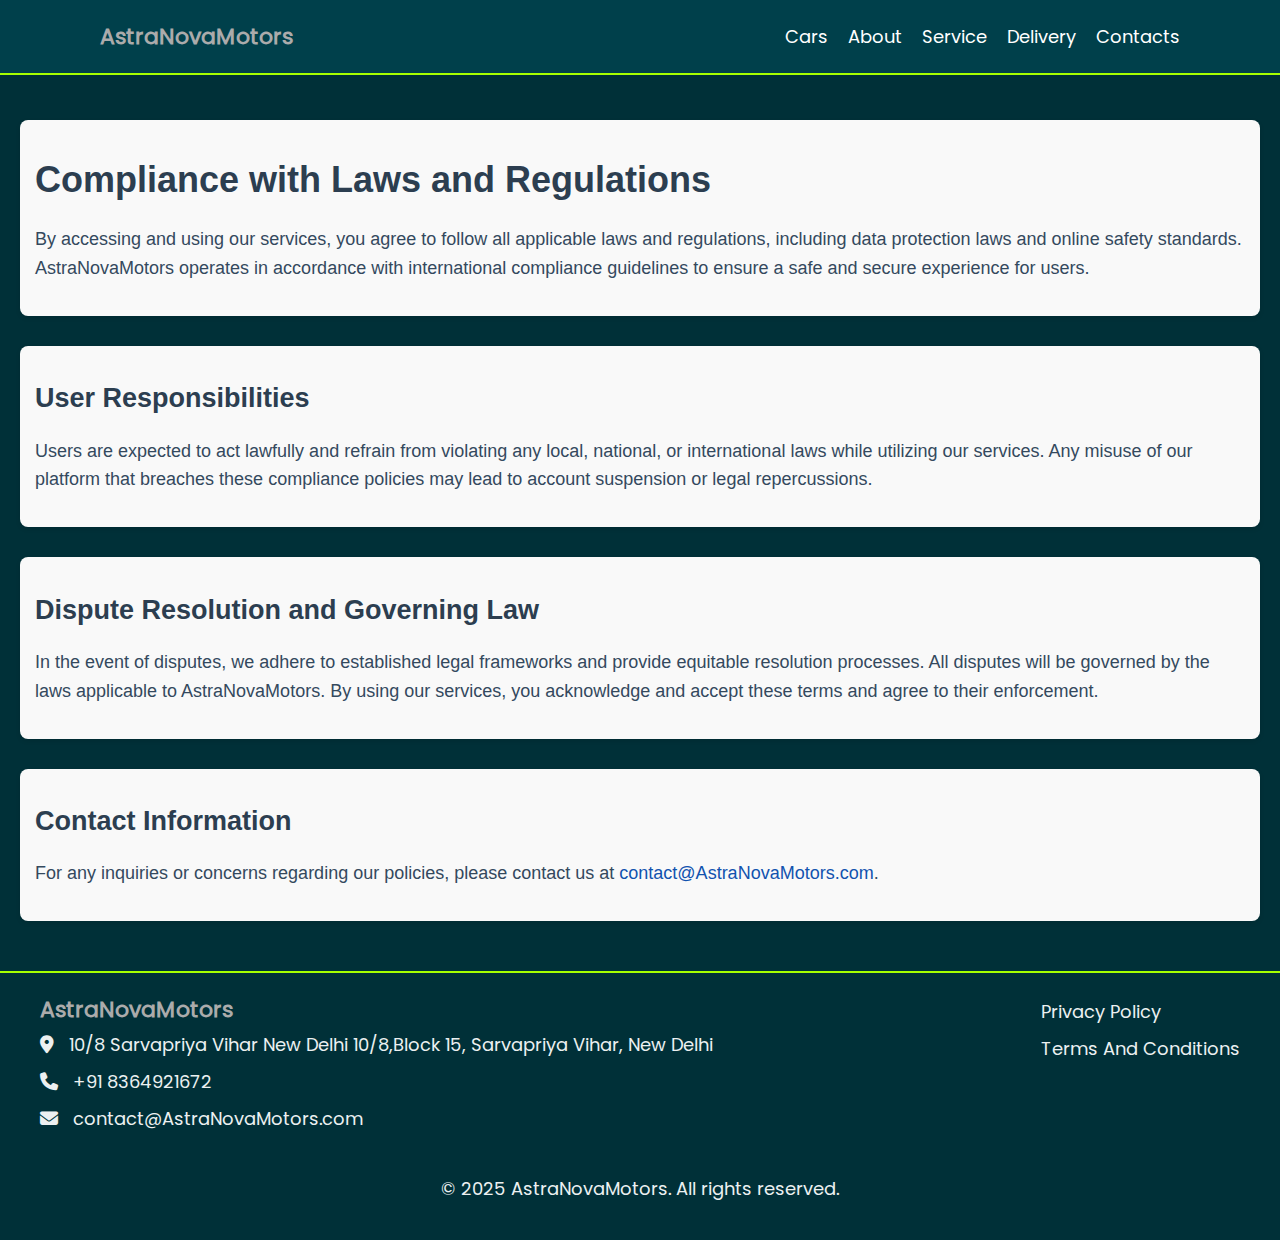
<file: terms-conditions.html>
<!DOCTYPE html>
<html lang="en">
    <head>
        <meta charset="UTF-8" />
        <meta name="viewport" content="width=device-width, initial-scale=1.0" />
        <title>Terms and Conditions - AstraNovaMotors</title>
        <meta
            name="description"
            content="Review the terms and conditions governing your use of AstraNovaMotors services. Understand your rights and responsibilities while using our platform."
        />
        <link rel="stylesheet" href="fonts/fontawesome/css/all.min.css" />
        <link rel="icon" href="img/favicon.ico" />
        <link rel="stylesheet" href="css/style.css" />
    </head>
    <body>
        <header class="header">
            <nav class="navigation">
                <a class="header-link" href="/">AstraNovaMotors</a>
                <ul class="nav-list">
                    <li class="nav-item">
                        <a class="nav-link" href="cars.html">Cars</a>
                    </li>
                    <li class="nav-item">
                        <a class="nav-link" href="about.html">About</a>
                    </li>
                    <li class="nav-item">
                        <a class="nav-link" href="service.html">Service</a>
                    </li>
                    <li class="nav-item">
                        <a class="nav-link" href="delivery.html">Delivery</a>
                    </li>
                    <li class="nav-item">
                        <a class="nav-link" href="/#form">Contacts</a>
                    </li>
                </ul>
            </nav>
        </header>

        <main class="terms-main">
            <section id="legal-compliance" class="terms-and-conditions legal-compliance">
                <h1 class="terms-title">Compliance with Laws and Regulations</h1>
                <p class="terms-text">By accessing and using our services, you agree to follow all applicable laws and regulations, including data protection laws and online safety standards. AstraNovaMotors operates in accordance with international compliance guidelines to ensure a safe and secure experience for users.</p>
            </section>
        
            <section id="user-responsibilities" class="terms-and-conditions user-responsibilities">
                <h2 class="terms-title">User  Responsibilities</h2>
                <p class="terms-text">Users are expected to act lawfully and refrain from violating any local, national, or international laws while utilizing our services. Any misuse of our platform that breaches these compliance policies may lead to account suspension or legal repercussions.</p>
            </section>
        
            <section id="dispute-resolution" class="terms-and-conditions dispute-resolution">
                <h2 class="terms-title">Dispute Resolution and Governing Law</h2>
                <p class="terms-text">In the event of disputes, we adhere to established legal frameworks and provide equitable resolution processes. All disputes will be governed by the laws applicable to AstraNovaMotors. By using our services, you acknowledge and accept these terms and agree to their enforcement.</p>
            </section>
        
            <section id="contact-information" class="terms-and-conditions contact-information">
                <h2 class="terms-title">Contact Information</h2>
                <p class="terms-text">For any inquiries or concerns regarding our policies, please contact us at <a class="contact-privacy-terms" href="mailto:contact@AstraNovaMotors.com"></i> contact@AstraNovaMotors.com</a>.</p>
            </section>
        </main>        
        
        

        <footer class="footer">
            <div class="footer-container">
                <div class="footer-info">
                    <a class="footer-link" href="/">AstraNovaMotors</a>
                    <a class="contact-footer" href="https://maps.app.goo.gl/JV4D3udkMR4UjnnQ8" target="_blank"><i class="fas fa-map-marker-alt"></i> 10/8 Sarvapriya Vihar New Delhi 10/8,Block 15, Sarvapriya Vihar, New Delhi</a>
                    <a class="contact-footer" href="tel:+91 8364921672"><i class="fas fa-phone"></i> +91 8364921672</a>
                    <a class="contact-footer" href="mailto:contact@AstraNovaMotors.com"><i class="fas fa-envelope"></i> contact@AstraNovaMotors.com</a>
                </div>
                <div class="footer-links">
                    <a href="privacy-policy.html">Privacy Policy</a>
                    <a href="terms-conditions.html">Terms And Conditions</a>
                </div>
                <div class="footer-bottom">
                    <p>&copy; 2025 AstraNovaMotors. All rights reserved.</p>
                </div>
            </div>
        </footer>
        
    </body>
</html>
</file>
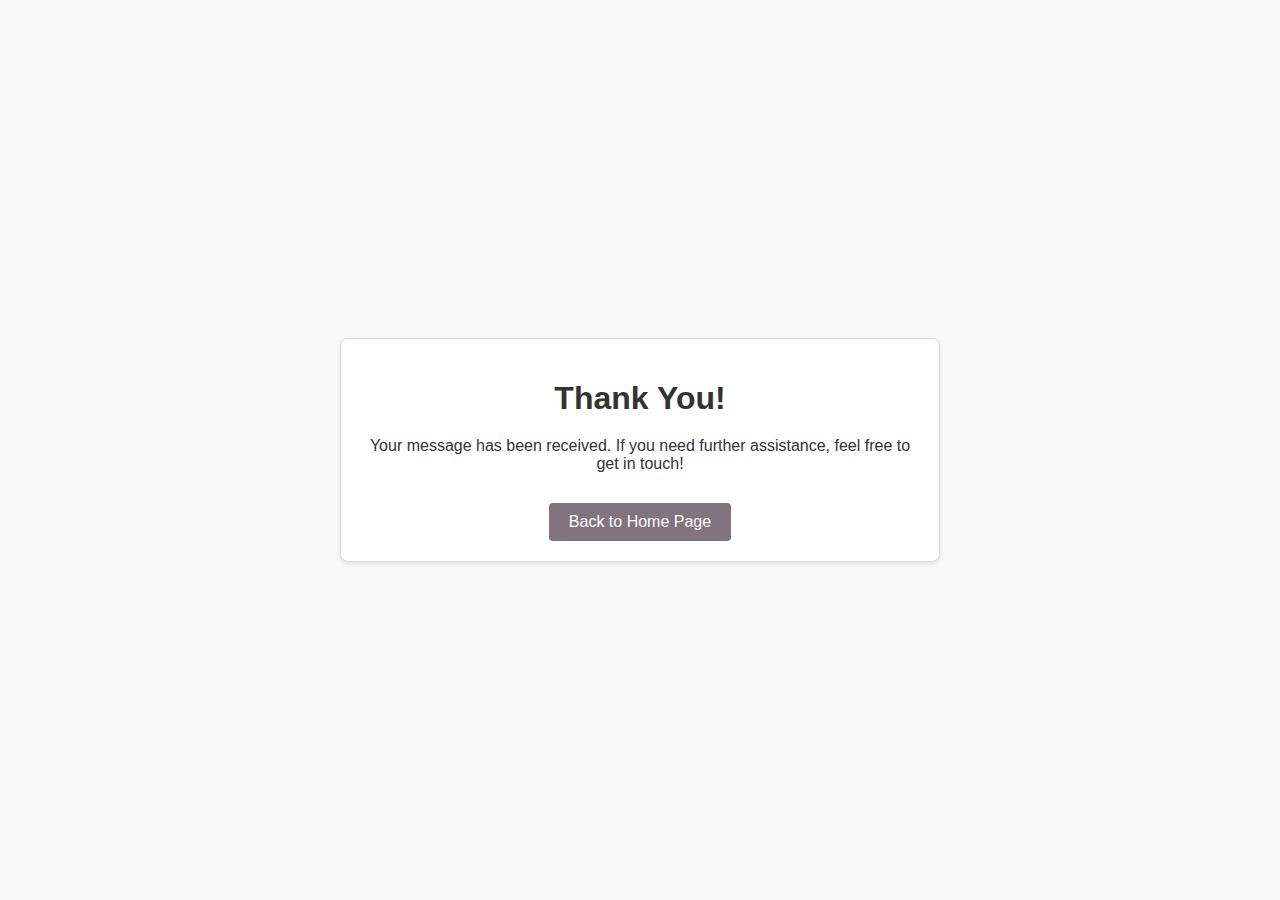
<file: thanks.html>
<!DOCTYPE html>
<html lang="en">
  <head>
    <meta charset="UTF-8" />
    <meta name="viewport" content="width=device-width, initial-scale=1.0" />
    <title>Thank You for Your Purchase - AstraNovaMotors</title>
    <meta
        name="description"
        content="Thank you for your purchase at AstraNovaMotors! Your order is being processed, and we will keep you informed throughout the entire process. We appreciate your choice in selecting us for your automotive needs!"
    />
    <link rel="stylesheet" href="css/style.css" />
    <style>
      body {
        display: flex;
        justify-content: center;
        align-items: center;
        height: 100vh;
        margin: 0;
        font-family: Arial, sans-serif;
        text-align: center;
        background-color: #f9f9f9;
        color: #333;
      }
      .thank-you-container {
        max-width: 600px;
        padding: 20px;
        background: #fff;
        border: 1px solid #ddd;
        box-shadow: 0 2px 5px rgba(0, 0, 0, 0.1);
        border-radius: 8px;
      }
      .thank-you-container h1 {
        font-size: 2rem;
        margin-bottom: 20px;
      }
      .thank-you-container p {
        font-size: 1rem;
        margin-bottom: 30px;
      }
      .home-button {
        display: inline-block;
        padding: 10px 20px;
        font-size: 1rem;
        color: #fff;
        background-color: #81747f;
        border: none;
        border-radius: 4px;
        text-decoration: none;
        cursor: pointer;
        transition: background-color 0.3s;
      }
      .home-button:hover {
        background-color: #393638;
      }
    </style>
  </head>
  <body>
    <main>
      <div class="thank-you-container">
        <h1>Thank You!</h1>
        <p>
          Your message has been received. If you need further assistance, feel free to get in touch!
        </p>
        <a href="/" class="home-button">Back to Home Page</a>
      </div>
    </main>
  </body>
</html>
</file>
<file: css/style.css>
@font-face {
    font-family: "Poppins";
    src: url("../fonts/Poppins-Regular.ttf") format("truetype");
    font-weight: normal;
    font-style: normal;
}

html,
body {
    height: 100%;
    max-width: 1920px;
    margin: 0 auto;
}

html {
    scroll-behavior: smooth;
}

body {
    font-family: "Poppins", sans-serif;
    font-size: 18px;
    font-weight: 400;
    margin: 0;
    background-color: #003038;
    color: #ffffff;
    display: flex;
    flex-direction: column;
    overflow-x: hidden;
}

* {
    box-sizing: border-box;
}

@media (max-width: 900px) {
    body {
        font-size: 16px;
    }
    .navigation {
        flex-direction: column;
        gap: 10px;
    }
    .header {
        padding: 35px 0;
        display: flex;
        justify-content: center;
    }
}
body::-webkit-scrollbar {
    width: 10px;
    background-color: #5e5e5e;
}
body::-webkit-scrollbar-thumb {
    background-color: #a6ff00;
}
body::-webkit-scrollbar-track {
    -webkit-box-shadow: inset 0 0 6px #a9a9a9;
    background-color: transparent;
}
.header {
    padding: 20px 100px;
    position: fixed;
    top: 0;
    left: 0;
    right: 0;
    background-color: #00404b;
    transition: top 0.3s;
    z-index: 1000;
    border-bottom: 2px solid #a6ff00;
    max-width: 1920px;
    margin: 0 auto;

}
.navigation {
    display: flex;
    justify-content: space-between;
    align-items: center;
}
.header-link, .footer-link {
    text-decoration: none;
    color: #ababab;
    font-weight: 900;
    font-size: 22px;
    transition: color 0.3s ease;
}
.nav-list {
    list-style: none;
    padding: 0;
    margin: 0;
    display: flex;
}
.nav-item {
    margin-left: 20px;
}
.nav-link {
    font-weight: 100;
    text-decoration: none;
    color: #ffffff;
    transition: color 0.3s ease;
    transition: border-bottom 0.3s ease;
    border-bottom: 1px solid transparent;
}
.main-content {
    margin-top: 70px;
}
@media (max-width: 550px) {
    .nav-item {
        margin-left: 5px;
        font-size: 14px;
    }
    .main-content {
        margin-top: 100px;
    }
    .nav-link{
        padding: 2px 5px;
    }
}

.slider-header {
    position: relative;
    width: 100vw;
    height: 86vh;
    overflow: hidden;
}

.slider-header-content {
    width: 100%;
    height: 100%;
    display: flex;
    transition: transform 0.5s ease-in-out;
}

.slide-header {
    min-width: 100%;
    height: 100%;
    position: relative;
    display: flex;
    align-items: center;
    justify-content: center;
    overflow: hidden;
}

.slide-header img {
    width: 100%;
    height: 100%;
    object-fit: cover;
}

.slide-header-text {
    position: absolute;
    top: 50%;
    left: 50%;
    transform: translate(-50%, -50%);
    color: white;
    text-align: center;
    padding: 20px;
    background: rgba(0, 128, 105, 0.534);
    border-radius: 10px;
}

.slide-header-text h2 {
    font-size: 2.5rem;
    margin: 0;
}

.slide-header-text p {
    font-size: 1.2rem;
}

.prev-header, .next-header {
    position: absolute;
    top: 50%;
    transform: translateY(-50%);
    font-size: 2rem;
    background: #a6ff00;
    border: none;
    padding: 10px;
    cursor: pointer;
    z-index: 10;
    border-radius: 10px;
    transition: background 0.3s ease;
}

.prev-header {
    left: 20px;
}

.next-header {
    right: 20px;
}


@media (max-width: 768px) {
    .slide-header-text h2 {
        font-size: 2rem;
    }

    .slide-header-text p {
        font-size: 1rem;
    }
}

@media (max-width: 480px) {
    .slide-header-text h2 {
        font-size: 1.5rem;
    }

    .slide-header-text p {
        font-size: 0.8rem;
    }

    .prev-header, .next-header {
        font-size: 1.5rem;
    }
}

.astranova-content {
    background-color: #f7f7f7;
    padding: 30px 20px;
    text-align: center;
}

.astranova-content-text {
    max-width: 100%;
    margin: 0 auto;
}

.astranova-content h1 {
    color: #2c3e50;
    font-size: 2.5rem;
    margin-bottom: 20px;
}

.astranova-content p {
    color: #34495e;
    font-size: 1.2rem;
    line-height: 1.6;
    margin-bottom: 15px;
}

@media (max-width: 768px) {
    .astranova-content h1 {
        font-size: 2rem;
    }

    .astranova-content p {
        font-size: 1rem;
    }
}

@media (max-width: 480px) {
    .astranova-content h1 {
        font-size: 1.5rem;
    }

    .astranova-content p {
        font-size: 0.9rem;
    }
}

.about-us-container {
    display: flex;
    flex-direction: column;
    background-color: #f7f7f7;
    padding: 40px 20px;
    align-items: center;
    text-align: center;
}

.about-us-text {
    max-width: 800px; 
    margin-bottom: 20px;
    color: #34495e;
}

.about-us-image {
    margin: 20px 0;
}

.about-us-image img {
    max-width: 90%;
    height: auto;
    border-radius: 30px;
}

.about-button {
    background-color: #a6ff00;
    color: #34495e;
    padding: 10px 20px;
    text-decoration: none;
    border-radius: 10px;
    transition: background-color 0.3s ease,
                color 0.3s ease;
    width: 140px;
}

@media (min-width: 768px) {
    .about-us-container {
        flex-direction: row;
        justify-content: space-between;
    }

    .about-us-text {
        margin-right: 20px;
        text-align: center;
        display: flex;
        flex-direction: column;
        align-items: center;
    }
}

.service-section {
    display: flex;
    flex-wrap: wrap;
    justify-content: space-around;
    padding: 80px 20px;
}

.service {
    background-color: #003038;
    border: 1px solid #ddd;
    color: white;
    border-radius: 8px;
    box-shadow: 0 2px 10px rgba(0, 0, 0, 0.1);
    margin: 10px;
    width: calc(33% - 20px);
    text-align: center;
    transition: transform 0.3s;
}

.service-image {
    width: 100%;
    border-top-left-radius: 8px;
    border-top-right-radius: 8px;
}

.service-title {
    font-size: 1.5em;
    margin: 15px 0 10px;
}

.service-text {
    font-size: 1em;
    margin: 0 15px 15px;
}

.service-button {
    display: inline-block;
    padding: 10px 20px;
    background-color: #a6ff00;
    color: #34495e;
    text-decoration: none;
    border-radius: 10px;
    margin-bottom: 20px;
    width: 140px;
    transition: background-color 0.3s ease,
                color 0.3s ease;
}

@media (max-width: 768px) {
    .service {
        width: calc(100% - 20px);
    }
}

.hero-section {
    display: flex;
    align-items: center;
    justify-content: center;
    height: 700px;
    background: #f7f7f7;
    padding: 20px;
}

.hero-card {
    display: flex;
    width: 100%;
    max-width: 1200px;
    border-radius: 15px;
    overflow: hidden;
    box-shadow: 0 4px 15px rgba(0, 0, 0, 0.2);
}

.hero-image {
    flex: 1;
    display: flex;
    align-items: center;
    justify-content: center;
}

.hero-image img {
    width: 100%;
    height: 100%;
    object-fit: cover;
}

.hero-content {
    flex: 1;
    padding: 40px;
    display: flex;
    flex-direction: column;
    justify-content: center;
    background-color: #003038;
}

.hero-title {
    font-size: 2.5em;
    color: white;
    margin-bottom: 20px;
}

.hero-description {
    margin: 20px 0;
    font-size: 1.2em;
    color: white;
}

.hero-button {
    align-self: flex-start;
    padding: 12px 20px;
    width: 160px;
    border: none;
    border-radius: 10px;
    background-color: #a6ff00;
    color: #34495e;
    text-decoration: none;
    font-size: 1em;
    transition: background-color 0.3s ease,
                color 0.3s ease;
}

@media (max-width: 768px) {
    .hero-section {
        height: 900px;
    }
    .hero-card {
        flex-direction: column;
    }

    .hero-image,
    .hero-content {
        width: 100%;
    }

    .hero-content {
        padding: 20px;
    }

    .hero-title {
        font-size: 2em;
        max-width: 300px;
    }

    .hero-description {
        font-size: 1em;
    }
}

.favorites-section {
    padding: 40px 20px;
    text-align: center;
}

.favorites-title {
    font-size: 2.5em;
    margin-bottom: 20px;
    color: white;
}

.favorites-container {
    display: flex;
    flex-wrap: wrap;
    justify-content: center;
    gap: 20px;
}

.favorite-card {
    background-color: #f7f7f7;
    border-radius: 10px;
    box-shadow: 0 2px 10px rgba(0, 0, 0, 0.1);
    overflow: hidden;
    width: 360px;
    transition: transform 0.3s, box-shadow 0.3s;
}

.favorite-card:hover {
    transform: translateY(-5px);
    box-shadow: 0 4px 20px rgba(0, 0, 0, 0.2);
}

.favorite-image {
    width: 100%;
    height: auto;
    object-fit: cover;
}

.favorite-model {
    font-size: 1.5em;
    margin: 15px 0 10px;
    color: #34495e;
    box-shadow: 0 4px 20px rgba(0, 0, 0, 0.2);
}

.favorite-description {
    font-size: 1em;
    color: #34495e;
    padding: 0 15px;
}

.favorite-button {
    display: inline-block;
    padding: 10px 20px;
    background-color: #a6ff00;
    color: #34495e;
    text-decoration: none;
    border-radius: 10px;
    margin: 15px 0;
    font-size: 1em;
    transition: background-color 0.3s ease,
                color 0.3s ease,
                transform 0.3s ease;
}


@media (min-width: 768px) {
    .favorites-container {
        justify-content: space-around;
    }

    .favorite-card {
        width: 450px;
    }
}

@media (min-width: 1200px) {
    .favorite-card {
        width: 450px;
    }
}

.testimonial-slider {
    padding: 20px;
    text-align: center;
    background-color: #f9f9f9;
    color: #34495e;
}

.testimonial-slider h2 {
    font-size: 2em;
    margin-bottom: 20px;
}

.testimonial-slider-content {
    display: flex;
    overflow-x: auto;
    scroll-snap-type: x mandatory;
    gap: 10px;
}

.testimonial-slide {
    flex: 0 0 auto;
    width: 90%;
    max-width: 700px;
    background: #fff;
    border-radius: 8px;
    box-shadow: 0 2px 10px rgba(0, 0, 0, 0.1);
    padding: 15px;
    transition: transform 0.5s ease;
    border: 1px solid #34495e;
    scroll-snap-align: start;
}

.testimonial-user-photo {
    width: 80px;
    height: 80px;
    border-radius: 50%;
    object-fit: cover;
    margin-bottom: 10px;
}

.testimonial-slide blockquote {
    font-style: italic;
    color: #34495e;
    font-size: 1.2em;
}

@media (min-width: 600px) {
    .testimonial-slide {
        width: 90%;
    }
}

@media (min-width: 1024px) {
    .testimonial-slider-content {
        justify-content: center;
    }
    .testimonial-slide {
        width: 90%;
        max-width: 800px;
    }
}

@media (min-width: 1440px) {
    .testimonial-slider h2 {
        font-size: 2.5em;
    }
    .testimonial-slide {
        max-width: 900px; 
    }
}

.form {
    max-width: 600px;
    margin: 50px auto;
    background: white;
    padding: 30px;
    border-radius: 12px;
    box-shadow: 0 10px 30px rgba(0, 0, 0, 0.3);
}

.heading-form {
    text-align: center;
    margin-bottom: 20px;
}

.heading-form{
    display: block;
    font-size: 1.8em;
    color: #555;
}

.box {
    width: 100%; 
    padding: 12px;
    margin-bottom: 15px;
    border: 2px solid #ddd;
    border-radius: 6px;
    transition: border-color 0.3s;
    font-size: 1em;
}

.box:focus {
    border-color: #007BFF;
    box-shadow: 0 0 5px rgba(0, 123, 255, 0.5); 
}

.form textarea {
    resize: none; 
    height: 120px;
    font-size: 1em;
}

.contact-form__checkbox {
    margin-right: 10px; 
}

.privacy-link {
    color: #34495e;
    text-decoration: none;
}

.btn {
    margin-top: 10px;
    background-color: #a6ff00;
    color: #34495e;
    border: none;
    padding: 12px;
    border-radius: 6px;
    width: 100%;
    font-size: 1em;
    cursor: pointer;
    transition: background-color 0.3s ease,
                color 0.3s ease;
}

@media (max-width: 768px) {
    .form {
        padding: 20px;
        margin: 30px;
    }

    .box {
        padding: 10px;
    }

    .heading-form span {
        font-size: 1em;
    }

    .btn {
        font-size: 0.9em;
    }
}

@media (max-width: 576px) {
    .form {
        margin: 20px;
    }

    .box {
        margin-bottom: 10px;
    }

    .btn {
        font-size: 0.8em;
    }
}

.footer {
    color: #ecf0f1;
    padding: 20px 0;
    border-top: 2px solid #a6ff00;
}

.footer-container {
    max-width: 1200px;
    margin: 0 auto;
    display: flex;
    justify-content: space-between;
    flex-wrap: wrap;
}

.footer-info {
    flex: 1;
    min-width: 250px;
    display: flex;
    flex-direction: column;
}
.contact-footer {
    color: #ecf0f1;
    text-decoration: none;
    margin: 5px 0;
    transition: color 0.3s ease;
}

.footer-links {
    display: flex;
    flex-direction: column;
}

.footer-links a {
    color: #ecf0f1;
    text-decoration: none;
    margin: 5px 0;
    transition: color 0.3s ease;
}

.footer-bottom {
    text-align: center;
    width: 100%;
    margin-top: 20px;
}

.footer-info i {
    margin-right: 10px;
}

@media (max-width: 768px) {
    .footer-container {
        flex-direction: column;
        align-items: center;
    }

    .footer-info, .footer-links {
        text-align: center;
    }
}

.privacy-main {
    margin-top: 100px;
    padding: 20px;
    font-family: Arial, sans-serif;
}

.privacy-policy {
    margin-bottom: 30px;
    background-color: #f9f9f9;
    border-radius: 8px;
    padding: 15px;
    box-shadow: 0 2px 5px rgba(0, 0, 0, 0.1);
}

.privacy-title {
    color: #2c3e50;
}

.privacy-text {
    line-height: 1.6;
    color: #34495e;
}

.contact-privacy-terms {
    text-decoration: none;
    color: #1153af;
    transition: color 0.3s ease;
}

.terms-main {
    margin-top: 100px;
    padding: 20px;
    font-family: Arial, sans-serif;
}

.terms-and-conditions {
    margin-bottom: 30px;
    background-color: #f9f9f9;
    border-radius: 8px;
    padding: 15px;
    box-shadow: 0 2px 5px rgba(0, 0, 0, 0.1);
}

.terms-title {
    color: #2c3e50;
}

.terms-text {
    line-height: 1.6;
    color: #34495e;
}

.about {
    margin-top: 80px;
    background-color: #f9f9f9;
}
.company-history {
    padding-left: 20px;
    padding-right: 20px;
}
.about-title {
    font-size: 2.5em;
    color: #343a40;
    margin-bottom: 20px;
    text-align: center;
}

.about-text {
    font-size: 1.2em;
    color: #495057;
    line-height: 1.6;
    max-width: 800px;
    margin: 0 auto;
}

@media (max-width: 768px) {
    .about-title {
        font-size: 2em;
    }

    .about-text {
        font-size: 1em;
    }
}

.electro-car-history {
    background-image: url('../img/history-electro.jpg');
    background-size: cover;
    background-position: center;
    width: 1200px;
    height: 400px;
    margin: 20px auto;
    border-radius: 10px;
    box-shadow: 0 4px 8px rgba(0, 0, 0, 0.2);
    display: flex;
    justify-content: center;
    align-items: center;
    overflow: hidden;
}

@media (max-width: 1200px) {
    .electro-car-history {
        width: 90%;
        height: 300px;
    }
}

@media (max-width: 768px) {
    .electro-car-history {
        height: 250px;
    }
}

.features-section {
    width: 100%;
    margin: 0 auto;
    padding: 40px 20px;
    background-color: #00404b;
}

.features-title {
    font-size: 2.5em;
    color: white;
    text-align: center;
    margin-bottom: 40px;
}

.features-container {
    display: flex;
    justify-content: space-between;
    flex-wrap: wrap;
}

.feature-item {
    flex: 1;
    min-width: 250px;
    margin: 10px;
    padding: 20px;
    background-color: white;
    border-radius: 8px;
    box-shadow: 0 2px 5px rgba(0, 0, 0, 0.1);
}

.feature-title {
    font-size: 1.5em;
    color: #34495e;
    margin-bottom: 10px;
}

.feature-text {
    font-size: 1em;
    color: #34495e;
    margin-bottom: 20px;
}

.feature-button {
    display: inline-block;
    padding: 10px 20px;
    background-color: #a6ff00;
    color: #34495e;
    text-decoration: none;
    border-radius: 10px;
    transition: background-color 0.3s ease,
            color 0.3s ease;
}

.feature-button:hover {
    background-color: #0056b3;
}

@media (max-width: 768px) {
    .features-container {
        flex-direction: column;
    }
}

.achievements-section {
    max-width: 80%;
    margin: 0 auto;
    padding: 40px 20px;
}

.achievements-title {
    font-size: 2.5em;
    color: #2C3E50;
    text-align: center;
    margin-bottom: 40px;
}

.achievements-container {
    display: flex;
    justify-content: space-between;
    flex-wrap: wrap;
}

.achievement-item {
    flex: 1;
    min-width: 250px;
    margin: 10px;
    padding: 20px;
}

.achievement-title {
    font-size: 1.5em;
    color: #333;
    margin-bottom: 10px;
}

.achievement-text {
    font-size: 1em;
    color: #666;
    margin-bottom: 20px;
}

@media (max-width: 768px) {
    .achievements-title {
        margin-bottom: 0px;
    }
    .achievements-container {
        flex-direction: column;
    }
    .achievement-text {
        margin-bottom: 0px;
    }
}

.future-vision {
    text-align: center;
    margin: 20px auto;
    padding: 20px;
    max-width: 100%;
    background-color: #003038;
}

.future-vision h2 {
    font-size: 2em;
    margin-bottom: 20px;
}

.future-vision p {
    font-size: 1.2em;
    line-height: 1.5;
    margin-bottom: 20px;
}

.image-row {
    display: flex;
    justify-content: center;
    flex-wrap: wrap;
    margin: 20px 0;
}

.image-row img {
    margin: 0 10px;
    max-width: 100%;
    height: auto;
    flex: 1;
    min-width: 150px;
}

.concept-button {
    display: inline-block;
    padding: 10px 20px;
    background-color: #a6ff00;
    color: #34495e;
    text-decoration: none;
    border-radius: 10px;
    transition: background-color 0.3s ease,
            color 0.3s ease;
}

@media (max-width: 600px) {
    .future-vision h2 {
        font-size: 1.5em;
    }

    .future-vision p {
        font-size: 1em;
    }
    
    .image-row img {
        max-width: 90%;
        margin-bottom: 10px;
    }
}

    .team-section {
        text-align: center;
        margin: 20px auto;
        padding: 20px;
        max-width: 1400px;
    }

    .team-section h2 {
        font-size: 2em;
        margin-bottom: 20px;
        color: #495057;
    }

    .team-section p {
        font-size: 1.2em;
        line-height: 1.5;
        margin-bottom: 20px;
        color: #495057;
    }

    .card p { 
        color: rgb(161, 161, 161);
    }

    .team-cards {
        display: flex;
        flex-wrap: wrap;
        justify-content: center;
        gap: 20px;
    }

    .card {
        background-color: #003038;
        border-radius: 8px;
        padding: 15px;
        width: calc(33.33% - 20px);
        box-shadow: 0 2px 5px rgba(0, 0, 0, 0.1);
        transition: transform 0.3s;
    }

    .card:hover {
        transform: scale(1.05);
    }

    .card img {
        width: 100%;
        border-radius: 8px 8px 0 0;
    }

    .card h3 {
        margin: 10px 0 5px;
    }

    .card p {
        margin: 5px 0;
    }

    @media (max-width: 900px) {
        .card {
            width: calc(50% - 20px);
        }
    }

    @media (max-width: 600px) {
        .card {
            width: 100%;
        }
    }

    .factory-info {
        text-align: center;
        margin: 20px auto;
        padding: 20px;
        max-width: 100%;
    }
    
    .factory-info h2 {
        font-size: 2em;
        margin-bottom: 20px;
        color: #495057;
    }
    
    .factory-info p {
        font-size: 1.2em;
        line-height: 1.5;
        margin-bottom: 20px;
        color: #495057;
    }
    
    .image-row {
        display: flex;
        justify-content: center;
        flex-wrap: wrap;
        margin: 20px 0;
    }
    
    .image-row img {
        margin: 0 10px;
        max-width: 100%;
        height: auto;
        flex: 1;
        min-width: 150px;
    }
    
    @media (max-width: 600px) {
        .factory-info h2 {
            font-size: 1.5em;
        }
    
        .factory-info p {
            font-size: 1em;
        }
        
        .image-row img {
            max-width: 90%;
            margin-bottom: 10px;
        }
    }

.concept {
    width: 90%;
    max-width: 1200px;
    margin: 0 auto;
    margin-top: 80px;
    padding: 20px;
}

.concept h1 {
    text-align: center;
    color: white;
    margin-bottom: 20px;
}

.concept p {
    text-align: center;
    color: rgb(180, 180, 180);
    margin-bottom: 40px;
}

.concept-car-section {
    background-color: #f9f9f9;
    border-radius: 8px;
    box-shadow: 0 2px 5px rgba(0, 0, 0, 0.1);
    padding: 20px;
    margin-bottom: 30px;
}

.concept-car-section h2 {
    color: #333;
    margin-bottom: 10px;
}

.concept-team-cards {
    display: flex;
    flex-wrap: wrap;
    justify-content: center;
    margin-top: 20px;
}

.concept-card {
    background-color: #f9f9f9;
    border-radius: 5px;
    box-shadow: 0 1px 3px rgba(0, 0, 0, 0.1);
    margin: 10px;
    padding: 15px;
    width: calc(33% - 20px);
    transition: transform 0.3s;
}

.concept-card:hover {
    transform: scale(1.05);
}

.concept-card img {
    max-width: 100%;
    border-radius: 5px;
}
.concept-card h3 {
    color: #333;
    margin: 10px 0;
}

.concept-card p {
    color: #666;
    font-size: 0.9em;
}

@media (max-width: 768px) {
    .concept-card {
        width: calc(50% - 20px);
    }
}

@media (max-width: 480px) {
    .concept-card {
        width: calc(100% - 20px);
    }
}

.cars-select {
    width: 90%;
    max-width: 1200px;
    margin: 0 auto;
    margin-top: 80px;
    padding: 20px;
}

.cars-select h1 {
    text-align: center;
    color: white;
    margin-bottom: 20px;
}

.cars-select p {
    text-align: center;
    color: rgb(180, 180, 180);
    margin-bottom: 40px;
}

.cars-select__concept-car-section {
    background-color: #f9f9f9;
    border-radius: 8px;
    box-shadow: 0 2px 5px rgba(0, 0, 0, 0.1);
    padding: 20px;
    margin-bottom: 30px;
}

.cars-select__concept-car-section h2 {
    color: #333;
    margin-bottom: 10px;
}

.cars-select__concept-team-cards {
    display: flex;
    flex-wrap: wrap;
    justify-content: center;
    margin-top: 20px;
}

.cars-select__concept-card {
    background-color: #f9f9f9;
    border-radius: 5px;
    box-shadow: 0 1px 3px rgba(0, 0, 0, 0.1);
    margin: 10px;
    padding: 15px;
    width: calc(33% - 20px);
    transition: transform 0.3s;
}

.cars-select__concept-card:hover {
    transform: scale(1.05);
}

.cars-select__concept-card img {
    max-width: 100%;
    border-radius: 5px;
}

.cars-select__concept-card h3 {
    color: #333;
    margin: 10px 0;
}

.cars-select__concept-card p {
    color: #666;
    font-size: 0.9em;
}

@media (max-width: 768px) {
    .cars-select__concept-card {
        width: calc(50% - 20px);
    }
}

@media (max-width: 480px) {
    .cars-select__concept-card {
        width: calc(100% - 20px);
    }
}

.cars-select__learn-more-btn {
    display: inline-block;
    background-color: #a6ff00;
    color: #34495e;
    padding: 10px 20px;
    border-radius: 10px;
    text-align: center;
    text-decoration: none;
    transition: background-color 0.3s ease,
                color 0.3s ease;
}

.service-support {
    padding: 20px;
    margin-top: 90px;
}

.intro-section {
    background-image: url('../img/service-bg.jpg');
    background-size: cover;
    background-position: center;
    color: white;
    text-align: center;
    padding: 60px 20px;
    border-radius: 8px;
    box-shadow: 0 4px 20px rgba(0, 0, 0, 0.5);
}

.intro-title {
    font-size: 2.5em;
    margin-bottom: 20px;
}

.intro-description {
    font-size: 1.2em;
    max-width: 800px;
    margin: 0 auto;
}

@media (max-width: 768px) {
    .intro-title {
        font-size: 2em;
    }

    .intro-description {
        font-size: 1em;
    }
}

.service-maintenance {
    padding: 40px 20px;
    text-align: center;
}

.service-maintenance h2 {
    font-size: 2.5em;
    margin-bottom: 15px;
}

.service-maintenance p {
    font-size: 1.1em;
    margin-bottom: 30px;
}

.service-maintenance__cards {
    display: grid;
    grid-template-columns: repeat(3, 1fr);
    gap: 20px;
}

.service-card {
    background: #fff;
    border-radius: 10px;
    box-shadow: 0 4px 8px rgba(0, 0, 0, 0.1);
    overflow: hidden;
    text-align: left;
}

.service-card img {
    width: 100%;
    height: auto;
}

.service-card__details {
    padding: 15px;
    color: black;
}

.service-card__details i {
    font-size: 2em;
    margin-bottom: 10px;
}

.service-card h3 {
    font-size: 1.5em;
    margin: 10px 0;
}

.service-card p {
    font-size: 1em;
}

.service-card__price {
    font-weight: bold;
    font-size: 1.2em;
    display: block;
    margin: 10px 0;
}

.service-card__btn {
    display: inline-block;
    background-color: #a6ff00;
    color: #34495e;
    padding: 10px 15px;
    text-decoration: none;
    border-radius: 10px;
    transition: background-color 0.3s ease,
                color 0.3s ease;
}

@media (max-width: 768px) {
    .service-maintenance__cards {
        grid-template-columns: repeat(2, 1fr);
    }
}

@media (max-width: 480px) {
    .service-maintenance__cards {
        grid-template-columns: 1fr;
    }
}

.delivery-wrapper {
    margin-top: 60px;
    padding: 20px;
    background-color: #f8f9fa;
}

.delivery-section {
    text-align: center;
    margin-bottom: 40px;
}

.delivery-section h1 {
    font-size: 2.5em;
    margin-bottom: 20px;
    color: #343a40;
}

.delivery-section p {
    font-size: 1.1em;
    max-width: 800px;
    margin: 0 auto 40px;
    color: #495057;
}

.delivery-cards {
    display: flex;
    flex-direction: column;
    gap: 20px;
}

.delivery-card {
    display: flex;
    justify-content: space-between;
    align-items: center;
    background-color: #ffffff;
    border: 1px solid #dee2e6;
    border-radius: 8px;
    overflow: hidden;
    box-shadow: 0 2px 10px rgba(0, 0, 0, 0.1);
    transition: transform 0.3s;
    padding: 20px;
}

.delivery-card:hover {
    transform: scale(1.02);
}

.delivery-card img {
    width: 40%;
    height: auto;
    border-radius: 5px;
}

.delivery-card h3 {
    font-size: 1.5em;
    margin: 0 15px 10px;
    color: #343a40;
    flex: 1;
}

.delivery-card p {
    font-size: 1em;
    color: #495057;
    flex: 1;
}

.delivery-card__btn {
    display: inline-block;
    margin-top: 15px;
    padding: 10px 20px;
    background-color: #a6ff00;
    color: #34495e;
    text-decoration: none;
    border-radius: 10px;
    transition: background-color 0.3s ease,
                color 0.3s ease;
}

@media (max-width: 768px) {
    .delivery-card {
        flex-direction: column;
        align-items: flex-start;
    }

    .delivery-card img {
        width: 100%;
        margin-bottom: 15px;
    }

    .delivery-section h1 {
        font-size: 2em;
    }

    .delivery-section p {
        font-size: 1em;
    }

    .delivery-card h3 {
        font-size: 1.3em;
    }
}

@media (min-width: 1025px) {
    .nav-link:hover {
        border-bottom: 1px solid #a6ff00;
    }
    .header-link:hover, .footer-link:hover {
        color: #a6ff00;
    }
    .prev-header:hover, .next-header:hover {
        background: #a6ff0077;
    }
    .about-button:hover {
        background-color: #00776f;
        color: #a6ff00;
    }
    .service-button:hover {
        background-color: #00776f;
        color: #a6ff00;
    }
    .service:hover {
        transform: scale(1.05);
    }
    .hero-button:hover {
        background-color: #00776f;
        color: #a6ff00;
    }
    .favorite-button:hover {
        background-color: #00776f;
        color: #a6ff00;
        transform: translateY(-2px);
    }
    .privacy-link:hover {
        text-decoration: underline;
    }
    .btn:hover {
        background-color: #00776f;
        color: #a6ff00;
    }
    .footer-links a:hover {
        color: #a6ff00;
    }
    .contact-footer:hover {
        color: #a6ff00;
    }
    .contact-privacy-terms:hover {
        color: #00776f;
    }
    .feature-button:hover {
        background-color: #00776f;
        color: #a6ff00;
    }
    .concept-button:hover {
        background-color: #00776f;
        color: #a6ff00;
    }
    .cars-select__learn-more-btn:hover {
        background-color: #00776f;
        color: #a6ff00;
    }
    .service-card__btn:hover {
        background-color: #00776f;
        color: #a6ff00;
    }
    .delivery-card__btn:hover {
        background-color: #00776f;
        color: #a6ff00;
    }
}
</file>
